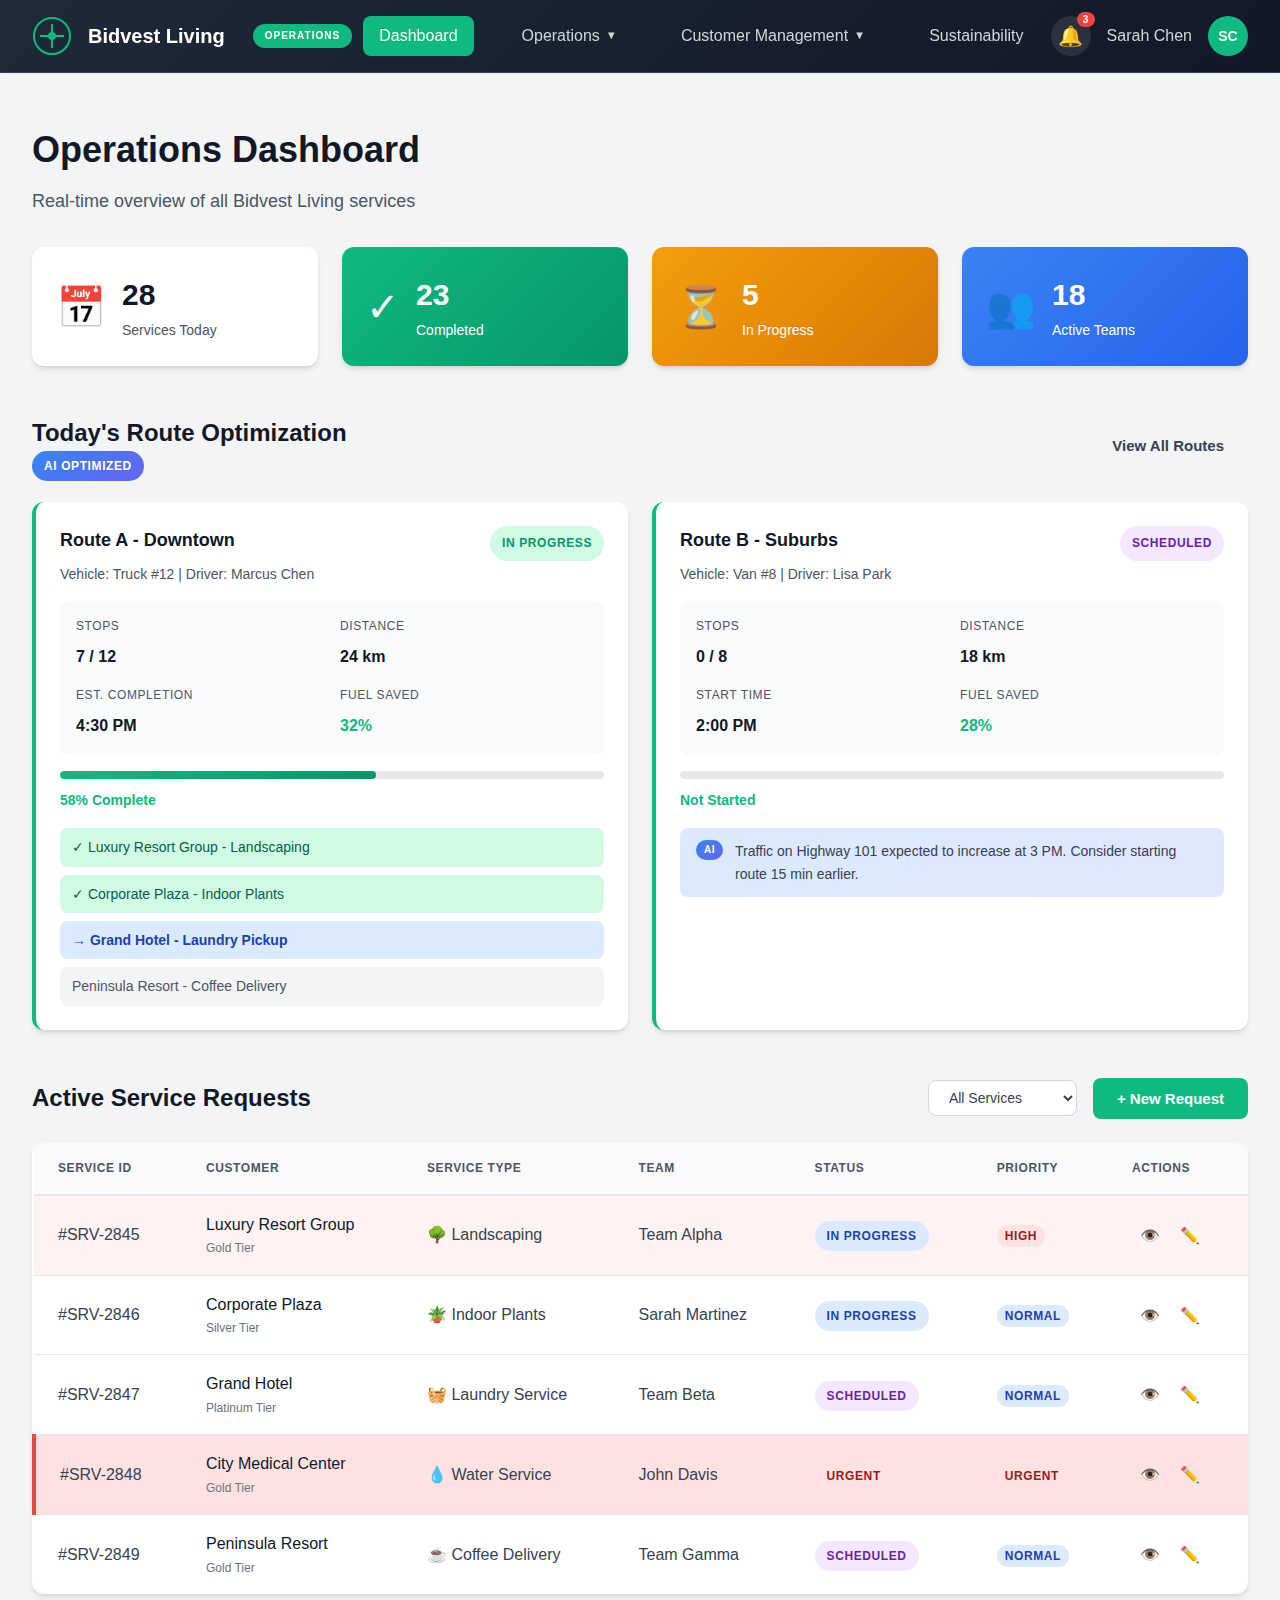
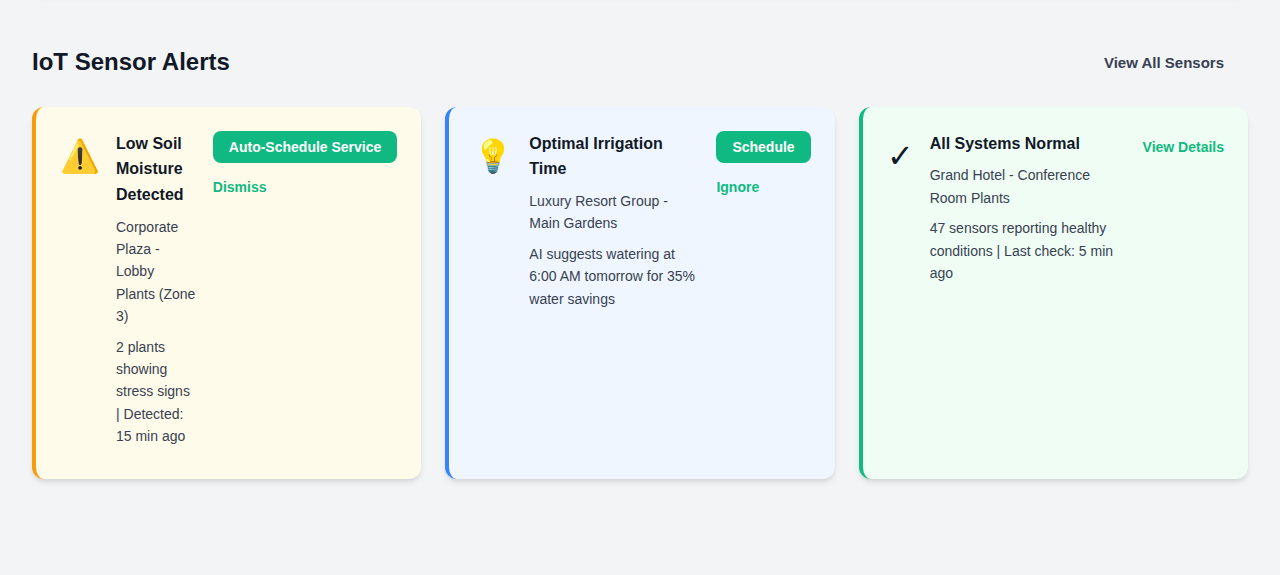
<file: admin.html>
<!DOCTYPE html>
<html lang="en">
<head>
    <meta charset="UTF-8">
    <meta name="viewport" content="width=device-width, initial-scale=1.0">
    <title>Bidvest Living - Operations Dashboard</title>
    <link rel="stylesheet" href="styles.css">
    <link rel="stylesheet" href="admin-styles.css">
    <link rel="stylesheet" href="logistics-styles.css">
</head>
<body>
    <!-- Navigation -->
    <nav class="navbar admin-nav">
        <div class="nav-container">
            <div class="nav-brand">
                <button class="mobile-menu-toggle" aria-label="Toggle menu">☰</button>
                <svg class="logo-icon" viewBox="0 0 40 40" fill="none">
                    <circle cx="20" cy="20" r="18" stroke="currentColor" stroke-width="2"/>
                    <path d="M20 8 L20 32 M8 20 L32 20" stroke="currentColor" stroke-width="2"/>
                    <circle cx="20" cy="20" r="4" fill="currentColor"/>
                </svg>
                <span class="logo-text">Bidvest Living</span>
                <span class="admin-badge">OPERATIONS</span>
            </div>
            <ul class="nav-menu">
                <li class="nav-item">
                    <a href="#" class="nav-link active" data-page="operations">Dashboard</a>
                </li>
                <li class="nav-item nav-dropdown">
                    <a href="#" class="nav-link dropdown-toggle">
                        Operations
                        <span class="dropdown-arrow">▼</span>
                    </a>
                    <ul class="dropdown-menu">
                        <li><a href="#" class="dropdown-link" data-page="logistics">Logistics</a></li>
                        <li><a href="#" class="dropdown-link" data-page="scheduling">Scheduling</a></li>
                        <li><a href="#" class="dropdown-link" data-page="analytics">Analytics</a></li>
                    </ul>
                </li>
                <li class="nav-item nav-dropdown">
                    <a href="#" class="nav-link dropdown-toggle">
                        Customer Management
                        <span class="dropdown-arrow">▼</span>
                    </a>
                    <ul class="dropdown-menu">
                        <li><a href="#" class="dropdown-link" data-page="customers">Customers</a></li>
                        <li><a href="#" class="dropdown-link" data-page="loyalty-mgmt">Loyalty Program</a></li>
                        <li><a href="#" class="dropdown-link" data-page="marketing">Marketing</a></li>
                    </ul>
                </li>
                <li class="nav-item">
                    <a href="#" class="nav-link" data-page="sustainability-mgmt">Sustainability</a>
                </li>
            </ul>
            <div class="nav-user">
                <button class="notification-btn">
                    🔔
                    <span class="notification-badge">3</span>
                </button>
                <span class="user-name">Sarah Chen</span>
                <div class="user-avatar admin-avatar">SC</div>
            </div>
        </div>
    </nav>

    <!-- Mobile Menu Overlay -->
    <div class="mobile-overlay"></div>

    <!-- Main Content -->
    <main class="main-content admin-content">
        <!-- Operations Dashboard Page -->
        <div id="operations" class="page active">
            <!-- Quick Stats -->
            <section class="hero">
                <div class="hero-content">
                    <h1>Operations Dashboard</h1>
                    <p class="hero-subtitle">Real-time overview of all Bidvest Living services</p>
                </div>
                <div class="hero-stats">
                    <div class="stat-card">
                        <div class="stat-icon">📅</div>
                        <div class="stat-info">
                            <div class="stat-value">28</div>
                            <div class="stat-label">Services Today</div>
                        </div>
                    </div>
                    <div class="stat-card success">
                        <div class="stat-icon">✓</div>
                        <div class="stat-info">
                            <div class="stat-value">23</div>
                            <div class="stat-label">Completed</div>
                        </div>
                    </div>
                    <div class="stat-card warning">
                        <div class="stat-icon">⏳</div>
                        <div class="stat-info">
                            <div class="stat-value">5</div>
                            <div class="stat-label">In Progress</div>
                        </div>
                    </div>
                    <div class="stat-card info">
                        <div class="stat-icon">👥</div>
                        <div class="stat-info">
                            <div class="stat-value">18</div>
                            <div class="stat-label">Active Teams</div>
                        </div>
                    </div>
                </div>
            </section>

            <!-- AI Route Optimization -->
            <section class="section">
                <div class="section-header">
                    <div>
                        <h2>Today's Route Optimization</h2>
                        <span class="ai-badge">AI Optimized</span>
                    </div>
                    <button class="btn-secondary">View All Routes</button>
                </div>
                <div class="route-grid">
                    <div class="route-card">
                        <div class="route-header">
                            <div>
                                <h3>Route A - Downtown</h3>
                                <p class="route-meta">Vehicle: Truck #12 | Driver: Marcus Chen</p>
                            </div>
                            <span class="status-badge status-active">In Progress</span>
                        </div>
                        <div class="route-stats">
                            <div class="route-stat">
                                <span class="stat-label">Stops</span>
                                <span class="stat-value">7 / 12</span>
                            </div>
                            <div class="route-stat">
                                <span class="stat-label">Distance</span>
                                <span class="stat-value">24 km</span>
                            </div>
                            <div class="route-stat">
                                <span class="stat-label">Est. Completion</span>
                                <span class="stat-value">4:30 PM</span>
                            </div>
                            <div class="route-stat">
                                <span class="stat-label">Fuel Saved</span>
                                <span class="stat-value success-text">32%</span>
                            </div>
                        </div>
                        <div class="route-progress">
                            <div class="progress-bar">
                                <div class="progress-fill" style="width: 58%"></div>
                            </div>
                            <span class="progress-label">58% Complete</span>
                        </div>
                        <div class="route-stops">
                            <div class="stop completed">✓ Luxury Resort Group - Landscaping</div>
                            <div class="stop completed">✓ Corporate Plaza - Indoor Plants</div>
                            <div class="stop current">→ Grand Hotel - Laundry Pickup</div>
                            <div class="stop pending">Peninsula Resort - Coffee Delivery</div>
                        </div>
                    </div>

                    <div class="route-card">
                        <div class="route-header">
                            <div>
                                <h3>Route B - Suburbs</h3>
                                <p class="route-meta">Vehicle: Van #8 | Driver: Lisa Park</p>
                            </div>
                            <span class="status-badge status-scheduled">Scheduled</span>
                        </div>
                        <div class="route-stats">
                            <div class="route-stat">
                                <span class="stat-label">Stops</span>
                                <span class="stat-value">0 / 8</span>
                            </div>
                            <div class="route-stat">
                                <span class="stat-label">Distance</span>
                                <span class="stat-value">18 km</span>
                            </div>
                            <div class="route-stat">
                                <span class="stat-label">Start Time</span>
                                <span class="stat-value">2:00 PM</span>
                            </div>
                            <div class="route-stat">
                                <span class="stat-label">Fuel Saved</span>
                                <span class="stat-value success-text">28%</span>
                            </div>
                        </div>
                        <div class="route-progress">
                            <div class="progress-bar">
                                <div class="progress-fill" style="width: 0%"></div>
                            </div>
                            <span class="progress-label">Not Started</span>
                        </div>
                        <div class="ai-insight">
                            <span class="ai-badge-sm">AI</span>
                            <p>Traffic on Highway 101 expected to increase at 3 PM. Consider starting route 15 min earlier.</p>
                        </div>
                    </div>
                </div>
            </section>

            <!-- Active Services -->
            <section class="section">
                <div class="section-header">
                    <h2>Active Service Requests</h2>
                    <div class="filter-group">
                        <select class="filter-select">
                            <option>All Services</option>
                            <option>Landscaping</option>
                            <option>Indoor Plants</option>
                            <option>Coffee & Water</option>
                            <option>Laundry</option>
                        </select>
                        <button class="btn-primary">+ New Request</button>
                    </div>
                </div>
                <div class="service-table">
                    <table>
                        <thead>
                            <tr>
                                <th>Service ID</th>
                                <th>Customer</th>
                                <th>Service Type</th>
                                <th>Team</th>
                                <th>Status</th>
                                <th>Priority</th>
                                <th>Actions</th>
                            </tr>
                        </thead>
                        <tbody>
                            <tr class="priority-high">
                                <td>#SRV-2845</td>
                                <td>
                                    <div class="customer-cell">
                                        <span class="customer-name">Luxury Resort Group</span>
                                        <span class="customer-type">Gold Tier</span>
                                    </div>
                                </td>
                                <td>🌳 Landscaping</td>
                                <td>Team Alpha</td>
                                <td><span class="status-badge status-progress">In Progress</span></td>
                                <td><span class="priority-badge priority-high">High</span></td>
                                <td>
                                    <button class="btn-icon" title="View Details">👁️</button>
                                    <button class="btn-icon" title="Edit">✏️</button>
                                </td>
                            </tr>
                            <tr>
                                <td>#SRV-2846</td>
                                <td>
                                    <div class="customer-cell">
                                        <span class="customer-name">Corporate Plaza</span>
                                        <span class="customer-type">Silver Tier</span>
                                    </div>
                                </td>
                                <td>🪴 Indoor Plants</td>
                                <td>Sarah Martinez</td>
                                <td><span class="status-badge status-progress">In Progress</span></td>
                                <td><span class="priority-badge priority-normal">Normal</span></td>
                                <td>
                                    <button class="btn-icon" title="View Details">👁️</button>
                                    <button class="btn-icon" title="Edit">✏️</button>
                                </td>
                            </tr>
                            <tr>
                                <td>#SRV-2847</td>
                                <td>
                                    <div class="customer-cell">
                                        <span class="customer-name">Grand Hotel</span>
                                        <span class="customer-type">Platinum Tier</span>
                                    </div>
                                </td>
                                <td>🧺 Laundry Service</td>
                                <td>Team Beta</td>
                                <td><span class="status-badge status-scheduled">Scheduled</span></td>
                                <td><span class="priority-badge priority-normal">Normal</span></td>
                                <td>
                                    <button class="btn-icon" title="View Details">👁️</button>
                                    <button class="btn-icon" title="Edit">✏️</button>
                                </td>
                            </tr>
                            <tr class="priority-urgent">
                                <td>#SRV-2848</td>
                                <td>
                                    <div class="customer-cell">
                                        <span class="customer-name">City Medical Center</span>
                                        <span class="customer-type">Gold Tier</span>
                                    </div>
                                </td>
                                <td>💧 Water Service</td>
                                <td>John Davis</td>
                                <td><span class="status-badge status-urgent">Urgent</span></td>
                                <td><span class="priority-badge priority-urgent">Urgent</span></td>
                                <td>
                                    <button class="btn-icon" title="View Details">👁️</button>
                                    <button class="btn-icon" title="Edit">✏️</button>
                                </td>
                            </tr>
                            <tr>
                                <td>#SRV-2849</td>
                                <td>
                                    <div class="customer-cell">
                                        <span class="customer-name">Peninsula Resort</span>
                                        <span class="customer-type">Gold Tier</span>
                                    </div>
                                </td>
                                <td>☕ Coffee Delivery</td>
                                <td>Team Gamma</td>
                                <td><span class="status-badge status-scheduled">Scheduled</span></td>
                                <td><span class="priority-badge priority-normal">Normal</span></td>
                                <td>
                                    <button class="btn-icon" title="View Details">👁️</button>
                                    <button class="btn-icon" title="Edit">✏️</button>
                                </td>
                            </tr>
                        </tbody>
                    </table>
                </div>
            </section>

            <!-- IoT Sensors -->
            <section class="section">
                <div class="section-header">
                    <h2>IoT Sensor Alerts</h2>
                    <button class="btn-secondary">View All Sensors</button>
                </div>
                <div class="alert-grid">
                    <div class="alert-card warning">
                        <div class="alert-icon">⚠️</div>
                        <div class="alert-content">
                            <h3>Low Soil Moisture Detected</h3>
                            <p>Corporate Plaza - Lobby Plants (Zone 3)</p>
                            <p class="alert-meta">2 plants showing stress signs | Detected: 15 min ago</p>
                        </div>
                        <div class="alert-actions">
                            <button class="btn-primary-sm">Auto-Schedule Service</button>
                            <button class="btn-link">Dismiss</button>
                        </div>
                    </div>

                    <div class="alert-card info">
                        <div class="alert-icon">💡</div>
                        <div class="alert-content">
                            <h3>Optimal Irrigation Time</h3>
                            <p>Luxury Resort Group - Main Gardens</p>
                            <p class="alert-meta">AI suggests watering at 6:00 AM tomorrow for 35% water savings</p>
                        </div>
                        <div class="alert-actions">
                            <button class="btn-primary-sm">Schedule</button>
                            <button class="btn-link">Ignore</button>
                        </div>
                    </div>

                    <div class="alert-card success">
                        <div class="alert-icon">✓</div>
                        <div class="alert-content">
                            <h3>All Systems Normal</h3>
                            <p>Grand Hotel - Conference Room Plants</p>
                            <p class="alert-meta">47 sensors reporting healthy conditions | Last check: 5 min ago</p>
                        </div>
                        <div class="alert-actions">
                            <button class="btn-link">View Details</button>
                        </div>
                    </div>
                </div>
            </section>
        </div>

        <!-- Logistics Management Page -->
        <div id="logistics" class="page">
            <section class="page-header">
                <h1>Logistics & Fleet Management</h1>
                <p>Data-driven decision-making for operational excellence</p>
            </section>

            <!-- Core Operations KPIs -->
            <section class="section">
                <div class="section-header">
                    <h2>Core Operations KPIs</h2>
                    <select class="filter-select">
                        <option>Today</option>
                        <option>This Week</option>
                        <option>This Month</option>
                        <option>This Quarter</option>
                    </select>
                </div>
                <div class="logistics-kpi-grid">
                    <div class="logistics-kpi-card">
                        <div class="kpi-icon">⏰</div>
                        <div class="kpi-content">
                            <div class="kpi-label">On-Time Delivery Rate</div>
                            <div class="kpi-main-value">96.5%</div>
                            <div class="kpi-trend positive">↑ 2.3% vs last month</div>
                            <div class="kpi-target">Target: 95% | Status: Exceeding</div>
                        </div>
                    </div>

                    <div class="logistics-kpi-card">
                        <div class="kpi-icon">📦</div>
                        <div class="kpi-content">
                            <div class="kpi-label">Avg Delivery Lead Time</div>
                            <div class="kpi-main-value">2.4 hours</div>
                            <div class="kpi-trend positive">↓ 0.3 hrs vs last month</div>
                            <div class="kpi-target">Target: <3 hrs | Status: On Track</div>
                        </div>
                    </div>

                    <div class="logistics-kpi-card">
                        <div class="kpi-icon">🚛</div>
                        <div class="kpi-content">
                            <div class="kpi-label">Vehicle Utilization</div>
                            <div class="kpi-main-value">87%</div>
                            <div class="kpi-trend positive">↑ 5% vs last month</div>
                            <div class="kpi-target">Target: 80% | Status: Exceeding</div>
                        </div>
                    </div>

                    <div class="logistics-kpi-card">
                        <div class="kpi-icon">⭐</div>
                        <div class="kpi-content">
                            <div class="kpi-label">Customer Satisfaction</div>
                            <div class="kpi-main-value">9.2/10</div>
                            <div class="kpi-trend positive">↑ 0.4 pts vs last month</div>
                            <div class="kpi-target">Target: 8.5 | Status: Excellent</div>
                        </div>
                    </div>

                    <div class="logistics-kpi-card">
                        <div class="kpi-icon">♻️</div>
                        <div class="kpi-content">
                            <div class="kpi-label">Carbon Emissions Saved</div>
                            <div class="kpi-main-value">340 kg</div>
                            <div class="kpi-trend positive">↑ 18% via route optimization</div>
                            <div class="kpi-target">Monthly Target: 400kg | 85% Complete</div>
                        </div>
                    </div>

                    <div class="logistics-kpi-card">
                        <div class="kpi-icon">💰</div>
                        <div class="kpi-content">
                            <div class="kpi-label">Cost per Delivery</div>
                            <div class="kpi-main-value">R18.50</div>
                            <div class="kpi-trend positive">↓ R2.30 vs last month</div>
                            <div class="kpi-target">Target: <R20 | Status: Excellent</div>
                        </div>
                    </div>
                </div>
            </section>

            <!-- Fleet Tracking -->
            <section class="section">
                <div class="section-header">
                    <h2>Real-Time Fleet Tracking</h2>
                    <div class="fleet-summary">
                        <span class="fleet-stat">🚗 12 Active | ⏸️ 3 Idle | 🔧 2 Maintenance</span>
                    </div>
                </div>
                <div class="fleet-grid">
                    <div class="fleet-card active">
                        <div class="fleet-header">
                            <div class="fleet-info">
                                <h3>🚛 Truck #12</h3>
                                <span class="fleet-type">3-Ton Truck</span>
                            </div>
                            <span class="status-badge status-active">Active</span>
                        </div>
                        <div class="fleet-details">
                            <div class="fleet-row">
                                <span class="detail-label">Driver:</span>
                                <span class="detail-value">Marcus Chen</span>
                            </div>
                            <div class="fleet-row">
                                <span class="detail-label">Current Route:</span>
                                <span class="detail-value">Route A - Downtown</span>
                            </div>
                            <div class="fleet-row">
                                <span class="detail-label">Progress:</span>
                                <span class="detail-value">7/12 stops completed</span>
                            </div>
                            <div class="fleet-row">
                                <span class="detail-label">ETA:</span>
                                <span class="detail-value">4:30 PM</span>
                            </div>
                            <div class="fleet-row">
                                <span class="detail-label">Fuel Level:</span>
                                <span class="detail-value">
                                    <div class="fuel-gauge">
                                        <div class="fuel-fill" style="width: 68%"></div>
                                    </div>
                                    68%
                                </span>
                            </div>
                            <div class="fleet-row">
                                <span class="detail-label">Today's Distance:</span>
                                <span class="detail-value">42 km</span>
                            </div>
                        </div>
                        <button class="btn-secondary-sm">Track Live</button>
                    </div>

                    <div class="fleet-card active">
                        <div class="fleet-header">
                            <div class="fleet-info">
                                <h3>🚐 Van #8</h3>
                                <span class="fleet-type">Cargo Van</span>
                            </div>
                            <span class="status-badge status-scheduled">Scheduled</span>
                        </div>
                        <div class="fleet-details">
                            <div class="fleet-row">
                                <span class="detail-label">Driver:</span>
                                <span class="detail-value">Lisa Park</span>
                            </div>
                            <div class="fleet-row">
                                <span class="detail-label">Next Route:</span>
                                <span class="detail-value">Route B - Suburbs</span>
                            </div>
                            <div class="fleet-row">
                                <span class="detail-label">Departure:</span>
                                <span class="detail-value">2:00 PM</span>
                            </div>
                            <div class="fleet-row">
                                <span class="detail-label">Planned Stops:</span>
                                <span class="detail-value">8 locations</span>
                            </div>
                            <div class="fleet-row">
                                <span class="detail-label">Fuel Level:</span>
                                <span class="detail-value">
                                    <div class="fuel-gauge">
                                        <div class="fuel-fill" style="width: 92%"></div>
                                    </div>
                                    92%
                                </span>
                            </div>
                            <div class="fleet-row">
                                <span class="detail-label">Est. Distance:</span>
                                <span class="detail-value">18 km</span>
                            </div>
                        </div>
                        <button class="btn-secondary-sm">View Route</button>
                    </div>

                    <div class="fleet-card eco">
                        <div class="fleet-header">
                            <div class="fleet-info">
                                <h3>🔋 EV Van #3</h3>
                                <span class="fleet-type">Electric Van</span>
                            </div>
                            <span class="status-badge status-active">Active</span>
                            <span class="eco-badge">ECO</span>
                        </div>
                        <div class="fleet-details">
                            <div class="fleet-row">
                                <span class="detail-label">Driver:</span>
                                <span class="detail-value">John Davis</span>
                            </div>
                            <div class="fleet-row">
                                <span class="detail-label">Current Route:</span>
                                <span class="detail-value">Plant Care - City Center</span>
                            </div>
                            <div class="fleet-row">
                                <span class="detail-label">Progress:</span>
                                <span class="detail-value">3/5 stops completed</span>
                            </div>
                            <div class="fleet-row">
                                <span class="detail-label">Battery Level:</span>
                                <span class="detail-value">
                                    <div class="fuel-gauge battery">
                                        <div class="fuel-fill" style="width: 54%"></div>
                                    </div>
                                    54%
                                </span>
                            </div>
                            <div class="fleet-row">
                                <span class="detail-label">Range Remaining:</span>
                                <span class="detail-value">87 km</span>
                            </div>
                            <div class="fleet-row">
                                <span class="detail-label">CO₂ Saved Today:</span>
                                <span class="detail-value success-text">12 kg</span>
                            </div>
                        </div>
                        <button class="btn-secondary-sm">Track Live</button>
                    </div>

                    <div class="fleet-card maintenance">
                        <div class="fleet-header">
                            <div class="fleet-info">
                                <h3>🚛 Truck #5</h3>
                                <span class="fleet-type">3-Ton Truck</span>
                            </div>
                            <span class="status-badge status-maintenance">Maintenance</span>
                        </div>
                        <div class="fleet-details">
                            <div class="fleet-row">
                                <span class="detail-label">Status:</span>
                                <span class="detail-value">Scheduled Service</span>
                            </div>
                            <div class="fleet-row">
                                <span class="detail-label">Service Type:</span>
                                <span class="detail-value">Oil Change + Inspection</span>
                            </div>
                            <div class="fleet-row">
                                <span class="detail-label">Expected Return:</span>
                                <span class="detail-value">Tomorrow 8:00 AM</span>
                            </div>
                            <div class="fleet-row">
                                <span class="detail-label">Last Service:</span>
                                <span class="detail-value">45 days ago</span>
                            </div>
                            <div class="fleet-row">
                                <span class="detail-label">Total Mileage:</span>
                                <span class="detail-value">45,230 km</span>
                            </div>
                        </div>
                        <button class="btn-secondary-sm">View History</button>
                    </div>
                </div>
            </section>

            <!-- Resource Management -->
            <section class="section">
                <div class="section-header">
                    <h2>Resource Allocation & Planning</h2>
                    <button class="btn-primary">Optimize Resources</button>
                </div>
                <div class="resource-dashboard">
                    <div class="resource-card">
                        <h3>Team Allocation</h3>
                        <div class="resource-breakdown">
                            <div class="resource-item">
                                <span class="resource-label">Landscaping Teams</span>
                                <div class="resource-bar">
                                    <div class="resource-fill" style="width: 85%"></div>
                                    <span class="resource-value">85% Utilized</span>
                                </div>
                            </div>
                            <div class="resource-item">
                                <span class="resource-label">Plant Care Specialists</span>
                                <div class="resource-bar">
                                    <div class="resource-fill" style="width: 72%"></div>
                                    <span class="resource-value">72% Utilized</span>
                                </div>
                            </div>
                            <div class="resource-item">
                                <span class="resource-label">Delivery Drivers</span>
                                <div class="resource-bar">
                                    <div class="resource-fill" style="width: 91%"></div>
                                    <span class="resource-value">91% Utilized</span>
                                </div>
                            </div>
                            <div class="resource-item">
                                <span class="resource-label">Laundry Staff</span>
                                <div class="resource-bar">
                                    <div class="resource-fill" style="width: 68%"></div>
                                    <span class="resource-value">68% Utilized</span>
                                </div>
                            </div>
                        </div>
                    </div>

                    <div class="resource-card">
                        <h3>Equipment Availability</h3>
                        <div class="equipment-grid">
                            <div class="equipment-stat">
                                <div class="equipment-icon">🚛</div>
                                <div class="equipment-count">12/15</div>
                                <div class="equipment-label">Trucks Available</div>
                            </div>
                            <div class="equipment-stat">
                                <div class="equipment-icon">🚐</div>
                                <div class="equipment-count">8/10</div>
                                <div class="equipment-label">Vans Available</div>
                            </div>
                            <div class="equipment-stat">
                                <div class="equipment-icon">🔋</div>
                                <div class="equipment-count">3/4</div>
                                <div class="equipment-label">EVs Available</div>
                            </div>
                            <div class="equipment-stat">
                                <div class="equipment-icon">🌱</div>
                                <div class="equipment-count">24/28</div>
                                <div class="equipment-label">Equipment Sets</div>
                            </div>
                        </div>
                    </div>

                    <div class="resource-card">
                        <h3>Capacity Forecast (Next 7 Days)</h3>
                        <div class="capacity-chart">
                            <div class="capacity-bar">
                                <span class="day-label">Mon</span>
                                <div class="capacity-visual">
                                    <div class="capacity-used" style="width: 92%"></div>
                                </div>
                                <span class="capacity-percent">92%</span>
                            </div>
                            <div class="capacity-bar">
                                <span class="day-label">Tue</span>
                                <div class="capacity-visual">
                                    <div class="capacity-used" style="width: 78%"></div>
                                </div>
                                <span class="capacity-percent">78%</span>
                            </div>
                            <div class="capacity-bar">
                                <span class="day-label">Wed</span>
                                <div class="capacity-visual">
                                    <div class="capacity-used" style="width: 85%"></div>
                                </div>
                                <span class="capacity-percent">85%</span>
                            </div>
                            <div class="capacity-bar">
                                <span class="day-label">Thu</span>
                                <div class="capacity-visual">
                                    <div class="capacity-used" style="width: 67%"></div>
                                </div>
                                <span class="capacity-percent">67%</span>
                            </div>
                            <div class="capacity-bar">
                                <span class="day-label">Fri</span>
                                <div class="capacity-visual">
                                    <div class="capacity-used" style="width: 88%"></div>
                                </div>
                                <span class="capacity-percent">88%</span>
                            </div>
                            <div class="capacity-bar">
                                <span class="day-label">Sat</span>
                                <div class="capacity-visual">
                                    <div class="capacity-used warning" style="width: 45%"></div>
                                </div>
                                <span class="capacity-percent">45%</span>
                            </div>
                            <div class="capacity-bar">
                                <span class="day-label">Sun</span>
                                <div class="capacity-visual">
                                    <div class="capacity-used warning" style="width: 28%"></div>
                                </div>
                                <span class="capacity-percent">28%</span>
                            </div>
                        </div>
                    </div>
                </div>
            </section>

            <!-- Strategic Insights -->
            <section class="section">
                <div class="section-header">
                    <h2>Strategic Operational Insights</h2>
                    <span class="ai-badge">AI-Powered</span>
                </div>
                <div class="insights-grid">
                    <div class="insight-card excellence">
                        <div class="insight-icon">🎯</div>
                        <div class="insight-content">
                            <h3>Operational Excellence</h3>
                            <p class="insight-quote">"Our logistics operations form the backbone of customer experience, ensuring right-time and right-quality delivery."</p>
                            <div class="insight-metrics">
                                <span class="metric-badge">96.5% On-Time Rate</span>
                                <span class="metric-badge">9.2/10 Satisfaction</span>
                            </div>
                        </div>
                    </div>

                    <div class="insight-card sustainability">
                        <div class="insight-icon">♻️</div>
                        <div class="insight-content">
                            <h3>Sustainability Balance</h3>
                            <p class="insight-quote">"We are prioritising a balance between operational efficiency, sustainability, and service innovation."</p>
                            <div class="insight-metrics">
                                <span class="metric-badge">340kg CO₂ Saved/Week</span>
                                <span class="metric-badge">3 EV Vehicles Active</span>
                            </div>
                        </div>
                    </div>

                    <div class="insight-card integration">
                        <div class="insight-icon">🔗</div>
                        <div class="insight-content">
                            <h3>Integrated Ecosystem</h3>
                            <p class="insight-quote">"Our integrated logistics ecosystem aligns performance with customer expectations and environmental goals."</p>
                            <div class="insight-metrics">
                                <span class="metric-badge">6 Services Unified</span>
                                <span class="metric-badge">87% Fleet Utilization</span>
                            </div>
                        </div>
                    </div>
                </div>
            </section>

            <!-- Latest Trends Implementation -->
            <section class="section">
                <div class="section-header">
                    <h2>Technology & Innovation Deployment</h2>
                </div>
                <div class="trends-grid">
                    <div class="trend-card active">
                        <div class="trend-header">
                            <span class="trend-icon">🤖</span>
                            <span class="status-badge status-active">Active</span>
                        </div>
                        <h3>AI-Powered Predictive Scheduling</h3>
                        <p>Accurate service planning with machine learning demand forecasting</p>
                        <div class="trend-impact">
                            <span class="impact-stat">↑ 22% Accuracy</span>
                            <span class="impact-stat">-18% Empty Miles</span>
                        </div>
                    </div>

                    <div class="trend-card active">
                        <div class="trend-header">
                            <span class="trend-icon">🌿</span>
                            <span class="status-badge status-active">Active</span>
                        </div>
                        <h3>Green Logistics</h3>
                        <p>Eco-friendly vehicles and reusable packaging across all service lines</p>
                        <div class="trend-impact">
                            <span class="impact-stat">3 EV Vehicles</span>
                            <span class="impact-stat">-24% Emissions</span>
                        </div>
                    </div>

                    <div class="trend-card active">
                        <div class="trend-header">
                            <span class="trend-icon">📡</span>
                            <span class="status-badge status-active">Active</span>
                        </div>
                        <h3>IoT Monitoring</h3>
                        <p>Real-time stock, equipment, and environmental monitoring with sensors</p>
                        <div class="trend-impact">
                            <span class="impact-stat">350+ Sensors</span>
                            <span class="impact-stat">Real-Time Data</span>
                        </div>
                    </div>

                    <div class="trend-card active">
                        <div class="trend-header">
                            <span class="trend-icon">📊</span>
                            <span class="status-badge status-active">Active</span>
                        </div>
                        <h3>Digital Logistics Dashboard</h3>
                        <p>Live tracking and analytics providing complete visibility to operations and customers</p>
                        <div class="trend-impact">
                            <span class="impact-stat">100% Visibility</span>
                            <span class="impact-stat">Real-Time Updates</span>
                        </div>
                    </div>
                </div>
            </section>
        </div>

        <!-- Scheduling Page -->
        <div id="scheduling" class="page">
            <section class="page-header">
                <h1>Service Scheduling</h1>
                <p>Manage and optimize service appointments</p>
            </section>

            <!-- Calendar View -->
            <section class="section">
                <div class="section-header">
                    <h2>Weekly Schedule</h2>
                    <div class="calendar-controls">
                        <button class="btn-icon">◀</button>
                        <span class="current-week">Oct 14 - Oct 20, 2025</span>
                        <button class="btn-icon">▶</button>
                        <button class="btn-secondary">Today</button>
                    </div>
                </div>
                <div class="calendar-grid">
                    <div class="calendar-day">
                        <div class="day-header">
                            <div class="day-name">MON</div>
                            <div class="day-date">14</div>
                        </div>
                        <div class="day-events">
                            <div class="event landscaping">
                                <div class="event-time">8:00 AM</div>
                                <div class="event-title">Luxury Resort - Landscaping</div>
                                <div class="event-team">Team Alpha</div>
                            </div>
                            <div class="event plants">
                                <div class="event-time">10:30 AM</div>
                                <div class="event-title">Corporate Plaza - Plants</div>
                                <div class="event-team">Sarah M.</div>
                            </div>
                            <div class="event coffee">
                                <div class="event-time">2:00 PM</div>
                                <div class="event-title">Grand Hotel - Coffee</div>
                                <div class="event-team">Team Gamma</div>
                            </div>
                        </div>
                    </div>

                    <div class="calendar-day">
                        <div class="day-header">
                            <div class="day-name">TUE</div>
                            <div class="day-date">15</div>
                        </div>
                        <div class="day-events">
                            <div class="event plants">
                                <div class="event-time">9:00 AM</div>
                                <div class="event-title">Medical Center - Plants</div>
                                <div class="event-team">John D.</div>
                            </div>
                            <div class="event laundry">
                                <div class="event-time">1:00 PM</div>
                                <div class="event-title">Peninsula Resort - Laundry</div>
                                <div class="event-team">Team Beta</div>
                            </div>
                        </div>
                    </div>

                    <div class="calendar-day">
                        <div class="day-header">
                            <div class="day-name">WED</div>
                            <div class="day-date">16</div>
                        </div>
                        <div class="day-events">
                            <div class="event landscaping">
                                <div class="event-time">7:30 AM</div>
                                <div class="event-title">Business Park - Landscaping</div>
                                <div class="event-team">Team Alpha</div>
                            </div>
                            <div class="event amenities">
                                <div class="event-time">11:00 AM</div>
                                <div class="event-title">Boutique Hotel - Amenities</div>
                                <div class="event-team">Lisa P.</div>
                            </div>
                        </div>
                    </div>

                    <div class="calendar-day">
                        <div class="day-header">
                            <div class="day-name">THU</div>
                            <div class="day-date">17</div>
                        </div>
                        <div class="day-events">
                            <div class="event plants">
                                <div class="event-time">10:00 AM</div>
                                <div class="event-title">Tech Campus - Plants</div>
                                <div class="event-team">Sarah M.</div>
                            </div>
                        </div>
                    </div>

                    <div class="calendar-day">
                        <div class="day-header">
                            <div class="day-name">FRI</div>
                            <div class="day-date">18</div>
                        </div>
                        <div class="day-events">
                            <div class="event laundry">
                                <div class="event-time">9:00 AM</div>
                                <div class="event-title">Luxury Resort - Laundry</div>
                                <div class="event-team">Team Beta</div>
                            </div>
                            <div class="event garment">
                                <div class="event-time">2:30 PM</div>
                                <div class="event-title">Corporate HQ - Garment</div>
                                <div class="event-team">Mike R.</div>
                            </div>
                        </div>
                    </div>
                </div>
            </section>

            <!-- AI Scheduling Suggestions -->
            <section class="section">
                <div class="section-header">
                    <h2>AI Scheduling Suggestions</h2>
                    <span class="ai-badge">Powered by AI</span>
                </div>
                <div class="suggestions-list">
                    <div class="suggestion-card">
                        <div class="suggestion-icon">🎯</div>
                        <div class="suggestion-content">
                            <h3>Consolidate Downtown Routes</h3>
                            <p>Combine 3 separate visits to downtown area on Tuesday. Save 45 min travel time and reduce fuel consumption by 22%.</p>
                            <div class="suggestion-impact">
                                <span class="impact-item">⏱️ 45 min saved</span>
                                <span class="impact-item">⛽ 22% fuel reduction</span>
                                <span class="impact-item">♻️ 12 kg CO₂ avoided</span>
                            </div>
                        </div>
                        <button class="btn-primary-sm">Apply</button>
                    </div>

                    <div class="suggestion-card">
                        <div class="suggestion-icon">📊</div>
                        <div class="suggestion-content">
                            <h3>Shift Plant Care to Morning</h3>
                            <p>Historical data shows morning plant services have 15% higher satisfaction scores. Suggest rescheduling 4 afternoon appointments.</p>
                            <div class="suggestion-impact">
                                <span class="impact-item">⭐ +15% satisfaction</span>
                                <span class="impact-item">👥 4 customers affected</span>
                            </div>
                        </div>
                        <button class="btn-primary-sm">Review</button>
                    </div>
                </div>
            </section>
        </div>

        <!-- Customers Page -->
        <div id="customers" class="page">
            <section class="page-header">
                <h1>Customer Management</h1>
                <p>View and manage customer accounts and service subscriptions</p>
            </section>

            <!-- Customer Filters -->
            <section class="section">
                <div class="filter-bar">
                    <input type="search" class="search-input" placeholder="Search customers...">
                    <select class="filter-select">
                        <option>All Tiers</option>
                        <option>Platinum</option>
                        <option>Gold</option>
                        <option>Silver</option>
                        <option>Bronze</option>
                    </select>
                    <select class="filter-select">
                        <option>All Segments</option>
                        <option>Luxury Hotels</option>
                        <option>Corporate</option>
                        <option>Healthcare</option>
                        <option>Residential</option>
                    </select>
                    <button class="btn-primary">+ Add Customer</button>
                </div>
            </section>

            <!-- Customer List -->
            <section class="section">
                <div class="customer-grid">
                    <div class="customer-card platinum">
                        <div class="customer-header">
                            <div class="customer-avatar">LR</div>
                            <div class="customer-info">
                                <h3>Luxury Resort Group</h3>
                                <p class="customer-segment">Luxury Hotels</p>
                            </div>
                            <span class="tier-badge platinum">Platinum</span>
                        </div>
                        <div class="customer-services">
                            <span class="service-tag">🌳 Landscaping</span>
                            <span class="service-tag">🪴 Indoor Plants</span>
                            <span class="service-tag">☕ Coffee/Water</span>
                            <span class="service-tag">🧴 Amenities</span>
                            <span class="service-tag">🧺 Laundry</span>
                            <span class="service-tag">👔 Garment</span>
                        </div>
                        <div class="customer-stats">
                            <div class="stat">
                                <span class="stat-label">Monthly Revenue</span>
                                <span class="stat-value">R12,450</span>
                            </div>
                            <div class="stat">
                                <span class="stat-label">Member Since</span>
                                <span class="stat-value">Jan 2023</span>
                            </div>
                            <div class="stat">
                                <span class="stat-label">Satisfaction</span>
                                <span class="stat-value">9.8/10</span>
                            </div>
                        </div>
                        <div class="customer-actions">
                            <button class="btn-secondary-sm">View Details</button>
                            <button class="btn-link">Contact</button>
                        </div>
                    </div>

                    <div class="customer-card gold">
                        <div class="customer-header">
                            <div class="customer-avatar">CP</div>
                            <div class="customer-info">
                                <h3>Corporate Plaza</h3>
                                <p class="customer-segment">Corporate Office</p>
                            </div>
                            <span class="tier-badge gold">Gold</span>
                        </div>
                        <div class="customer-services">
                            <span class="service-tag">🌳 Landscaping</span>
                            <span class="service-tag">🪴 Indoor Plants</span>
                            <span class="service-tag">☕ Coffee/Water</span>
                            <span class="service-tag">👔 Garment</span>
                        </div>
                        <div class="customer-stats">
                            <div class="stat">
                                <span class="stat-label">Monthly Revenue</span>
                                <span class="stat-value">R8,250</span>
                            </div>
                            <div class="stat">
                                <span class="stat-label">Member Since</span>
                                <span class="stat-value">Mar 2024</span>
                            </div>
                            <div class="stat">
                                <span class="stat-label">Satisfaction</span>
                                <span class="stat-value">9.2/10</span>
                            </div>
                        </div>
                        <div class="customer-actions">
                            <button class="btn-secondary-sm">View Details</button>
                            <button class="btn-link">Contact</button>
                        </div>
                    </div>

                    <div class="customer-card gold">
                        <div class="customer-header">
                            <div class="customer-avatar">MC</div>
                            <div class="customer-info">
                                <h3>City Medical Center</h3>
                                <p class="customer-segment">Healthcare</p>
                            </div>
                            <span class="tier-badge gold">Gold</span>
                        </div>
                        <div class="customer-services">
                            <span class="service-tag">🌳 Landscaping</span>
                            <span class="service-tag">🪴 Indoor Plants</span>
                            <span class="service-tag">💧 Water</span>
                            <span class="service-tag">🧺 Laundry</span>
                        </div>
                        <div class="customer-stats">
                            <div class="stat">
                                <span class="stat-label">Monthly Revenue</span>
                                <span class="stat-value">R9,800</span>
                            </div>
                            <div class="stat">
                                <span class="stat-label">Member Since</span>
                                <span class="stat-value">Jun 2023</span>
                            </div>
                            <div class="stat">
                                <span class="stat-label">Satisfaction</span>
                                <span class="stat-value">9.5/10</span>
                            </div>
                        </div>
                        <div class="customer-actions">
                            <button class="btn-secondary-sm">View Details</button>
                            <button class="btn-link">Contact</button>
                        </div>
                    </div>

                    <div class="customer-card silver">
                        <div class="customer-header">
                            <div class="customer-avatar">PR</div>
                            <div class="customer-info">
                                <h3>Peninsula Resort</h3>
                                <p class="customer-segment">Luxury Hotels</p>
                            </div>
                            <span class="tier-badge silver">Silver</span>
                        </div>
                        <div class="customer-services">
                            <span class="service-tag">🌳 Landscaping</span>
                            <span class="service-tag">☕ Coffee/Water</span>
                            <span class="service-tag">🧺 Laundry</span>
                        </div>
                        <div class="customer-stats">
                            <div class="stat">
                                <span class="stat-label">Monthly Revenue</span>
                                <span class="stat-value">R5,400</span>
                            </div>
                            <div class="stat">
                                <span class="stat-label">Member Since</span>
                                <span class="stat-value">Sep 2024</span>
                            </div>
                            <div class="stat">
                                <span class="stat-label">Satisfaction</span>
                                <span class="stat-value">8.9/10</span>
                            </div>
                        </div>
                        <div class="customer-actions">
                            <button class="btn-secondary-sm">View Details</button>
                            <button class="btn-link">Contact</button>
                        </div>
                    </div>
                </div>
            </section>
        </div>

        <!-- Loyalty Program Management Page -->
        <div id="loyalty-mgmt" class="page">
            <section class="page-header">
                <h1>Loyalty Program Management</h1>
                <p>Monitor and manage customer loyalty tiers, rewards, and engagement</p>
            </section>

            <!-- Program Overview KPIs -->
            <section class="section">
                <h2>Loyalty Program Performance</h2>
                <div class="loyalty-kpi-grid">
                    <div class="loyalty-kpi-card">
                        <div class="kpi-icon">👥</div>
                        <div class="kpi-content">
                            <div class="kpi-label">Active Members</div>
                            <div class="kpi-main-value">142</div>
                            <div class="kpi-trend positive">↑ 23 new this quarter</div>
                            <div class="kpi-target">Target: 150 | 95% Complete</div>
                        </div>
                    </div>

                    <div class="loyalty-kpi-card">
                        <div class="kpi-icon">💎</div>
                        <div class="kpi-content">
                            <div class="kpi-label">Platinum Tier Members</div>
                            <div class="kpi-main-value">18</div>
                            <div class="kpi-trend positive">↑ 3 upgrades this month</div>
                            <div class="kpi-target">12.7% of total members</div>
                        </div>
                    </div>

                    <div class="loyalty-kpi-card">
                        <div class="kpi-icon">📈</div>
                        <div class="kpi-content">
                            <div class="kpi-label">Avg Services per Customer</div>
                            <div class="kpi-main-value">3.8</div>
                            <div class="kpi-trend positive">↑ 0.4 vs last quarter</div>
                            <div class="kpi-target">Target: 4.0 | Nearly There!</div>
                        </div>
                    </div>

                    <div class="loyalty-kpi-card">
                        <div class="kpi-icon">💰</div>
                        <div class="kpi-content">
                            <div class="kpi-label">Rewards Redeemed (MTD)</div>
                            <div class="kpi-main-value">R12,450</div>
                            <div class="kpi-trend neutral">Within budget</div>
                            <div class="kpi-target">Budget: R15,000 | 83% utilized</div>
                        </div>
                    </div>

                    <div class="loyalty-kpi-card">
                        <div class="kpi-icon">🔄</div>
                        <div class="kpi-content">
                            <div class="kpi-label">Customer Retention Rate</div>
                            <div class="kpi-main-value">94%</div>
                            <div class="kpi-trend positive">↑ 3% vs industry avg</div>
                            <div class="kpi-target">Industry Avg: 85% | Excellent!</div>
                        </div>
                    </div>

                    <div class="loyalty-kpi-card">
                        <div class="kpi-icon">🎁</div>
                        <div class="kpi-content">
                            <div class="kpi-label">Referral Conversions</div>
                            <div class="kpi-main-value">28</div>
                            <div class="kpi-trend positive">↑ 12 this quarter</div>
                            <div class="kpi-target">19.7% of new business</div>
                        </div>
                    </div>
                </div>
            </section>

            <!-- Tier Distribution -->
            <section class="section">
                <div class="section-header">
                    <h2>Customer Tier Distribution</h2>
                    <select class="filter-select">
                        <option>All Time</option>
                        <option>This Year</option>
                        <option>This Quarter</option>
                    </select>
                </div>
                <div class="tier-distribution-grid">
                    <div class="tier-card bronze-card">
                        <div class="tier-card-header">
                            <h3>Bronze Tier</h3>
                            <span class="tier-badge bronze">2 Services</span>
                        </div>
                        <div class="tier-stats">
                            <div class="tier-count">45 Customers</div>
                            <div class="tier-percentage">31.7%</div>
                        </div>
                        <div class="tier-benefits-list">
                            <p>Benefits: 5% discount</p>
                        </div>
                        <div class="tier-revenue">
                            <span class="revenue-label">Monthly Revenue:</span>
                            <span class="revenue-value">R45,800</span>
                        </div>
                        <button class="btn-secondary-sm">View Customers</button>
                    </div>

                    <div class="tier-card silver-card">
                        <div class="tier-card-header">
                            <h3>Silver Tier</h3>
                            <span class="tier-badge silver">3 Services</span>
                        </div>
                        <div class="tier-stats">
                            <div class="tier-count">52 Customers</div>
                            <div class="tier-percentage">36.6%</div>
                        </div>
                        <div class="tier-benefits-list">
                            <p>Benefits: 10% discount, Single invoice</p>
                        </div>
                        <div class="tier-revenue">
                            <span class="revenue-label">Monthly Revenue:</span>
                            <span class="revenue-value">R89,200</span>
                        </div>
                        <button class="btn-secondary-sm">View Customers</button>
                    </div>

                    <div class="tier-card gold-card">
                        <div class="tier-card-header">
                            <h3>Gold Tier</h3>
                            <span class="tier-badge gold">4-5 Services</span>
                        </div>
                        <div class="tier-stats">
                            <div class="tier-count">27 Customers</div>
                            <div class="tier-percentage">19.0%</div>
                        </div>
                        <div class="tier-benefits-list">
                            <p>Benefits: 15% discount, Priority scheduling, QBRs</p>
                        </div>
                        <div class="tier-revenue">
                            <span class="revenue-label">Monthly Revenue:</span>
                            <span class="revenue-value">R112,500</span>
                        </div>
                        <button class="btn-secondary-sm">View Customers</button>
                    </div>

                    <div class="tier-card platinum-card">
                        <div class="tier-card-header">
                            <h3>Platinum Tier</h3>
                            <span class="tier-badge platinum">All 6 Services</span>
                        </div>
                        <div class="tier-stats">
                            <div class="tier-count">18 Customers</div>
                            <div class="tier-percentage">12.7%</div>
                        </div>
                        <div class="tier-benefits-list">
                            <p>Benefits: 20% discount, VIP events, Strategic Partner</p>
                        </div>
                        <div class="tier-revenue">
                            <span class="revenue-label">Monthly Revenue:</span>
                            <span class="revenue-value">R152,850</span>
                        </div>
                        <button class="btn-secondary-sm">View Customers</button>
                    </div>
                </div>
            </section>

            <!-- Upgrade Opportunities -->
            <section class="section">
                <div class="section-header">
                    <h2>Tier Upgrade Opportunities</h2>
                    <p class="section-subtitle">Customers close to next tier - prioritize for upsell</p>
                </div>
                <div class="service-table">
                    <table>
                        <thead>
                            <tr>
                                <th>Customer</th>
                                <th>Current Tier</th>
                                <th>Services Contracted</th>
                                <th>Next Tier</th>
                                <th>Potential Add-On</th>
                                <th>Potential Revenue</th>
                                <th>Action</th>
                            </tr>
                        </thead>
                        <tbody>
                            <tr>
                                <td>
                                    <div class="customer-cell">
                                        <span class="customer-name">Corporate Plaza</span>
                                        <span class="customer-type">Gold (4 services)</span>
                                    </div>
                                </td>
                                <td><span class="tier-badge gold">Gold</span></td>
                                <td>4/6</td>
                                <td><span class="tier-badge platinum">Platinum</span></td>
                                <td>Laundry + Amenities</td>
                                <td>+R2,400/month</td>
                                <td>
                                    <button class="btn-primary-sm">Contact</button>
                                    <button class="btn-link">View History</button>
                                </td>
                            </tr>
                            <tr>
                                <td>
                                    <div class="customer-cell">
                                        <span class="customer-name">Peninsula Resort</span>
                                        <span class="customer-type">Silver (3 services)</span>
                                    </div>
                                </td>
                                <td><span class="tier-badge silver">Silver</span></td>
                                <td>3/6</td>
                                <td><span class="tier-badge gold">Gold</span></td>
                                <td>Indoor Plants</td>
                                <td>+R850/month</td>
                                <td>
                                    <button class="btn-primary-sm">Contact</button>
                                    <button class="btn-link">View History</button>
                                </td>
                            </tr>
                            <tr>
                                <td>
                                    <div class="customer-cell">
                                        <span class="customer-name">Tech Campus</span>
                                        <span class="customer-type">Bronze (2 services)</span>
                                    </div>
                                </td>
                                <td><span class="tier-badge bronze">Bronze</span></td>
                                <td>2/6</td>
                                <td><span class="tier-badge silver">Silver</span></td>
                                <td>Coffee & Water</td>
                                <td>+R650/month</td>
                                <td>
                                    <button class="btn-primary-sm">Contact</button>
                                    <button class="btn-link">View History</button>
                                </td>
                            </tr>
                        </tbody>
                    </table>
                </div>
            </section>

            <!-- Rewards Redemption Tracking -->
            <section class="section">
                <div class="section-header">
                    <h2>Recent Rewards Redemptions</h2>
                    <button class="btn-secondary">View All</button>
                </div>
                <div class="service-table">
                    <table>
                        <thead>
                            <tr>
                                <th>Date</th>
                                <th>Customer</th>
                                <th>Reward Type</th>
                                <th>Points Used</th>
                                <th>Value</th>
                                <th>Status</th>
                            </tr>
                        </thead>
                        <tbody>
                            <tr>
                                <td>Oct 12, 2025</td>
                                <td>Luxury Resort Group</td>
                                <td>Free Coffee Supply</td>
                                <td>500</td>
                                <td>R150</td>
                                <td><span class="status-badge status-completed">Fulfilled</span></td>
                            </tr>
                            <tr>
                                <td>Oct 10, 2025</td>
                                <td>Corporate Plaza</td>
                                <td>Service Credit</td>
                                <td>1,000</td>
                                <td>R100</td>
                                <td><span class="status-badge status-progress">Processing</span></td>
                            </tr>
                            <tr>
                                <td>Oct 8, 2025</td>
                                <td>Peninsula Resort</td>
                                <td>Plant Refresh Package</td>
                                <td>600</td>
                                <td>R180</td>
                                <td><span class="status-badge status-completed">Fulfilled</span></td>
                            </tr>
                        </tbody>
                    </table>
                </div>
            </section>
        </div>

        <!-- Marketing & Business Development Page -->
        <div id="marketing" class="page">
            <section class="page-header">
                <h1>Marketing & Business Development</h1>
                <p>Track marketing performance, sales pipeline, and growth initiatives</p>
            </section>

            <!-- Marketing KPIs -->
            <section class="section">
                <h2>Marketing Performance Metrics</h2>
                <div class="logistics-kpi-grid">
                    <div class="logistics-kpi-card">
                        <div class="kpi-icon">📊</div>
                        <div class="kpi-content">
                            <div class="kpi-label">Tender Win Rate</div>
                            <div class="kpi-main-value">68%</div>
                            <div class="kpi-trend positive">↑ 5% vs last quarter</div>
                            <div class="kpi-target">Target: 65% | Exceeding</div>
                        </div>
                    </div>

                    <div class="logistics-kpi-card">
                        <div class="kpi-icon">📈</div>
                        <div class="kpi-content">
                            <div class="kpi-label">Proposal Conversion Rate</div>
                            <div class="kpi-main-value">42%</div>
                            <div class="kpi-trend positive">↑ 8% growth</div>
                            <div class="kpi-target">Target: 40% | On Track</div>
                        </div>
                    </div>

                    <div class="logistics-kpi-card">
                        <div class="kpi-icon">💼</div>
                        <div class="kpi-content">
                            <div class="kpi-label">Pipeline Value</div>
                            <div class="kpi-main-value">R2.8M</div>
                            <div class="kpi-trend positive">↑ R450K vs last month</div>
                            <div class="kpi-target">Weighted: R1.2M expected close</div>
                        </div>
                    </div>

                    <div class="logistics-kpi-card">
                        <div class="kpi-icon">🎯</div>
                        <div class="kpi-content">
                            <div class="kpi-label">Bundle Adoption Rate</div>
                            <div class="kpi-main-value">68%</div>
                            <div class="kpi-trend positive">↑ 15% QoQ</div>
                            <div class="kpi-target">Customers using 3+ services</div>
                        </div>
                    </div>

                    <div class="logistics-kpi-card">
                        <div class="kpi-icon">🌐</div>
                        <div class="kpi-content">
                            <div class="kpi-label">Social Media Engagement</div>
                            <div class="kpi-main-value">12.4K</div>
                            <div class="kpi-trend positive">↑ 22% this month</div>
                            <div class="kpi-target">Reach: 85K impressions</div>
                        </div>
                    </div>

                    <div class="logistics-kpi-card">
                        <div class="kpi-icon">📞</div>
                        <div class="kpi-content">
                            <div class="kpi-label">Cold Outreach Response</div>
                            <div class="kpi-main-value">18%</div>
                            <div class="kpi-trend positive">↑ 3% improvement</div>
                            <div class="kpi-target">Above industry avg of 12%</div>
                        </div>
                    </div>
                </div>
            </section>

            <!-- Business Mix: Tender vs Proposal -->
            <section class="section">
                <div class="section-header">
                    <h2>Business Acquisition Channels</h2>
                    <p class="section-subtitle">70% Tender | 30% Direct Proposal - Strategic goal: Increase proposals to 40%</p>
                </div>
                <div class="business-mix-visualization">
                    <div class="mix-chart-container">
                        <div class="mix-bar">
                            <div class="mix-segment tender" style="width: 70%;">
                                <span class="mix-label">Tender: 70% (R3.2M)</span>
                            </div>
                            <div class="mix-segment proposal" style="width: 30%;">
                                <span class="mix-label">Proposal: 30% (R1.4M)</span>
                            </div>
                        </div>
                    </div>
                    <div class="mix-cards">
                        <div class="mix-card tender-card">
                            <h3>Tender-Based Business</h3>
                            <div class="mix-stat">
                                <span class="mix-stat-label">Active Tenders:</span>
                                <span class="mix-stat-value">18</span>
                            </div>
                            <div class="mix-stat">
                                <span class="mix-stat-label">Win Rate:</span>
                                <span class="mix-stat-value">68%</span>
                            </div>
                            <div class="mix-stat">
                                <span class="mix-stat-label">Avg Contract Value:</span>
                                <span class="mix-stat-value">R42,000</span>
                            </div>
                            <button class="btn-secondary-sm">View Pipeline</button>
                        </div>

                        <div class="mix-card proposal-card">
                            <h3>Proposal-Based Business</h3>
                            <div class="mix-stat">
                                <span class="mix-stat-label">Active Proposals:</span>
                                <span class="mix-stat-value">24</span>
                            </div>
                            <div class="mix-stat">
                                <span class="mix-stat-label">Conversion Rate:</span>
                                <span class="mix-stat-value">42%</span>
                            </div>
                            <div class="mix-stat">
                                <span class="mix-stat-label">Avg Contract Value:</span>
                                <span class="mix-stat-value">R28,500</span>
                            </div>
                            <button class="btn-secondary-sm">View Pipeline</button>
                        </div>
                    </div>
                </div>
            </section>

            <!-- Content Marketing Strategy -->
            <section class="section">
                <div class="section-header">
                    <h2>Content Marketing & Brand Visibility</h2>
                    <span class="ai-badge">Video Content Strategy</span>
                </div>
                <div class="content-marketing-grid">
                    <div class="content-card">
                        <div class="content-icon">🎥</div>
                        <h3>Video Content Production</h3>
                        <p>Showcase each business unit from inception to delivery</p>
                        <div class="content-stats">
                            <div class="content-stat">
                                <span class="stat-label">Videos Published:</span>
                                <span class="stat-value">12</span>
                            </div>
                            <div class="content-stat">
                                <span class="stat-label">Total Views:</span>
                                <span class="stat-value">45.2K</span>
                            </div>
                            <div class="content-stat">
                                <span class="stat-label">Avg Engagement:</span>
                                <span class="stat-value">8.4%</span>
                            </div>
                        </div>
                        <button class="btn-primary-sm">Upload New Video</button>
                    </div>

                    <div class="content-card">
                        <div class="content-icon">📱</div>
                        <h3>Social Media Presence</h3>
                        <p>LinkedIn, Instagram, Facebook brand visibility</p>
                        <div class="content-stats">
                            <div class="content-stat">
                                <span class="stat-label">Followers:</span>
                                <span class="stat-value">8,240</span>
                            </div>
                            <div class="content-stat">
                                <span class="stat-label">Monthly Reach:</span>
                                <span class="stat-value">85K</span>
                            </div>
                            <div class="content-stat">
                                <span class="stat-label">Engagement Rate:</span>
                                <span class="stat-value">6.2%</span>
                            </div>
                        </div>
                        <button class="btn-primary-sm">Schedule Posts</button>
                    </div>

                    <div class="content-card">
                        <div class="content-icon">📧</div>
                        <h3>Email Campaigns</h3>
                        <p>Targeted outreach to facilities managers & procurement</p>
                        <div class="content-stats">
                            <div class="content-stat">
                                <span class="stat-label">Campaigns Sent:</span>
                                <span class="stat-value">8</span>
                            </div>
                            <div class="content-stat">
                                <span class="stat-label">Open Rate:</span>
                                <span class="stat-value">34%</span>
                            </div>
                            <div class="content-stat">
                                <span class="stat-label">Click-Through:</span>
                                <span class="stat-value">12%</span>
                            </div>
                        </div>
                        <button class="btn-primary-sm">Create Campaign</button>
                    </div>

                    <div class="content-card">
                        <div class="content-icon">🌐</div>
                        <h3>Webinars & Events</h3>
                        <p>Industry-specific educational content & networking</p>
                        <div class="content-stats">
                            <div class="content-stat">
                                <span class="stat-label">Events Hosted:</span>
                                <span class="stat-value">5</span>
                            </div>
                            <div class="content-stat">
                                <span class="stat-label">Total Attendees:</span>
                                <span class="stat-value">320</span>
                            </div>
                            <div class="content-stat">
                                <span class="stat-label">Lead Conversion:</span>
                                <span class="stat-value">28%</span>
                            </div>
                        </div>
                        <button class="btn-primary-sm">Schedule Webinar</button>
                    </div>
                </div>
            </section>

            <!-- Value Proposition Messaging -->
            <section class="section">
                <div class="section-header">
                    <h2>Core Value Propositions</h2>
                    <p class="section-subtitle">Strategic messaging across all marketing channels</p>
                </div>
                <div class="value-prop-cards">
                    <div class="value-prop-card specialist">
                        <div class="prop-header">
                            <h3>Specialist Expertise</h3>
                            <span class="prop-tag">Primary Message</span>
                        </div>
                        <blockquote class="prop-quote">
                            "When your business demands precision, trust the specialists. Bidvest's niche brands deliver tailored excellence—because generic solutions don't cut it."
                        </blockquote>
                        <div class="prop-applications">
                            <h4>Used In:</h4>
                            <ul>
                                <li>LinkedIn campaigns</li>
                                <li>Tender submissions</li>
                                <li>Sales presentations</li>
                            </ul>
                        </div>
                    </div>

                    <div class="value-prop-card compliance">
                        <div class="prop-header">
                            <h3>Compliance Simplified</h3>
                            <span class="prop-tag">Laundry Focus</span>
                        </div>
                        <p class="prop-description">
                            Positioning laundry services as compliance experts across multiple sectors (healthcare, hospitality, food service). Emphasize simplified regulatory adherence.
                        </p>
                        <div class="prop-applications">
                            <h4>Target Sectors:</h4>
                            <ul>
                                <li>Healthcare facilities</li>
                                <li>Food service operations</li>
                                <li>High-compliance industries</li>
                            </ul>
                        </div>
                    </div>

                    <div class="value-prop-card integration">
                        <div class="prop-header">
                            <h3>Integrated Solutions</h3>
                            <span class="prop-tag">Bundle Advantage</span>
                        </div>
                        <p class="prop-description">
                            Single point of contact, unified reporting, consolidated billing. Highlight operational efficiency gains and cost savings through integration.
                        </p>
                        <div class="prop-applications">
                            <h4>Key Benefits:</h4>
                            <ul>
                                <li>Reduced vendor management overhead</li>
                                <li>Consistent quality standards</li>
                                <li>Streamlined communication</li>
                            </ul>
                        </div>
                    </div>
                </div>
            </section>

            <!-- Quarterly Business Review (QBR) Schedule -->
            <section class="section">
                <div class="section-header">
                    <h2>Quarterly Business Reviews (QBRs)</h2>
                    <button class="btn-primary">Schedule New QBR</button>
                </div>
                <div class="qbr-calendar">
                    <div class="qbr-card upcoming">
                        <div class="qbr-header">
                            <h3>Luxury Resort Group - Q4 2025 Review</h3>
                            <span class="status-badge status-scheduled">Scheduled</span>
                        </div>
                        <div class="qbr-details">
                            <div class="qbr-info">
                                <span class="qbr-label">Date:</span>
                                <span class="qbr-value">October 25, 2025 at 2:00 PM</span>
                            </div>
                            <div class="qbr-info">
                                <span class="qbr-label">Tier:</span>
                                <span class="tier-badge platinum">Platinum</span>
                            </div>
                            <div class="qbr-info">
                                <span class="qbr-label">Services:</span>
                                <span class="qbr-value">All 6 (Full Bundle)</span>
                            </div>
                        </div>
                        <div class="qbr-agenda">
                            <h4>Agenda Items:</h4>
                            <ul>
                                <li>✓ Review service performance metrics</li>
                                <li>✓ Discuss loyalty rewards & savings achieved</li>
                                <li>✓ Present ESG impact report</li>
                                <li>✓ Explore expansion opportunities</li>
                            </ul>
                        </div>
                        <div class="qbr-actions">
                            <button class="btn-secondary-sm">View Materials</button>
                            <button class="btn-primary-sm">Join Meeting</button>
                        </div>
                    </div>

                    <div class="qbr-card completed">
                        <div class="qbr-header">
                            <h3>Corporate Plaza - Q3 2025 Review</h3>
                            <span class="status-badge status-completed">Completed</span>
                        </div>
                        <div class="qbr-details">
                            <div class="qbr-info">
                                <span class="qbr-label">Date:</span>
                                <span class="qbr-value">September 15, 2025</span>
                            </div>
                            <div class="qbr-info">
                                <span class="qbr-label">Tier:</span>
                                <span class="tier-badge gold">Gold</span>
                            </div>
                            <div class="qbr-info">
                                <span class="qbr-label">Outcome:</span>
                                <span class="qbr-value success-text">Upsell: Added Laundry Service</span>
                            </div>
                        </div>
                        <div class="qbr-summary">
                            <p><strong>Key Achievements:</strong> 98% on-time delivery, R12,450 cost savings, positive ESG impact. Customer agreed to pilot laundry service (estimated +R2,400/month revenue).</p>
                        </div>
                        <div class="qbr-actions">
                            <button class="btn-secondary-sm">View Report</button>
                            <button class="btn-link">Download PDF</button>
                        </div>
                    </div>
                </div>
            </section>

            <!-- Referral Program Performance -->
            <section class="section">
                <div class="section-header">
                    <h2>Referral Program Performance</h2>
                </div>
                <div class="referral-performance-grid">
                    <div class="referral-metric-card">
                        <h3>Total Referrals</h3>
                        <div class="referral-metric-value">28</div>
                        <div class="referral-metric-detail">This quarter</div>
                    </div>
                    <div class="referral-metric-card">
                        <h3>Conversion Rate</h3>
                        <div class="referral-metric-value">64%</div>
                        <div class="referral-metric-detail">18 closed deals</div>
                    </div>
                    <div class="referral-metric-card">
                        <h3>Revenue Generated</h3>
                        <div class="referral-metric-value">R185K</div>
                        <div class="referral-metric-detail">From referrals</div>
                    </div>
                    <div class="referral-metric-card">
                        <h3>Top Referrer</h3>
                        <div class="referral-metric-value">LRG</div>
                        <div class="referral-metric-detail">5 successful referrals</div>
                    </div>
                </div>
            </section>
        </div>

        <!-- Sustainability Opportunities Management Page -->
        <div id="sustainability-mgmt" class="page">
            <section class="page-header">
                <h1>Sustainability Improvement Opportunities</h1>
                <p>Manage and track environmental, social, operational, and governance initiatives</p>
            </section>

            <!-- Sustainability KPI Dashboard -->
            <section class="section">
                <h2>Sustainability Performance Overview</h2>
                <div class="logistics-kpi-grid">
                    <div class="logistics-kpi-card">
                        <div class="kpi-icon">💧</div>
                        <div class="kpi-content">
                            <div class="kpi-label">Water Saved (Monthly)</div>
                            <div class="kpi-main-value">45,200 L</div>
                            <div class="kpi-trend positive">↑ 18% vs last month</div>
                            <div class="kpi-target">Target: 50,000L | 90% Complete</div>
                        </div>
                    </div>

                    <div class="logistics-kpi-card">
                        <div class="kpi-icon">♻️</div>
                        <div class="kpi-content">
                            <div class="kpi-label">Waste Diverted from Landfill</div>
                            <div class="kpi-main-value">78%</div>
                            <div class="kpi-trend positive">↑ 12% improvement</div>
                            <div class="kpi-target">Target: 85% | On Track</div>
                        </div>
                    </div>

                    <div class="logistics-kpi-card">
                        <div class="kpi-icon">⚡</div>
                        <div class="kpi-content">
                            <div class="kpi-label">Energy Efficiency Gain</div>
                            <div class="kpi-main-value">22%</div>
                            <div class="kpi-trend positive">↑ 6% this quarter</div>
                            <div class="kpi-target">Annual Target: 25% | 88% Complete</div>
                        </div>
                    </div>

                    <div class="logistics-kpi-card">
                        <div class="kpi-icon">🌱</div>
                        <div class="kpi-content">
                            <div class="kpi-label">Active Initiatives</div>
                            <div class="kpi-main-value">18</div>
                            <div class="kpi-trend positive">↑ 5 new this month</div>
                            <div class="kpi-target">12 completed, 6 in progress</div>
                        </div>
                    </div>

                    <div class="logistics-kpi-card">
                        <div class="kpi-icon">👥</div>
                        <div class="kpi-content">
                            <div class="kpi-label">Employee Engagement</div>
                            <div class="kpi-main-value">145</div>
                            <div class="kpi-trend positive">Participants in programs</div>
                            <div class="kpi-target">3 Green Teams active</div>
                        </div>
                    </div>

                    <div class="logistics-kpi-card">
                        <div class="kpi-icon">💰</div>
                        <div class="kpi-content">
                            <div class="kpi-label">Cost Savings (Annual)</div>
                            <div class="kpi-main-value">R124K</div>
                            <div class="kpi-trend positive">From sustainability initiatives</div>
                            <div class="kpi-target">Projected: R180K by year end</div>
                        </div>
                    </div>
                </div>
            </section>

            <!-- Opportunity Categories -->
            <section class="section">
                <div class="section-header">
                    <h2>Improvement Opportunities by Category</h2>
                    <div class="filter-group">
                        <select class="filter-select">
                            <option>All Categories</option>
                            <option>Environmental</option>
                            <option>Social & Community</option>
                            <option>Operational & Digital</option>
                            <option>Governance</option>
                            <option>Technology & Innovation</option>
                        </select>
                        <button class="btn-primary">+ Add New Initiative</button>
                    </div>
                </div>

                <!-- Environmental Opportunities -->
                <div class="sustainability-category">
                    <div class="category-header environmental">
                        <div class="category-icon">🌍</div>
                        <h3>Environmental Opportunities</h3>
                        <span class="category-count">6 Active Initiatives</span>
                    </div>

                    <div class="initiatives-list">
                        <!-- Water Management Initiative -->
                        <div class="initiative-item">
                            <div class="initiative-header-row">
                                <div class="initiative-title-section">
                                    <h4>Non-Potable Water Reuse Program</h4>
                                    <span class="initiative-category">Water Management</span>
                                </div>
                                <div class="initiative-meta">
                                    <span class="status-badge status-progress">In Progress</span>
                                    <span class="priority-badge priority-high">High Priority</span>
                                </div>
                            </div>
                            <p class="initiative-description">Implement Aquazania non-potable water (pH 6-7) for cleaning, irrigation, vehicle washing, and construction projects to reduce potable water consumption.</p>
                            <div class="initiative-metrics">
                                <div class="metric-item">
                                    <span class="metric-label">Projected Water Savings:</span>
                                    <span class="metric-value">60,000 L/month</span>
                                </div>
                                <div class="metric-item">
                                    <span class="metric-label">Cost Savings:</span>
                                    <span class="metric-value">R2,400/month</span>
                                </div>
                                <div class="metric-item">
                                    <span class="metric-label">Implementation:</span>
                                    <span class="metric-value">65% Complete</span>
                                </div>
                            </div>
                            <div class="initiative-progress-bar">
                                <div class="progress-bar">
                                    <div class="progress-fill" style="width: 65%;"></div>
                                </div>
                            </div>
                            <div class="initiative-actions">
                                <button class="btn-secondary-sm">View Details</button>
                                <button class="btn-primary-sm">Update Progress</button>
                                <button class="btn-link">Assign Team</button>
                            </div>
                        </div>

                        <!-- Waste Management Initiative -->
                        <div class="initiative-item">
                            <div class="initiative-header-row">
                                <div class="initiative-title-section">
                                    <h4>Comprehensive Recycling Program</h4>
                                    <span class="initiative-category">Waste Management</span>
                                </div>
                                <div class="initiative-meta">
                                    <span class="status-badge status-active">Active</span>
                                    <span class="priority-badge priority-normal">Medium Priority</span>
                                </div>
                            </div>
                            <p class="initiative-description">Organize recycling of bottles, hangers, garments with school partnerships for collection, upcycling, and educational projects. Include quarterly waste audits.</p>
                            <div class="initiative-metrics">
                                <div class="metric-item">
                                    <span class="metric-label">Waste Diverted:</span>
                                    <span class="metric-value">850 kg/month</span>
                                </div>
                                <div class="metric-item">
                                    <span class="metric-label">Partner Schools:</span>
                                    <span class="metric-value">4 Active</span>
                                </div>
                                <div class="metric-item">
                                    <span class="metric-label">Funds Raised:</span>
                                    <span class="metric-value">R3,200</span>
                                </div>
                            </div>
                            <div class="initiative-progress-bar">
                                <div class="progress-bar">
                                    <div class="progress-fill" style="width: 85%;"></div>
                                </div>
                            </div>
                            <div class="initiative-actions">
                                <button class="btn-secondary-sm">View Details</button>
                                <button class="btn-primary-sm">Schedule Audit</button>
                                <button class="btn-link">View Partners</button>
                            </div>
                        </div>
                    </div>
                </div>

                <!-- Social & Community Opportunities -->
                <div class="sustainability-category">
                    <div class="category-header social">
                        <div class="category-icon">👥</div>
                        <h3>Social & Community Opportunities</h3>
                        <span class="category-count">5 Active Initiatives</span>
                    </div>

                    <div class="initiatives-list">
                        <!-- Employee Engagement -->
                        <div class="initiative-item">
                            <div class="initiative-header-row">
                                <div class="initiative-title-section">
                                    <h4>Employee Sustainability Workshops</h4>
                                    <span class="initiative-category">Employee Engagement</span>
                                </div>
                                <div class="initiative-meta">
                                    <span class="status-badge status-active">Active</span>
                                    <span class="priority-badge priority-normal">Medium Priority</span>
                                </div>
                            </div>
                            <p class="initiative-description">Monthly workshops on water conservation, recycling, energy efficiency. Green Team formation and awareness campaigns.</p>
                            <div class="initiative-metrics">
                                <div class="metric-item">
                                    <span class="metric-label">Participants:</span>
                                    <span class="metric-value">145 employees</span>
                                </div>
                                <div class="metric-item">
                                    <span class="metric-label">Workshops Held:</span>
                                    <span class="metric-value">8 this year</span>
                                </div>
                                <div class="metric-item">
                                    <span class="metric-label">Satisfaction:</span>
                                    <span class="metric-value">4.7/5.0</span>
                                </div>
                            </div>
                            <div class="initiative-progress-bar">
                                <div class="progress-bar">
                                    <div class="progress-fill" style="width: 90%;"></div>
                                </div>
                            </div>
                            <div class="initiative-actions">
                                <button class="btn-secondary-sm">View Schedule</button>
                                <button class="btn-primary-sm">Register Staff</button>
                                <button class="btn-link">View Materials</button>
                            </div>
                        </div>

                        <!-- Community Collaboration -->
                        <div class="initiative-item">
                            <div class="initiative-header-row">
                                <div class="initiative-title-section">
                                    <h4>Agricultural School Greenhouse Project</h4>
                                    <span class="initiative-category">Community Collaboration</span>
                                </div>
                                <div class="initiative-meta">
                                    <span class="status-badge status-scheduled">Planned</span>
                                    <span class="priority-badge priority-normal">Medium Priority</span>
                                </div>
                            </div>
                            <p class="initiative-description">Partner with agricultural schools to build greenhouse for practical training in sustainable horticulture and skills development.</p>
                            <div class="initiative-metrics">
                                <div class="metric-item">
                                    <span class="metric-label">Partner Schools:</span>
                                    <span class="metric-value">2 Identified</span>
                                </div>
                                <div class="metric-item">
                                    <span class="metric-label">Budget Allocated:</span>
                                    <span class="metric-value">R15,000</span>
                                </div>
                                <div class="metric-item">
                                    <span class="metric-label">Start Date:</span>
                                    <span class="metric-value">Q1 2026</span>
                                </div>
                            </div>
                            <div class="initiative-progress-bar">
                                <div class="progress-bar">
                                    <div class="progress-fill" style="width: 35%;"></div>
                                </div>
                            </div>
                            <div class="initiative-actions">
                                <button class="btn-secondary-sm">View Proposal</button>
                                <button class="btn-primary-sm">Review Partners</button>
                                <button class="btn-link">Budget Details</button>
                            </div>
                        </div>
                    </div>
                </div>

                <!-- Operational & Digital Opportunities -->
                <div class="sustainability-category">
                    <div class="category-header operational">
                        <div class="category-icon">⚙️</div>
                        <h3>Operational & Digital Opportunities</h3>
                        <span class="category-count">4 Active Initiatives</span>
                    </div>

                    <div class="initiatives-list">
                        <!-- Supplier Collaboration -->
                        <div class="initiative-item">
                            <div class="initiative-header-row">
                                <div class="initiative-title-section">
                                    <h4>Eco-Friendly Supplier Program</h4>
                                    <span class="initiative-category">Supplier Collaboration</span>
                                </div>
                                <div class="initiative-meta">
                                    <span class="status-badge status-progress">In Progress</span>
                                    <span class="priority-badge priority-high">High Priority</span>
                                </div>
                            </div>
                            <p class="initiative-description">Encourage suppliers to adopt eco-friendly practices: reduced packaging, recycling support, sustainable sourcing.</p>
                            <div class="initiative-metrics">
                                <div class="metric-item">
                                    <span class="metric-label">Suppliers Enrolled:</span>
                                    <span class="metric-value">18 of 35</span>
                                </div>
                                <div class="metric-item">
                                    <span class="metric-label">Packaging Reduction:</span>
                                    <span class="metric-value">32%</span>
                                </div>
                                <div class="metric-item">
                                    <span class="metric-label">Compliance Rate:</span>
                                    <span class="metric-value">89%</span>
                                </div>
                            </div>
                            <div class="initiative-progress-bar">
                                <div class="progress-bar">
                                    <div class="progress-fill" style="width: 51%;"></div>
                                </div>
                            </div>
                            <div class="initiative-actions">
                                <button class="btn-secondary-sm">View Suppliers</button>
                                <button class="btn-primary-sm">Send Guidelines</button>
                                <button class="btn-link">Track Compliance</button>
                            </div>
                        </div>

                        <!-- Digitalization -->
                        <div class="initiative-item">
                            <div class="initiative-header-row">
                                <div class="initiative-title-section">
                                    <h4>Digital Sustainability Platform</h4>
                                    <span class="initiative-category">Digitalization</span>
                                </div>
                                <div class="initiative-meta">
                                    <span class="status-badge status-active">Active</span>
                                    <span class="priority-badge priority-high">High Priority</span>
                                </div>
                            </div>
                            <p class="initiative-description">Cluster app integration for digitized reporting, data collection, sustainability metrics tracking. Reduces paper usage by 95%.</p>
                            <div class="initiative-metrics">
                                <div class="metric-item">
                                    <span class="metric-label">Paper Reduction:</span>
                                    <span class="metric-value">95%</span>
                                </div>
                                <div class="metric-item">
                                    <span class="metric-label">Active Users:</span>
                                    <span class="metric-value">342</span>
                                </div>
                                <div class="metric-item">
                                    <span class="metric-label">Reports Digitized:</span>
                                    <span class="metric-value">1,240</span>
                                </div>
                            </div>
                            <div class="initiative-progress-bar">
                                <div class="progress-bar">
                                    <div class="progress-fill" style="width: 78%;"></div>
                                </div>
                            </div>
                            <div class="initiative-actions">
                                <button class="btn-secondary-sm">Platform Stats</button>
                                <button class="btn-primary-sm">User Training</button>
                                <button class="btn-link">View Dashboard</button>
                            </div>
                        </div>
                    </div>
                </div>

                <!-- Governance & Reporting -->
                <div class="sustainability-category">
                    <div class="category-header governance">
                        <div class="category-icon">📋</div>
                        <h3>Governance & Reporting</h3>
                        <span class="category-count">3 Active Initiatives</span>
                    </div>

                    <div class="initiatives-list">
                        <!-- KPI Development -->
                        <div class="initiative-item">
                            <div class="initiative-header-row">
                                <div class="initiative-title-section">
                                    <h4>Sustainability KPI Framework</h4>
                                    <span class="initiative-category">Governance</span>
                                </div>
                                <div class="initiative-meta">
                                    <span class="status-badge status-completed">Completed</span>
                                    <span class="priority-badge priority-high">High Priority</span>
                                </div>
                            </div>
                            <p class="initiative-description">Comprehensive KPIs for energy, water, waste, emissions with quarterly tracking and reporting.</p>
                            <div class="initiative-metrics">
                                <div class="metric-item">
                                    <span class="metric-label">KPIs Defined:</span>
                                    <span class="metric-value">24 Metrics</span>
                                </div>
                                <div class="metric-item">
                                    <span class="metric-label">Tracking Started:</span>
                                    <span class="metric-value">Oct 2025</span>
                                </div>
                                <div class="metric-item">
                                    <span class="metric-label">Reporting Cycle:</span>
                                    <span class="metric-value">Quarterly</span>
                                </div>
                            </div>
                            <div class="initiative-progress-bar">
                                <div class="progress-bar">
                                    <div class="progress-fill" style="width: 100%;"></div>
                                </div>
                            </div>
                            <div class="initiative-actions">
                                <button class="btn-secondary-sm">View KPIs</button>
                                <button class="btn-primary-sm">Generate Report</button>
                                <button class="btn-link">Export Data</button>
                            </div>
                        </div>

                        <!-- Certification -->
                        <div class="initiative-item">
                            <div class="initiative-header-row">
                                <div class="initiative-title-section">
                                    <h4>Sustainability Certification Program</h4>
                                    <span class="initiative-category">Certification</span>
                                </div>
                                <div class="initiative-meta">
                                    <span class="status-badge status-progress">In Progress</span>
                                    <span class="priority-badge priority-normal">Medium Priority</span>
                                </div>
                            </div>
                            <p class="initiative-description">Pursue recognized sustainability certifications (ISO 14001, B Corp, etc.) to validate performance and credibility.</p>
                            <div class="initiative-metrics">
                                <div class="metric-item">
                                    <span class="metric-label">Target Certification:</span>
                                    <span class="metric-value">ISO 14001</span>
                                </div>
                                <div class="metric-item">
                                    <span class="metric-label">Audit Date:</span>
                                    <span class="metric-value">Mar 2026</span>
                                </div>
                                <div class="metric-item">
                                    <span class="metric-label">Readiness:</span>
                                    <span class="metric-value">72%</span>
                                </div>
                            </div>
                            <div class="initiative-progress-bar">
                                <div class="progress-bar">
                                    <div class="progress-fill" style="width: 72%;"></div>
                                </div>
                            </div>
                            <div class="initiative-actions">
                                <button class="btn-secondary-sm">Audit Checklist</button>
                                <button class="btn-primary-sm">Upload Docs</button>
                                <button class="btn-link">Contact Auditor</button>
                            </div>
                        </div>
                    </div>
                </div>

                <!-- Technology & Innovation -->
                <div class="sustainability-category">
                    <div class="category-header innovation">
                        <div class="category-icon">💡</div>
                        <h3>Technology & Innovation</h3>
                        <span class="category-count">3 Active Initiatives</span>
                    </div>

                    <div class="initiatives-list">
                        <!-- University Collaboration -->
                        <div class="initiative-item">
                            <div class="initiative-header-row">
                                <div class="initiative-title-section">
                                    <h4>University Research Partnerships</h4>
                                    <span class="initiative-category">Innovation</span>
                                </div>
                                <div class="initiative-meta">
                                    <span class="status-badge status-active">Active</span>
                                    <span class="priority-badge priority-normal">Medium Priority</span>
                                </div>
                            </div>
                            <p class="initiative-description">Collaborate with universities on sustainable technology research, student-led pilot projects, IoT monitoring, and process automation.</p>
                            <div class="initiative-metrics">
                                <div class="metric-item">
                                    <span class="metric-label">Partner Universities:</span>
                                    <span class="metric-value">3 Active</span>
                                </div>
                                <div class="metric-item">
                                    <span class="metric-label">Student Projects:</span>
                                    <span class="metric-value">7 Ongoing</span>
                                </div>
                                <div class="metric-item">
                                    <span class="metric-label">Innovations Tested:</span>
                                    <span class="metric-value">12</span>
                                </div>
                            </div>
                            <div class="initiative-progress-bar">
                                <div class="progress-bar">
                                    <div class="progress-fill" style="width: 60%;"></div>
                                </div>
                            </div>
                            <div class="initiative-actions">
                                <button class="btn-secondary-sm">View Projects</button>
                                <button class="btn-primary-sm">Review Proposals</button>
                                <button class="btn-link">Contact Partners</button>
                            </div>
                        </div>
                    </div>
                </div>
            </section>

            <!-- Strategic Benefits Summary -->
            <section class="section">
                <div class="section-header">
                    <h2>Strategic Benefits Achieved</h2>
                </div>
                <div class="benefits-grid">
                    <div class="benefit-card reputation">
                        <div class="benefit-icon">⭐</div>
                        <h3>Enhanced Reputation</h3>
                        <p>Strengthened brand reputation and ESG alignment with stakeholder expectations</p>
                        <div class="benefit-metrics">
                            <span class="benefit-stat">+28% Brand Perception</span>
                            <span class="benefit-stat">92% ESG Score</span>
                        </div>
                    </div>

                    <div class="benefit-card savings">
                        <div class="benefit-icon">💰</div>
                        <h3>Cost Savings</h3>
                        <p>Measurable savings across energy, water, and waste management operations</p>
                        <div class="benefit-metrics">
                            <span class="benefit-stat">R124K Annual Savings</span>
                            <span class="benefit-stat">22% Cost Reduction</span>
                        </div>
                    </div>

                    <div class="benefit-card engagement">
                        <div class="benefit-icon">👥</div>
                        <h3>Employee Engagement</h3>
                        <p>Increased employee and community participation in sustainability programs</p>
                        <div class="benefit-metrics">
                            <span class="benefit-stat">145 Participants</span>
                            <span class="benefit-stat">4.7/5 Satisfaction</span>
                        </div>
                    </div>

                    <div class="benefit-card efficiency">
                        <div class="benefit-icon">⚡</div>
                        <h3>Operational Efficiency</h3>
                        <p>Improved efficiency through innovation and technology adoption</p>
                        <div class="benefit-metrics">
                            <span class="benefit-stat">22% Energy Efficiency</span>
                            <span class="benefit-stat">95% Digital Adoption</span>
                        </div>
                    </div>
                </div>
            </section>
        </div>

        <!-- Analytics Page -->
        <div id="analytics" class="page">
            <section class="page-header">
                <h1>Business Analytics</h1>
                <p>Performance metrics and insights</p>
            </section>

            <!-- KPI Dashboard -->
            <section class="section">
                <h2>Key Performance Indicators</h2>
                <div class="kpi-grid">
                    <div class="kpi-card">
                        <div class="kpi-header">
                            <span class="kpi-label">Total Revenue (MTD)</span>
                            <span class="kpi-trend positive">↑ 12%</span>
                        </div>
                        <div class="kpi-value">R284,500</div>
                        <div class="kpi-chart">
                            <div class="mini-bar" style="height: 40%"></div>
                            <div class="mini-bar" style="height: 55%"></div>
                            <div class="mini-bar" style="height: 65%"></div>
                            <div class="mini-bar" style="height: 80%"></div>
                            <div class="mini-bar" style="height: 100%"></div>
                        </div>
                    </div>

                    <div class="kpi-card">
                        <div class="kpi-header">
                            <span class="kpi-label">Average NPS Score</span>
                            <span class="kpi-trend positive">↑ 5pts</span>
                        </div>
                        <div class="kpi-value">72</div>
                        <div class="kpi-subtitle">Excellent</div>
                    </div>

                    <div class="kpi-card">
                        <div class="kpi-header">
                            <span class="kpi-label">Service Efficiency</span>
                            <span class="kpi-trend positive">↑ 8%</span>
                        </div>
                        <div class="kpi-value">94%</div>
                        <div class="kpi-subtitle">On-time completion</div>
                    </div>

                    <div class="kpi-card">
                        <div class="kpi-header">
                            <span class="kpi-label">Carbon Reduction</span>
                            <span class="kpi-trend positive">↑ 18%</span>
                        </div>
                        <div class="kpi-value">-24%</div>
                        <div class="kpi-subtitle">vs. last year</div>
                    </div>

                    <div class="kpi-card">
                        <div class="kpi-header">
                            <span class="kpi-label">Bundle Adoption</span>
                            <span class="kpi-trend positive">↑ 15%</span>
                        </div>
                        <div class="kpi-value">68%</div>
                        <div class="kpi-subtitle">Using 3+ services</div>
                    </div>

                    <div class="kpi-card">
                        <div class="kpi-header">
                            <span class="kpi-label">Active Customers</span>
                            <span class="kpi-trend positive">↑ 23</span>
                        </div>
                        <div class="kpi-value">142</div>
                        <div class="kpi-subtitle">+19% YoY growth</div>
                    </div>
                </div>
            </section>

            <!-- Service Breakdown -->
            <section class="section">
                <h2>Revenue by Service Line</h2>
                <div class="service-breakdown">
                    <div class="breakdown-item">
                        <div class="breakdown-header">
                            <span class="service-name">🌳 Landscaping</span>
                            <span class="service-revenue">R98,400</span>
                        </div>
                        <div class="progress-bar">
                            <div class="progress-fill landscaping" style="width: 35%"></div>
                        </div>
                        <span class="breakdown-percent">35% of total</span>
                    </div>

                    <div class="breakdown-item">
                        <div class="breakdown-header">
                            <span class="service-name">🧺 Laundry Service</span>
                            <span class="service-revenue">R71,125</span>
                        </div>
                        <div class="progress-bar">
                            <div class="progress-fill laundry" style="width: 25%"></div>
                        </div>
                        <span class="breakdown-percent">25% of total</span>
                    </div>

                    <div class="breakdown-item">
                        <div class="breakdown-header">
                            <span class="service-name">🪴 Indoor Plants</span>
                            <span class="service-revenue">R56,900</span>
                        </div>
                        <div class="progress-bar">
                            <div class="progress-fill plants" style="width: 20%"></div>
                        </div>
                        <span class="breakdown-percent">20% of total</span>
                    </div>

                    <div class="breakdown-item">
                        <div class="breakdown-header">
                            <span class="service-name">☕ Coffee & Water</span>
                            <span class="service-revenue">R28,450</span>
                        </div>
                        <div class="progress-bar">
                            <div class="progress-fill coffee" style="width: 10%"></div>
                        </div>
                        <span class="breakdown-percent">10% of total</span>
                    </div>

                    <div class="breakdown-item">
                        <div class="breakdown-header">
                            <span class="service-name">🧴 Hotel Amenities</span>
                            <span class="service-revenue">R17,070</span>
                        </div>
                        <div class="progress-bar">
                            <div class="progress-fill amenities" style="width: 6%"></div>
                        </div>
                        <span class="breakdown-percent">6% of total</span>
                    </div>

                    <div class="breakdown-item">
                        <div class="breakdown-header">
                            <span class="service-name">👔 Garment Rental</span>
                            <span class="service-revenue">R11,380</span>
                        </div>
                        <div class="progress-bar">
                            <div class="progress-fill garment" style="width: 4%"></div>
                        </div>
                        <span class="breakdown-percent">4% of total</span>
                    </div>
                </div>
            </section>
        </div>
    </main>

    <script src="script.js"></script>
    <script src="admin-script.js"></script>
</body>
</html>
</file>
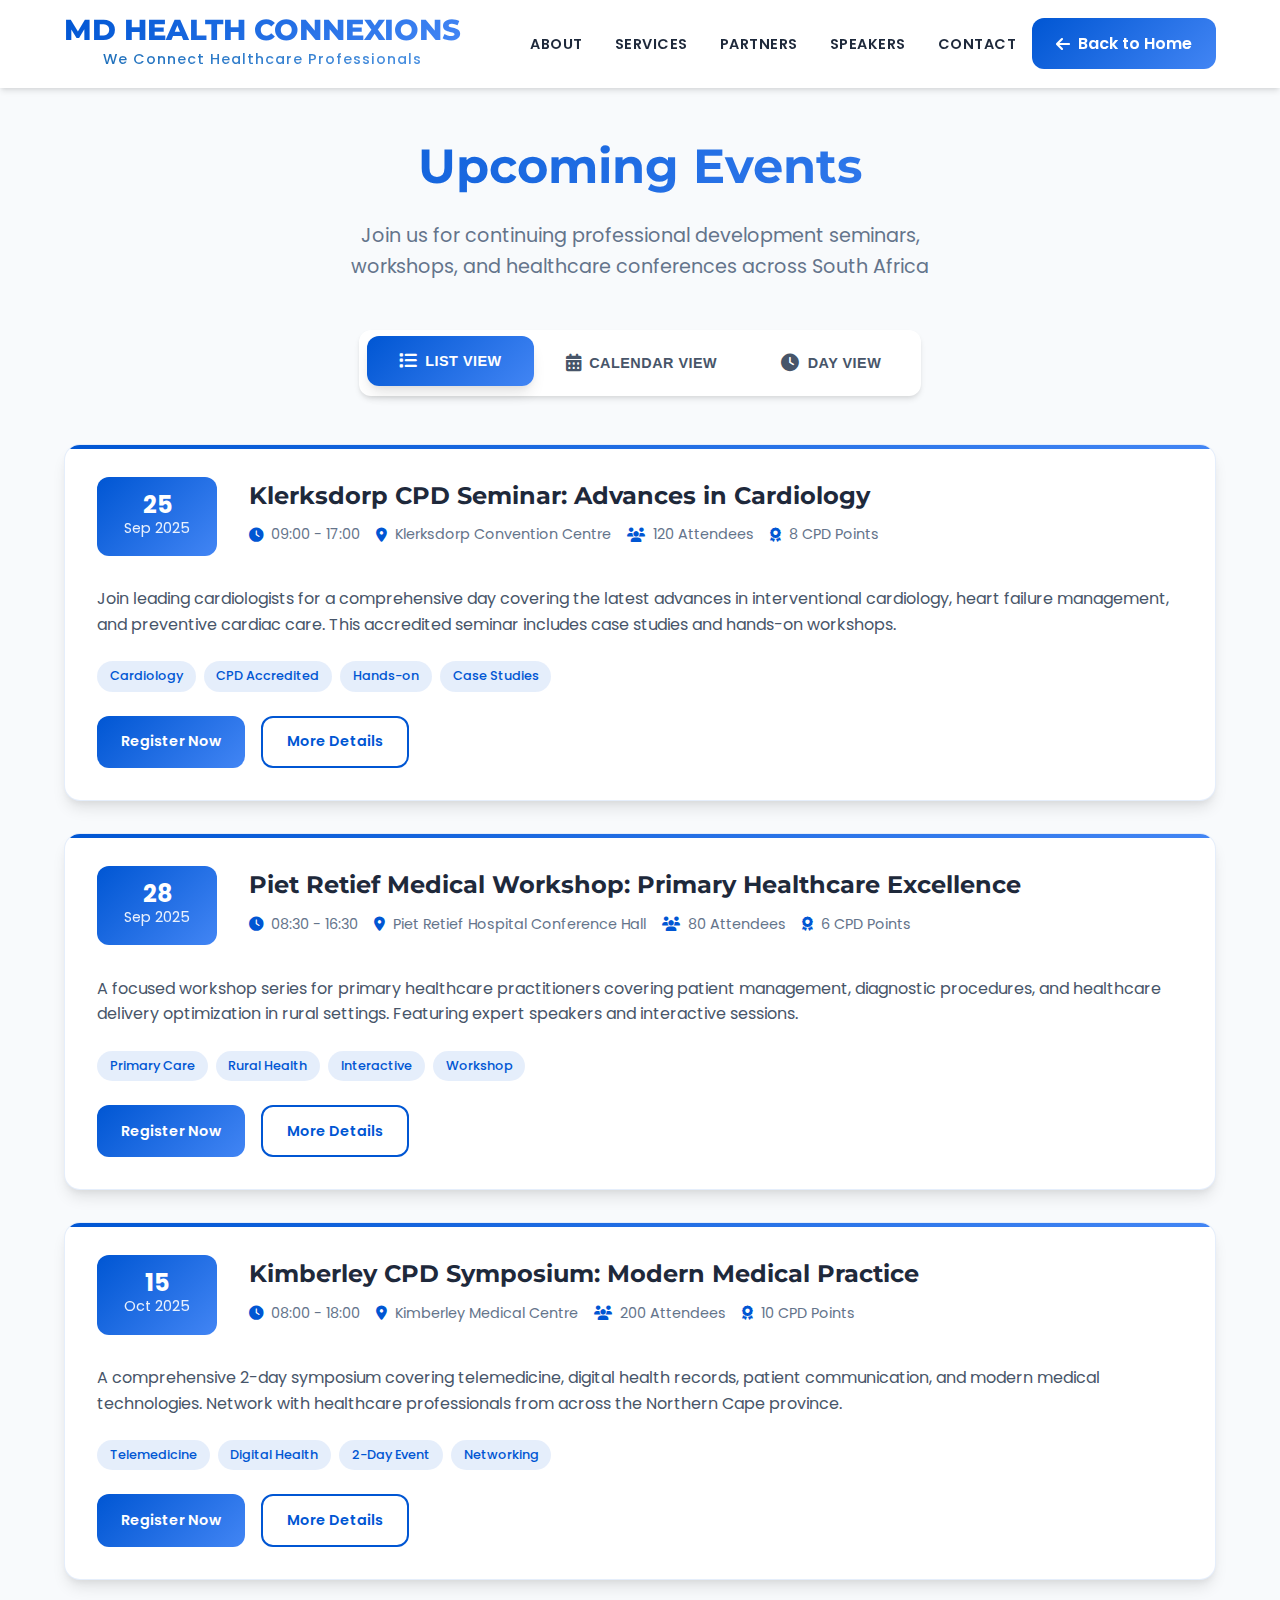
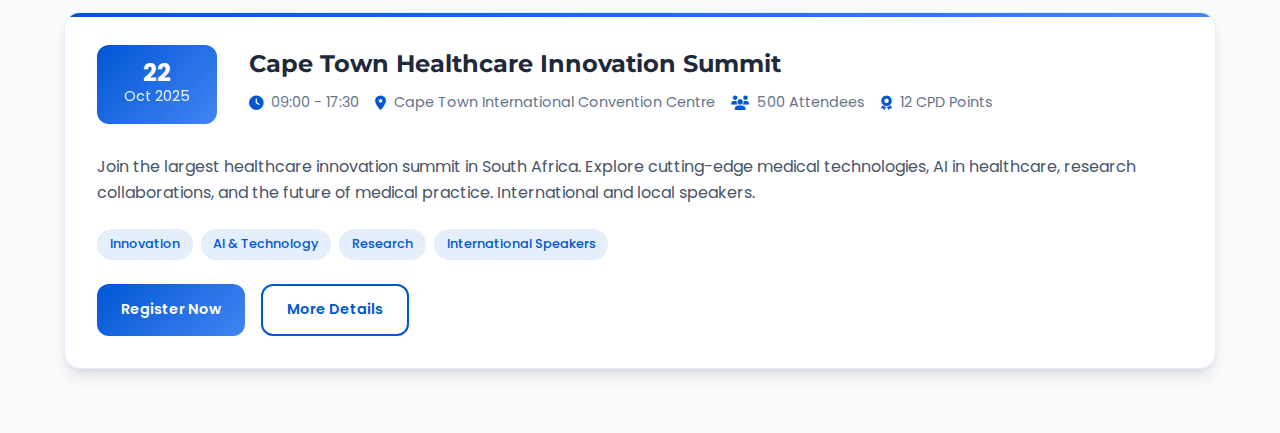
<file: upcoming-events.html>
<!DOCTYPE html>
<html lang="en">
<head>
    <meta charset="UTF-8">
    <meta name="viewport" content="width=device-width, initial-scale=1.0">
    <title>Upcoming Events | MD Health Connexions</title>
    <link rel="stylesheet" href="https://cdnjs.cloudflare.com/ajax/libs/font-awesome/6.4.0/css/all.min.css">
    <link href="https://fonts.googleapis.com/css2?family=Montserrat:wght@400;500;600;700;800&family=Poppins:wght@300;400;500;600;700&display=swap" rel="stylesheet">
    <style>
        :root {
            --primary: #0056d3;
            --primary-light: #4285f4;
            --primary-dark: #0038a5;
            --secondary: #1e6fba;
            --secondary-light: #4a90e2;
            --accent: #0077cc;
            --accent-light: #0095ff;
            --light: #f8fafc;
            --light-blue: #f0f9ff;
            --dark: #1e293b;
            --dark-light: #334155;
            --text: #475569;
            --text-light: #64748b;
            --white: #ffffff;
            --gradient-primary: linear-gradient(135deg, #0056d3, #4285f4);
            --gradient-secondary: linear-gradient(135deg, #1e6fba, #4a90e2);
            --gradient-accent: linear-gradient(135deg, #0077cc, #0095ff);
            --shadow-sm: 0 4px 6px -1px rgba(0, 0, 0, 0.1), 0 2px 4px -1px rgba(0, 0, 0, 0.06);
            --shadow-md: 0 10px 15px -3px rgba(0, 0, 0, 0.1), 0 4px 6px -2px rgba(0, 0, 0, 0.05);
            --shadow-lg: 0 20px 25px -5px rgba(0, 0, 0, 0.1), 0 10px 10px -5px rgba(0, 0, 0, 0.04);
            --shadow-xl: 0 25px 50px -12px rgba(0, 0, 0, 0.25);
            --transition: all 0.3s cubic-bezier(0.4, 0, 0.2, 1);
            --transition-bounce: all 0.4s cubic-bezier(0.68, -0.55, 0.265, 1.55);
            --border-radius: 12px;
            --border-radius-lg: 16px;
        }

        * {
            margin: 0;
            padding: 0;
            box-sizing: border-box;
        }

        body {
            font-family: 'Poppins', sans-serif;
            color: var(--text);
            line-height: 1.6;
            overflow-x: hidden;
            background-color: var(--light);
        }

        h1, h2, h3, h4, h5 {
            font-family: 'Montserrat', sans-serif;
            color: var(--dark);
            margin-bottom: 1rem;
            font-weight: 700;
        }

        .container {
            width: 90%;
            max-width: 1200px;
            margin: 0 auto;
        }

        /* Header & Navigation */
        header {
            background: rgba(255, 255, 255, 0.95);
            backdrop-filter: blur(20px);
            -webkit-backdrop-filter: blur(20px);
            box-shadow: var(--shadow-sm);
            position: fixed;
            width: 100%;
            z-index: 1000;
            padding: 1rem 0;
            border-bottom: 1px solid rgba(255, 255, 255, 0.2);
            transition: var(--transition);
        }

        .header-container {
            display: flex;
            justify-content: space-between;
            align-items: center;
        }

        .logo {
            display: flex;
            align-items: center;
            flex-direction: column;
            text-decoration: none;
        }

        .logo-text {
            font-family: 'Montserrat', sans-serif;
            font-size: 1.8rem;
            font-weight: 800;
            background: var(--gradient-primary);
            -webkit-background-clip: text;
            -webkit-text-fill-color: transparent;
            background-clip: text;
            line-height: 1;
            transition: var(--transition);
        }

        .logo-subtext {
            font-family: 'Poppins', sans-serif;
            font-size: 0.9rem;
            background: var(--gradient-secondary);
            -webkit-background-clip: text;
            -webkit-text-fill-color: transparent;
            background-clip: text;
            font-weight: 500;
            letter-spacing: 1px;
            margin-top: 0.2rem;
        }

        nav ul {
            display: flex;
            list-style: none;
        }

        nav ul li {
            margin-left: 2rem;
        }

        nav ul li a {
            text-decoration: none;
            color: var(--dark);
            font-weight: 600;
            transition: var(--transition);
            position: relative;
            font-size: 0.9rem;
            text-transform: uppercase;
            letter-spacing: 0.5px;
        }

        nav ul li a:after {
            content: '';
            position: absolute;
            bottom: -5px;
            left: 0;
            width: 0;
            height: 2px;
            background: var(--gradient-primary);
            border-radius: 2px;
            transition: var(--transition-bounce);
        }

        nav ul li a:hover:after {
            width: 100%;
        }

        .back-btn {
            display: inline-flex;
            align-items: center;
            background: var(--gradient-primary);
            color: white;
            text-decoration: none;
            padding: 0.8rem 1.5rem;
            border-radius: var(--border-radius);
            font-weight: 600;
            transition: var(--transition-bounce);
            margin-left: 1rem;
        }

        .back-btn:hover {
            transform: translateY(-3px);
            box-shadow: var(--shadow-lg);
        }

        /* Main Content */
        .events-page {
            padding: 8rem 0 4rem;
            min-height: 100vh;
        }

        .page-header {
            text-align: center;
            margin-bottom: 3rem;
        }

        .page-header h1 {
            font-size: 3rem;
            margin-bottom: 1rem;
            background: var(--gradient-primary);
            -webkit-background-clip: text;
            -webkit-text-fill-color: transparent;
            background-clip: text;
        }

        .page-header p {
            font-size: 1.2rem;
            color: var(--text-light);
            max-width: 600px;
            margin: 0 auto;
        }

        /* View Toggle */
        .view-toggle {
            display: flex;
            justify-content: center;
            margin-bottom: 3rem;
            background: var(--white);
            border-radius: var(--border-radius);
            padding: 0.5rem;
            box-shadow: var(--shadow-sm);
            width: fit-content;
            margin-left: auto;
            margin-right: auto;
        }

        .view-btn {
            display: flex;
            align-items: center;
            padding: 1rem 2rem;
            background: transparent;
            border: none;
            border-radius: var(--border-radius);
            cursor: pointer;
            font-weight: 600;
            transition: var(--transition);
            color: var(--text);
            font-size: 0.9rem;
            text-transform: uppercase;
            letter-spacing: 0.5px;
        }

        .view-btn i {
            margin-right: 0.5rem;
            font-size: 1.1rem;
        }

        .view-btn.active {
            background: var(--gradient-primary);
            color: white;
            transform: translateY(-2px);
            box-shadow: var(--shadow-md);
        }

        .view-btn:hover:not(.active) {
            background: rgba(0, 86, 211, 0.1);
            color: var(--primary);
        }

        /* Views Container */
        .views-container {
            position: relative;
        }

        .view {
            display: none;
            animation: fadeIn 0.5s ease;
        }

        .view.active {
            display: block;
        }

        @keyframes fadeIn {
            from { opacity: 0; transform: translateY(20px); }
            to { opacity: 1; transform: translateY(0); }
        }

        /* List View */
        .events-list {
            display: grid;
            gap: 2rem;
        }

        .event-card {
            background: var(--white);
            border-radius: var(--border-radius-lg);
            padding: 2rem;
            box-shadow: var(--shadow-md);
            transition: var(--transition-bounce);
            border: 1px solid rgba(0, 86, 211, 0.1);
            position: relative;
            overflow: hidden;
        }

        .event-card:before {
            content: '';
            position: absolute;
            top: 0;
            left: 0;
            right: 0;
            height: 4px;
            background: var(--gradient-primary);
        }

        .event-card:hover {
            transform: translateY(-5px);
            box-shadow: var(--shadow-xl);
        }

        .event-header {
            display: flex;
            justify-content: space-between;
            align-items: flex-start;
            margin-bottom: 1.5rem;
        }

        .event-date {
            background: var(--gradient-primary);
            color: white;
            padding: 1rem;
            border-radius: var(--border-radius);
            text-align: center;
            min-width: 120px;
        }

        .event-date .day {
            font-size: 1.5rem;
            font-weight: 700;
            line-height: 1;
        }

        .event-date .month {
            font-size: 0.9rem;
            opacity: 0.9;
        }

        .event-info {
            flex: 1;
            padding-left: 2rem;
        }

        .event-info h3 {
            font-size: 1.5rem;
            margin-bottom: 0.5rem;
            color: var(--dark);
        }

        .event-meta {
            display: flex;
            flex-wrap: wrap;
            gap: 1rem;
            margin-bottom: 1rem;
        }

        .meta-item {
            display: flex;
            align-items: center;
            color: var(--text-light);
            font-size: 0.9rem;
        }

        .meta-item i {
            margin-right: 0.5rem;
            color: var(--primary);
        }

        .event-description {
            color: var(--text);
            line-height: 1.6;
            margin-bottom: 1.5rem;
        }

        .event-tags {
            display: flex;
            flex-wrap: wrap;
            gap: 0.5rem;
            margin-bottom: 1.5rem;
        }

        .tag {
            background: rgba(0, 86, 211, 0.1);
            color: var(--primary);
            padding: 0.3rem 0.8rem;
            border-radius: 20px;
            font-size: 0.8rem;
            font-weight: 500;
        }

        .event-actions {
            display: flex;
            gap: 1rem;
        }

        .btn {
            display: inline-flex;
            align-items: center;
            justify-content: center;
            padding: 0.8rem 1.5rem;
            background: var(--gradient-primary);
            color: white;
            border-radius: var(--border-radius);
            text-decoration: none;
            font-weight: 600;
            transition: var(--transition-bounce);
            border: none;
            cursor: pointer;
            font-size: 0.9rem;
        }

        .btn:hover {
            transform: translateY(-2px);
            box-shadow: var(--shadow-lg);
        }

        .btn-outline {
            background: transparent;
            color: var(--primary);
            border: 2px solid var(--primary);
        }

        .btn-outline:hover {
            background: var(--primary);
            color: white;
        }

        /* Calendar View */
        .calendar-container {
            background: var(--white);
            border-radius: var(--border-radius-lg);
            padding: 2rem;
            box-shadow: var(--shadow-md);
        }

        .calendar-header {
            display: flex;
            justify-content: space-between;
            align-items: center;
            margin-bottom: 2rem;
        }

        .calendar-nav {
            display: flex;
            align-items: center;
            gap: 1rem;
        }

        .nav-btn {
            background: var(--gradient-primary);
            color: white;
            border: none;
            padding: 0.8rem;
            border-radius: 50%;
            cursor: pointer;
            transition: var(--transition);
            width: 40px;
            height: 40px;
            display: flex;
            align-items: center;
            justify-content: center;
        }

        .nav-btn:hover {
            transform: scale(1.1);
            box-shadow: var(--shadow-md);
        }

        .calendar-title {
            font-size: 1.8rem;
            font-weight: 700;
            color: var(--dark);
        }

        .calendar-grid {
            display: grid;
            grid-template-columns: repeat(7, 1fr);
            gap: 1px;
            background: rgba(0, 86, 211, 0.1);
            border-radius: var(--border-radius);
            overflow: hidden;
        }

        .calendar-day-header {
            background: var(--gradient-primary);
            color: white;
            padding: 1rem;
            text-align: center;
            font-weight: 600;
            font-size: 0.9rem;
        }

        .calendar-day {
            background: var(--white);
            min-height: 120px;
            padding: 0.5rem;
            position: relative;
            cursor: pointer;
            transition: var(--transition);
        }

        .calendar-day:hover {
            background: rgba(0, 86, 211, 0.05);
        }

        .calendar-day.other-month {
            background: var(--light);
            color: var(--text-light);
        }

        .calendar-day.today {
            background: rgba(0, 86, 211, 0.1);
            font-weight: 700;
        }

        .day-number {
            font-weight: 600;
            margin-bottom: 0.5rem;
        }

        .day-events {
            display: flex;
            flex-direction: column;
            gap: 0.2rem;
        }

        .day-event {
            background: var(--gradient-primary);
            color: white;
            padding: 0.2rem 0.4rem;
            border-radius: 4px;
            font-size: 0.7rem;
            font-weight: 500;
            cursor: pointer;
            transition: var(--transition);
        }

        .day-event:hover {
            transform: scale(1.05);
        }

        /* Day View */
        .day-view-container {
            background: var(--white);
            border-radius: var(--border-radius-lg);
            padding: 2rem;
            box-shadow: var(--shadow-md);
        }

        .day-header {
            display: flex;
            justify-content: space-between;
            align-items: center;
            margin-bottom: 2rem;
            padding-bottom: 1rem;
            border-bottom: 2px solid rgba(0, 86, 211, 0.1);
        }

        .day-title {
            font-size: 2rem;
            font-weight: 700;
            color: var(--dark);
        }

        .day-subtitle {
            color: var(--text-light);
            font-size: 1rem;
        }

        .day-events-list {
            display: grid;
            gap: 1.5rem;
        }

        .day-event-card {
            display: flex;
            background: var(--light);
            border-radius: var(--border-radius);
            padding: 1.5rem;
            border-left: 4px solid var(--primary);
            transition: var(--transition-bounce);
        }

        .day-event-card:hover {
            transform: translateX(5px);
            box-shadow: var(--shadow-md);
        }

        .event-time {
            background: var(--gradient-primary);
            color: white;
            padding: 1rem;
            border-radius: var(--border-radius);
            text-align: center;
            min-width: 100px;
            margin-right: 1.5rem;
        }

        .event-time .time {
            font-size: 1.2rem;
            font-weight: 700;
            line-height: 1;
        }

        .event-time .duration {
            font-size: 0.8rem;
            opacity: 0.9;
        }

        .event-details {
            flex: 1;
        }

        .event-details h4 {
            font-size: 1.3rem;
            margin-bottom: 0.5rem;
            color: var(--dark);
        }

        .event-details p {
            color: var(--text);
            margin-bottom: 1rem;
        }

        /* Registration Modal */
        .modal-overlay {
            position: fixed;
            top: 0;
            left: 0;
            width: 100%;
            height: 100%;
            background: rgba(0, 0, 0, 0.7);
            backdrop-filter: blur(5px);
            z-index: 2000;
            display: flex;
            align-items: center;
            justify-content: center;
            opacity: 0;
            visibility: hidden;
            transition: var(--transition);
        }

        .modal-overlay.active {
            opacity: 1;
            visibility: visible;
        }

        .modal {
            background: var(--white);
            border-radius: var(--border-radius-lg);
            box-shadow: var(--shadow-xl);
            max-width: 600px;
            width: 90%;
            max-height: 90vh;
            overflow-y: auto;
            transform: scale(0.8) translateY(50px);
            transition: var(--transition-bounce);
            position: relative;
        }

        .modal-overlay.active .modal {
            transform: scale(1) translateY(0);
        }

        .modal-header {
            background: var(--gradient-primary);
            color: white;
            padding: 2rem;
            border-radius: var(--border-radius-lg) var(--border-radius-lg) 0 0;
            position: relative;
        }

        .modal-close {
            position: absolute;
            top: 1rem;
            right: 1rem;
            background: rgba(255, 255, 255, 0.2);
            border: none;
            color: white;
            width: 40px;
            height: 40px;
            border-radius: 50%;
            cursor: pointer;
            transition: var(--transition);
            display: flex;
            align-items: center;
            justify-content: center;
        }

        .modal-close:hover {
            background: rgba(255, 255, 255, 0.3);
            transform: scale(1.1);
        }

        .modal-header h2 {
            color: white;
            margin-bottom: 0.5rem;
            font-size: 1.8rem;
        }

        .modal-header p {
            color: rgba(255, 255, 255, 0.9);
            margin-bottom: 0;
        }

        .modal-body {
            padding: 2rem;
        }

        .event-summary {
            background: var(--light);
            padding: 1.5rem;
            border-radius: var(--border-radius);
            margin-bottom: 2rem;
            border-left: 4px solid var(--primary);
        }

        .event-summary h3 {
            color: var(--dark);
            margin-bottom: 1rem;
            font-size: 1.3rem;
        }

        .summary-details {
            display: grid;
            grid-template-columns: repeat(auto-fit, minmax(200px, 1fr));
            gap: 1rem;
        }

        .summary-item {
            display: flex;
            align-items: center;
            color: var(--text);
        }

        .summary-item i {
            color: var(--primary);
            margin-right: 0.5rem;
            width: 20px;
        }

        .registration-form {
            display: grid;
            gap: 1.5rem;
        }

        .form-row {
            display: grid;
            grid-template-columns: 1fr 1fr;
            gap: 1rem;
        }

        .form-group {
            display: flex;
            flex-direction: column;
        }

        .form-group label {
            margin-bottom: 0.5rem;
            font-weight: 600;
            color: var(--dark);
        }

        .form-group input,
        .form-group select,
        .form-group textarea {
            padding: 1rem;
            border: 2px solid rgba(0, 86, 211, 0.1);
            border-radius: var(--border-radius);
            font-family: inherit;
            transition: var(--transition);
            background: var(--light);
        }

        .form-group input:focus,
        .form-group select:focus,
        .form-group textarea:focus {
            outline: none;
            border-color: var(--primary);
            box-shadow: 0 0 0 3px rgba(0, 86, 211, 0.1);
            background: var(--white);
            transform: translateY(-2px);
        }

        .form-group textarea {
            resize: vertical;
            min-height: 100px;
        }

        .checkbox-group {
            display: flex;
            align-items: flex-start;
            gap: 0.5rem;
            margin: 1rem 0;
        }

        .checkbox-group input[type="checkbox"] {
            margin-top: 0.2rem;
        }

        .checkbox-group label {
            margin-bottom: 0;
            font-weight: 400;
            line-height: 1.4;
        }

        .modal-footer {
            padding: 2rem;
            border-top: 1px solid rgba(0, 86, 211, 0.1);
            display: flex;
            gap: 1rem;
            justify-content: flex-end;
        }

        .btn-cancel {
            background: var(--light);
            color: var(--text);
            border: 2px solid rgba(0, 86, 211, 0.2);
        }

        .btn-cancel:hover {
            background: var(--text-light);
            color: white;
        }

        .success-state {
            text-align: center;
            padding: 3rem 2rem;
        }

        .success-icon {
            width: 80px;
            height: 80px;
            background: var(--gradient-primary);
            border-radius: 50%;
            display: flex;
            align-items: center;
            justify-content: center;
            margin: 0 auto 2rem;
            animation: successPulse 0.6s ease;
        }

        .success-icon i {
            font-size: 2rem;
            color: white;
        }

        @keyframes successPulse {
            0% { transform: scale(0); }
            50% { transform: scale(1.1); }
            100% { transform: scale(1); }
        }

        .success-state h3 {
            color: var(--primary);
            margin-bottom: 1rem;
            font-size: 1.5rem;
        }

        .success-state p {
            color: var(--text);
            margin-bottom: 2rem;
            line-height: 1.6;
        }

        .registration-details {
            background: var(--light);
            padding: 1.5rem;
            border-radius: var(--border-radius);
            margin-bottom: 2rem;
            text-align: left;
        }

        .registration-details h4 {
            color: var(--dark);
            margin-bottom: 1rem;
        }

        .registration-details p {
            margin-bottom: 0.5rem;
            color: var(--text);
        }

        /* Responsive Design */
        @media (max-width: 768px) {
            .page-header h1 {
                font-size: 2rem;
            }

            .view-toggle {
                flex-direction: column;
                width: 100%;
            }

            .view-btn {
                justify-content: center;
            }

            .event-header {
                flex-direction: column;
                align-items: flex-start;
                gap: 1rem;
            }

            .event-info {
                padding-left: 0;
            }

            .event-meta {
                flex-direction: column;
                gap: 0.5rem;
            }

            .calendar-grid {
                font-size: 0.8rem;
            }

            .calendar-day {
                min-height: 80px;
            }

            .day-event-card {
                flex-direction: column;
                gap: 1rem;
            }

            .event-time {
                margin-right: 0;
                align-self: flex-start;
            }

            .logo-text {
                font-size: 1.5rem;
            }

            .logo-subtext {
                font-size: 0.7rem;
            }

            .form-row {
                grid-template-columns: 1fr;
            }

            .modal {
                width: 95%;
                margin: 1rem;
            }

            .modal-header {
                padding: 1.5rem;
            }

            .modal-body {
                padding: 1.5rem;
            }

            .modal-footer {
                padding: 1.5rem;
                flex-direction: column;
            }

            .summary-details {
                grid-template-columns: 1fr;
            }
        }
    </style>
</head>
<body>
    <!-- Header & Navigation -->
    <header>
        <div class="container header-container">
            <a href="index.html" class="logo">
                <div class="logo-text">MD HEALTH CONNEXIONS</div>
                <div class="logo-subtext">We Connect Healthcare Professionals</div>
            </a>
            <div style="display: flex; align-items: center;">
                <nav>
                    <ul>
                        <li><a href="index.html#about">About</a></li>
                        <li><a href="index.html#services">Services</a></li>
                        <li><a href="index.html#partners">Partners</a></li>
                        <li><a href="index.html#speakers">Speakers</a></li>
                        <li><a href="index.html#contact">Contact</a></li>
                    </ul>
                </nav>
                <a href="index.html" class="back-btn">
                    <i class="fas fa-arrow-left" style="margin-right: 0.5rem;"></i>
                    Back to Home
                </a>
            </div>
        </div>
    </header>

    <!-- Main Content -->
    <section class="events-page">
        <div class="container">
            <div class="page-header">
                <h1>Upcoming Events</h1>
                <p>Join us for continuing professional development seminars, workshops, and healthcare conferences across South Africa</p>
            </div>

            <!-- View Toggle -->
            <div class="view-toggle">
                <button class="view-btn active" data-view="list">
                    <i class="fas fa-list"></i>
                    List View
                </button>
                <button class="view-btn" data-view="calendar">
                    <i class="fas fa-calendar-alt"></i>
                    Calendar View
                </button>
                <button class="view-btn" data-view="day">
                    <i class="fas fa-clock"></i>
                    Day View
                </button>
            </div>

            <!-- Views Container -->
            <div class="views-container">
                <!-- List View -->
                <div class="view active" id="list-view">
                    <div class="events-list" id="eventsListContainer">
                        <!-- Events will be dynamically loaded here -->
                    </div>
                </div>

                <!-- Calendar View -->
                <div class="view" id="calendar-view">
                    <div class="calendar-container">
                        <div class="calendar-header">
                            <div class="calendar-nav">
                                <button class="nav-btn" id="prev-month">
                                    <i class="fas fa-chevron-left"></i>
                                </button>
                                <h2 class="calendar-title" id="calendar-title">September 2025</h2>
                                <button class="nav-btn" id="next-month">
                                    <i class="fas fa-chevron-right"></i>
                                </button>
                            </div>
                            <div class="calendar-legend">
                                <span style="color: var(--primary); font-weight: 600;">
                                    <i class="fas fa-circle" style="font-size: 0.6rem; margin-right: 0.5rem;"></i>
                                    Events
                                </span>
                            </div>
                        </div>
                        <div class="calendar-grid" id="calendar-grid">
                            <!-- Calendar will be generated by JavaScript -->
                        </div>
                    </div>
                </div>

                <!-- Day View -->
                <div class="view" id="day-view">
                    <div class="day-view-container">
                        <div class="day-header">
                            <div>
                                <h2 class="day-title" id="day-title">Today's Events</h2>
                                <p class="day-subtitle" id="day-subtitle">September 25, 2025</p>
                            </div>
                            <div class="calendar-nav">
                                <button class="nav-btn" id="prev-day">
                                    <i class="fas fa-chevron-left"></i>
                                </button>
                                <button class="nav-btn" id="next-day">
                                    <i class="fas fa-chevron-right"></i>
                                </button>
                            </div>
                        </div>
                        <div class="day-events-list" id="day-events">
                            <div class="day-event-card">
                                <div class="event-time">
                                    <div class="time">09:00</div>
                                    <div class="duration">8 hours</div>
                                </div>
                                <div class="event-details">
                                    <h4>Klerksdorp CPD Seminar: Advances in Cardiology</h4>
                                    <p>Comprehensive day covering the latest advances in interventional cardiology, heart failure management, and preventive cardiac care.</p>
                                    <div class="event-actions">
                                        <a href="#" class="btn">View Details</a>
                                        <a href="#" class="btn btn-outline">Register</a>
                                    </div>
                                </div>
                            </div>
                        </div>
                    </div>
                </div>
            </div>
        </div>
    </section>

    <!-- Registration Modal -->
    <div class="modal-overlay" id="registrationModal">
        <div class="modal">
            <div class="modal-header">
                <button class="modal-close" id="closeModal">
                    <i class="fas fa-times"></i>
                </button>
                <h2>Event Registration</h2>
                <p>Complete your registration for this healthcare event</p>
            </div>
            <div class="modal-body" id="modalBody">
                <!-- Registration Form -->
                <div id="registrationForm">
                    <div class="event-summary">
                        <h3 id="modalEventTitle">Event Title</h3>
                        <div class="summary-details">
                            <div class="summary-item">
                                <i class="fas fa-calendar"></i>
                                <span id="modalEventDate">Date</span>
                            </div>
                            <div class="summary-item">
                                <i class="fas fa-clock"></i>
                                <span id="modalEventTime">Time</span>
                            </div>
                            <div class="summary-item">
                                <i class="fas fa-map-marker-alt"></i>
                                <span id="modalEventLocation">Location</span>
                            </div>
                            <div class="summary-item">
                                <i class="fas fa-award"></i>
                                <span id="modalEventCPD">CPD Points</span>
                            </div>
                        </div>
                    </div>

                    <form class="registration-form" id="eventRegistrationForm">
                        <div class="form-row">
                            <div class="form-group">
                                <label for="firstName">First Name *</label>
                                <input type="text" id="firstName" name="firstName" required>
                            </div>
                            <div class="form-group">
                                <label for="lastName">Last Name *</label>
                                <input type="text" id="lastName" name="lastName" required>
                            </div>
                        </div>

                        <div class="form-row">
                            <div class="form-group">
                                <label for="email">Email Address *</label>
                                <input type="email" id="email" name="email" required>
                            </div>
                            <div class="form-group">
                                <label for="phone">Phone Number *</label>
                                <input type="tel" id="phone" name="phone" required>
                            </div>
                        </div>

                        <div class="form-row">
                            <div class="form-group">
                                <label for="profession">Medical Profession *</label>
                                <select id="profession" name="profession" required>
                                    <option value="">Select your profession</option>
                                    <option value="doctor">Doctor/Physician</option>
                                    <option value="nurse">Nurse</option>
                                    <option value="specialist">Medical Specialist</option>
                                    <option value="pharmacist">Pharmacist</option>
                                    <option value="physiotherapist">Physiotherapist</option>
                                    <option value="dentist">Dentist</option>
                                    <option value="veterinarian">Veterinarian</option>
                                    <option value="other">Other Healthcare Professional</option>
                                </select>
                            </div>
                            <div class="form-group">
                                <label for="experience">Years of Experience</label>
                                <select id="experience" name="experience">
                                    <option value="">Select experience</option>
                                    <option value="0-2">0-2 years</option>
                                    <option value="3-5">3-5 years</option>
                                    <option value="6-10">6-10 years</option>
                                    <option value="11-15">11-15 years</option>
                                    <option value="16-20">16-20 years</option>
                                    <option value="20+">20+ years</option>
                                </select>
                            </div>
                        </div>

                        <div class="form-row">
                            <div class="form-group">
                                <label for="institution">Institution/Practice</label>
                                <input type="text" id="institution" name="institution" placeholder="Hospital, clinic, or practice name">
                            </div>
                            <div class="form-group">
                                <label for="hpcsaNumber">HPCSA Registration Number</label>
                                <input type="text" id="hpcsaNumber" name="hpcsaNumber" placeholder="Your HPCSA number (if applicable)">
                            </div>
                        </div>

                        <div class="form-group">
                            <label for="dietaryRequirements">Dietary Requirements/Special Needs</label>
                            <textarea id="dietaryRequirements" name="dietaryRequirements" placeholder="Please specify any dietary requirements, accessibility needs, or other special requests"></textarea>
                        </div>

                        <div class="checkbox-group">
                            <input type="checkbox" id="marketingConsent" name="marketingConsent">
                            <label for="marketingConsent">I would like to receive updates about future events and healthcare news from MD Health Connexions</label>
                        </div>

                        <div class="checkbox-group">
                            <input type="checkbox" id="termsConsent" name="termsConsent" required>
                            <label for="termsConsent">I agree to the terms and conditions and understand that this registration is binding *</label>
                        </div>
                    </form>
                </div>

                <!-- Success State -->
                <div id="successState" class="success-state" style="display: none;">
                    <div class="success-icon">
                        <i class="fas fa-check"></i>
                    </div>
                    <h3>Registration Successful!</h3>
                    <p>Thank you for registering. We've sent a confirmation email with event details and next steps.</p>

                    <div class="registration-details">
                        <h4>Registration Details</h4>
                        <p><strong>Reference Number:</strong> <span id="refNumber"></span></p>
                        <p><strong>Event:</strong> <span id="confirmEventTitle"></span></p>
                        <p><strong>Date:</strong> <span id="confirmEventDate"></span></p>
                        <p><strong>Registered Name:</strong> <span id="confirmName"></span></p>
                    </div>

                    <p style="font-size: 0.9rem; color: var(--text-light);">
                        <i class="fas fa-info-circle"></i>
                        A confirmation email has been sent to your registered email address with payment instructions and event details.
                    </p>

                    <button type="button" class="btn" onclick="closeRegistrationModal()" style="margin-top: 1rem;">
                        <i class="fas fa-check" style="margin-right: 0.5rem;"></i>
                        Close
                    </button>
                </div>
            </div>
            <div class="modal-footer" id="modalFooter">
                <button type="button" class="btn btn-cancel" id="cancelRegistration">Cancel</button>
                <button type="submit" class="btn" id="submitRegistration" form="eventRegistrationForm">
                    <i class="fas fa-user-plus" style="margin-right: 0.5rem;"></i>
                    Register Now
                </button>
            </div>
        </div>
    </div>

    <script src="api.js"></script>
    <script>
        // Initialize API
        const api = new EventsAPI();

        // Load events from API (only published events)
        let eventsData = [];

        // Function to reload events from API
        function loadEventsFromAPI() {
            eventsData = api.getAllEvents({ status: 'published' });
            renderListView();
            generateCalendar();
            updateDayView();
        }

        // Function to render list view
        function renderListView() {
            const container = document.getElementById('eventsListContainer');

            if (eventsData.length === 0) {
                container.innerHTML = '<div style="text-align: center; padding: 4rem; color: var(--text-light);"><i class="fas fa-calendar-times" style="font-size: 3rem; margin-bottom: 1rem; display: block;"></i><h3>No Events Available</h3><p>Check back soon for upcoming events.</p></div>';
                return;
            }

            container.innerHTML = eventsData.map(event => {
                const eventDate = new Date(event.date);
                const day = eventDate.getDate();
                const month = eventDate.toLocaleDateString('en-US', { month: 'short', year: 'numeric' });

                return `
                    <div class="event-card">
                        <div class="event-header">
                            <div class="event-date">
                                <div class="day">${day}</div>
                                <div class="month">${month}</div>
                            </div>
                            <div class="event-info">
                                <h3>${event.title}</h3>
                                <div class="event-meta">
                                    <div class="meta-item">
                                        <i class="fas fa-clock"></i>
                                        <span>${event.time} ${event.endTime ? '- ' + event.endTime : ''}</span>
                                    </div>
                                    <div class="meta-item">
                                        <i class="fas fa-map-marker-alt"></i>
                                        <span>${event.location}</span>
                                    </div>
                                    <div class="meta-item">
                                        <i class="fas fa-users"></i>
                                        <span>${event.attendees || 0} Attendees</span>
                                    </div>
                                    <div class="meta-item">
                                        <i class="fas fa-award"></i>
                                        <span>${event.cpdPoints || 0} CPD Points</span>
                                    </div>
                                </div>
                            </div>
                        </div>
                        <div class="event-description">
                            ${event.description}
                        </div>
                        <div class="event-tags">
                            ${(event.tags || []).map(tag => `<span class="tag">${tag}</span>`).join('')}
                        </div>
                        <div class="event-actions">
                            <a href="#" class="btn" onclick="openRegistrationModal(${event.id}); return false;">Register Now</a>
                            <a href="#" class="btn btn-outline">More Details</a>
                        </div>
                    </div>
                `;
            }).join('');
        }

        // View switching functionality
        const viewBtns = document.querySelectorAll('.view-btn');
        const views = document.querySelectorAll('.view');

        viewBtns.forEach(btn => {
            btn.addEventListener('click', () => {
                const targetView = btn.getAttribute('data-view');

                // Update active button
                viewBtns.forEach(b => b.classList.remove('active'));
                btn.classList.add('active');

                // Show target view
                views.forEach(view => {
                    view.classList.remove('active');
                    if (view.id === `${targetView}-view`) {
                        view.classList.add('active');
                    }
                });

                // Initialize view-specific functionality
                if (targetView === 'calendar') {
                    generateCalendar();
                } else if (targetView === 'day') {
                    updateDayView();
                }
            });
        });

        // Calendar functionality
        let currentDate = new Date(2025, 8, 1); // September 2025

        function generateCalendar() {
            const calendarGrid = document.getElementById('calendar-grid');
            const calendarTitle = document.getElementById('calendar-title');

            // Clear existing calendar
            calendarGrid.innerHTML = '';

            // Update title
            const monthNames = ["January", "February", "March", "April", "May", "June",
                "July", "August", "September", "October", "November", "December"];
            calendarTitle.textContent = `${monthNames[currentDate.getMonth()]} ${currentDate.getFullYear()}`;

            // Add day headers
            const dayHeaders = ['Sun', 'Mon', 'Tue', 'Wed', 'Thu', 'Fri', 'Sat'];
            dayHeaders.forEach(day => {
                const dayHeader = document.createElement('div');
                dayHeader.className = 'calendar-day-header';
                dayHeader.textContent = day;
                calendarGrid.appendChild(dayHeader);
            });

            // Get first day of month and number of days
            const firstDay = new Date(currentDate.getFullYear(), currentDate.getMonth(), 1);
            const lastDay = new Date(currentDate.getFullYear(), currentDate.getMonth() + 1, 0);
            const daysInMonth = lastDay.getDate();
            const startDate = firstDay.getDay();

            // Add empty cells for days before the first day of month
            for (let i = 0; i < startDate; i++) {
                const emptyDay = document.createElement('div');
                emptyDay.className = 'calendar-day other-month';
                calendarGrid.appendChild(emptyDay);
            }

            // Add days of the month
            for (let day = 1; day <= daysInMonth; day++) {
                const dayElement = document.createElement('div');
                dayElement.className = 'calendar-day';

                const dayNumber = document.createElement('div');
                dayNumber.className = 'day-number';
                dayNumber.textContent = day;
                dayElement.appendChild(dayNumber);

                // Check for events on this day
                const dayEvents = document.createElement('div');
                dayEvents.className = 'day-events';

                const dateStr = `${currentDate.getFullYear()}-${String(currentDate.getMonth() + 1).padStart(2, '0')}-${String(day).padStart(2, '0')}`;
                const eventsOnDay = eventsData.filter(event => event.date === dateStr);

                eventsOnDay.forEach(event => {
                    const eventElement = document.createElement('div');
                    eventElement.className = 'day-event';
                    eventElement.textContent = event.title.length > 20 ? event.title.substring(0, 20) + '...' : event.title;
                    eventElement.setAttribute('title', event.title);
                    dayEvents.appendChild(eventElement);
                });

                dayElement.appendChild(dayEvents);

                // Mark today
                const today = new Date();
                if (day === today.getDate() &&
                    currentDate.getMonth() === today.getMonth() &&
                    currentDate.getFullYear() === today.getFullYear()) {
                    dayElement.classList.add('today');
                }

                calendarGrid.appendChild(dayElement);
            }
        }

        // Calendar navigation
        document.getElementById('prev-month').addEventListener('click', () => {
            currentDate.setMonth(currentDate.getMonth() - 1);
            generateCalendar();
        });

        document.getElementById('next-month').addEventListener('click', () => {
            currentDate.setMonth(currentDate.getMonth() + 1);
            generateCalendar();
        });

        // Day view functionality
        let currentDayDate = new Date(2025, 8, 25); // September 25, 2025

        function updateDayView() {
            const dayTitle = document.getElementById('day-title');
            const daySubtitle = document.getElementById('day-subtitle');
            const dayEvents = document.getElementById('day-events');

            // Format date
            const options = {
                weekday: 'long',
                year: 'numeric',
                month: 'long',
                day: 'numeric'
            };
            const formattedDate = currentDayDate.toLocaleDateString('en-US', options);

            dayTitle.textContent = `Events for ${currentDayDate.toLocaleDateString('en-US', { weekday: 'long' })}`;
            daySubtitle.textContent = formattedDate;

            // Clear existing events
            dayEvents.innerHTML = '';

            // Find events for this day
            const dateStr = `${currentDayDate.getFullYear()}-${String(currentDayDate.getMonth() + 1).padStart(2, '0')}-${String(currentDayDate.getDate()).padStart(2, '0')}`;
            const dayEventsData = eventsData.filter(event => event.date === dateStr);

            if (dayEventsData.length === 0) {
                dayEvents.innerHTML = '<div style="text-align: center; padding: 3rem; color: var(--text-light);"><i class="fas fa-calendar-times" style="font-size: 3rem; margin-bottom: 1rem; display: block;"></i><h3>No events scheduled</h3><p>No events are scheduled for this day.</p></div>';
                return;
            }

            dayEventsData.forEach(event => {
                const eventCard = document.createElement('div');
                eventCard.className = 'day-event-card';
                eventCard.innerHTML = `
                    <div class="event-time">
                        <div class="time">${event.time}</div>
                        <div class="duration">${event.duration || 'TBA'}</div>
                    </div>
                    <div class="event-details">
                        <h4>${event.title}</h4>
                        <p>${event.description}</p>
                        <div class="event-actions">
                            <a href="#" class="btn" onclick="openRegistrationModal(${event.id}); return false;">Register</a>
                            <a href="#" class="btn btn-outline">View Details</a>
                        </div>
                    </div>
                `;
                dayEvents.appendChild(eventCard);
            });
        }

        // Day navigation
        document.getElementById('prev-day').addEventListener('click', () => {
            currentDayDate.setDate(currentDayDate.getDate() - 1);
            updateDayView();
        });

        document.getElementById('next-day').addEventListener('click', () => {
            currentDayDate.setDate(currentDayDate.getDate() + 1);
            updateDayView();
        });

        // Initialize all views
        loadEventsFromAPI();

        // Auto-refresh events every 5 seconds to sync with admin changes
        setInterval(() => {
            loadEventsFromAPI();
        }, 5000);

        // Registration Modal Functionality
        const registrationModal = document.getElementById('registrationModal');
        const closeModal = document.getElementById('closeModal');
        const cancelRegistration = document.getElementById('cancelRegistration');
        const registrationForm = document.getElementById('eventRegistrationForm');
        const submitBtn = document.getElementById('submitRegistration');
        const registrationFormDiv = document.getElementById('registrationForm');
        const successState = document.getElementById('successState');
        const modalFooter = document.getElementById('modalFooter');

        let currentEvent = null;

        // Open registration modal
        function openRegistrationModal(eventId) {
            currentEvent = eventsData.find(event => event.id === eventId);
            if (!currentEvent) return;

            // Populate event details in modal
            document.getElementById('modalEventTitle').textContent = currentEvent.title;
            document.getElementById('modalEventDate').textContent = formatDate(currentEvent.date);
            document.getElementById('modalEventTime').textContent = currentEvent.time + ' (' + currentEvent.duration + ')';
            document.getElementById('modalEventLocation').textContent = currentEvent.location;
            document.getElementById('modalEventCPD').textContent = currentEvent.cpdPoints + ' CPD Points';

            // Reset modal state
            registrationFormDiv.style.display = 'block';
            successState.style.display = 'none';
            modalFooter.style.display = 'flex';
            registrationForm.reset();

            // Show modal
            registrationModal.classList.add('active');
            document.body.style.overflow = 'hidden';
        }

        // Close registration modal
        function closeRegistrationModal() {
            registrationModal.classList.remove('active');
            document.body.style.overflow = 'auto';
            currentEvent = null;
        }

        // Format date for display
        function formatDate(dateStr) {
            const date = new Date(dateStr);
            const options = {
                weekday: 'long',
                year: 'numeric',
                month: 'long',
                day: 'numeric'
            };
            return date.toLocaleDateString('en-US', options);
        }

        // Generate reference number
        function generateRefNumber() {
            const prefix = 'MDHC';
            const timestamp = Date.now().toString().slice(-6);
            const random = Math.floor(Math.random() * 100).toString().padStart(2, '0');
            return `${prefix}${timestamp}${random}`;
        }

        // Form validation
        function validateForm() {
            const requiredFields = registrationForm.querySelectorAll('[required]');
            let isValid = true;

            requiredFields.forEach(field => {
                if (!field.value.trim()) {
                    field.style.borderColor = '#e74c3c';
                    isValid = false;
                } else {
                    field.style.borderColor = 'rgba(0, 86, 211, 0.1)';
                }
            });

            // Email validation
            const email = document.getElementById('email');
            const emailRegex = /^[^\s@]+@[^\s@]+\.[^\s@]+$/;
            if (email.value && !emailRegex.test(email.value)) {
                email.style.borderColor = '#e74c3c';
                isValid = false;
            }

            // Phone validation
            const phone = document.getElementById('phone');
            const phoneRegex = /^[\+]?[0-9\s\-\(\)]{10,}$/;
            if (phone.value && !phoneRegex.test(phone.value)) {
                phone.style.borderColor = '#e74c3c';
                isValid = false;
            }

            return isValid;
        }

        // Handle form submission
        registrationForm.addEventListener('submit', function(e) {
            e.preventDefault();

            if (!validateForm()) {
                alert('Please fill in all required fields correctly.');
                return;
            }

            // Show loading state
            submitBtn.disabled = true;
            submitBtn.innerHTML = '<i class="fas fa-spinner fa-spin" style="margin-right: 0.5rem;"></i>Processing...';

            // Process registration
            setTimeout(() => {
                try {
                    // Get form data
                    const formData = new FormData(registrationForm);
                    const firstName = formData.get('firstName');
                    const lastName = formData.get('lastName');
                    const email = formData.get('email');

                    // Generate reference number
                    const refNumber = generateRefNumber();

                    // Create registration object
                    const registrationData = {
                        eventId: currentEvent.id,
                        firstName: firstName,
                        lastName: lastName,
                        email: email,
                        phone: formData.get('phone'),
                        profession: formData.get('profession'),
                        practiceNumber: formData.get('practiceNumber'),
                        organization: formData.get('organization'),
                        dietaryRestrictions: formData.get('dietaryRestrictions'),
                        specialRequirements: formData.get('specialRequirements'),
                        refNumber: refNumber
                    };

                    // Save registration using API
                    api.createRegistration(registrationData);

                    // Show success state
                    registrationFormDiv.style.display = 'none';
                    modalFooter.style.display = 'none';
                    successState.style.display = 'block';

                    // Populate success details
                    document.getElementById('refNumber').textContent = refNumber;
                    document.getElementById('confirmEventTitle').textContent = currentEvent.title;
                    document.getElementById('confirmEventDate').textContent = formatDate(currentEvent.date);
                    document.getElementById('confirmName').textContent = `${firstName} ${lastName}`;

                    // Reset button state
                    submitBtn.disabled = false;
                    submitBtn.innerHTML = '<i class="fas fa-user-plus" style="margin-right: 0.5rem;"></i>Register Now';

                } catch (error) {
                    alert('Error processing registration: ' + error.message);
                    submitBtn.disabled = false;
                    submitBtn.innerHTML = '<i class="fas fa-user-plus" style="margin-right: 0.5rem;"></i>Register Now';
                }

            }, 1000); // Process after 1 second
        });

        // Event listeners for modal
        closeModal.addEventListener('click', closeRegistrationModal);
        cancelRegistration.addEventListener('click', closeRegistrationModal);

        // Close modal when clicking outside
        registrationModal.addEventListener('click', function(e) {
            if (e.target === registrationModal) {
                closeRegistrationModal();
            }
        });

        // Close modal with Escape key
        document.addEventListener('keydown', function(e) {
            if (e.key === 'Escape' && registrationModal.classList.contains('active')) {
                closeRegistrationModal();
            }
        });

        // Calendar day events click handler
        document.addEventListener('click', function(e) {
            if (e.target.classList.contains('day-event')) {
                const eventTitle = e.target.getAttribute('title') || e.target.textContent;
                const event = eventsData.find(ev => ev.title.includes(eventTitle.substring(0, 20)));
                if (event) {
                    openRegistrationModal(event.id);
                }
            }
        });

        // Real-time form validation
        document.addEventListener('DOMContentLoaded', function() {
            const formInputs = registrationForm.querySelectorAll('input, select, textarea');
            formInputs.forEach(input => {
                input.addEventListener('blur', function() {
                    if (this.hasAttribute('required') && !this.value.trim()) {
                        this.style.borderColor = '#e74c3c';
                    } else {
                        this.style.borderColor = 'rgba(0, 86, 211, 0.1)';
                    }
                });

                input.addEventListener('input', function() {
                    if (this.style.borderColor === 'rgb(231, 76, 60)') {
                        this.style.borderColor = 'rgba(0, 86, 211, 0.1)';
                    }
                });
            });
        });

        // Smooth scrolling for navigation links
        document.querySelectorAll('a[href^="#"]').forEach(anchor => {
            anchor.addEventListener('click', function(e) {
                e.preventDefault();
                const targetId = this.getAttribute('href');
                if (targetId === '#') return;

                const targetElement = document.querySelector(targetId);
                if (targetElement) {
                    window.scrollTo({
                        top: targetElement.offsetTop - 80,
                        behavior: 'smooth'
                    });
                }
            });
        });
    </script>
</body>
</html>
</file>
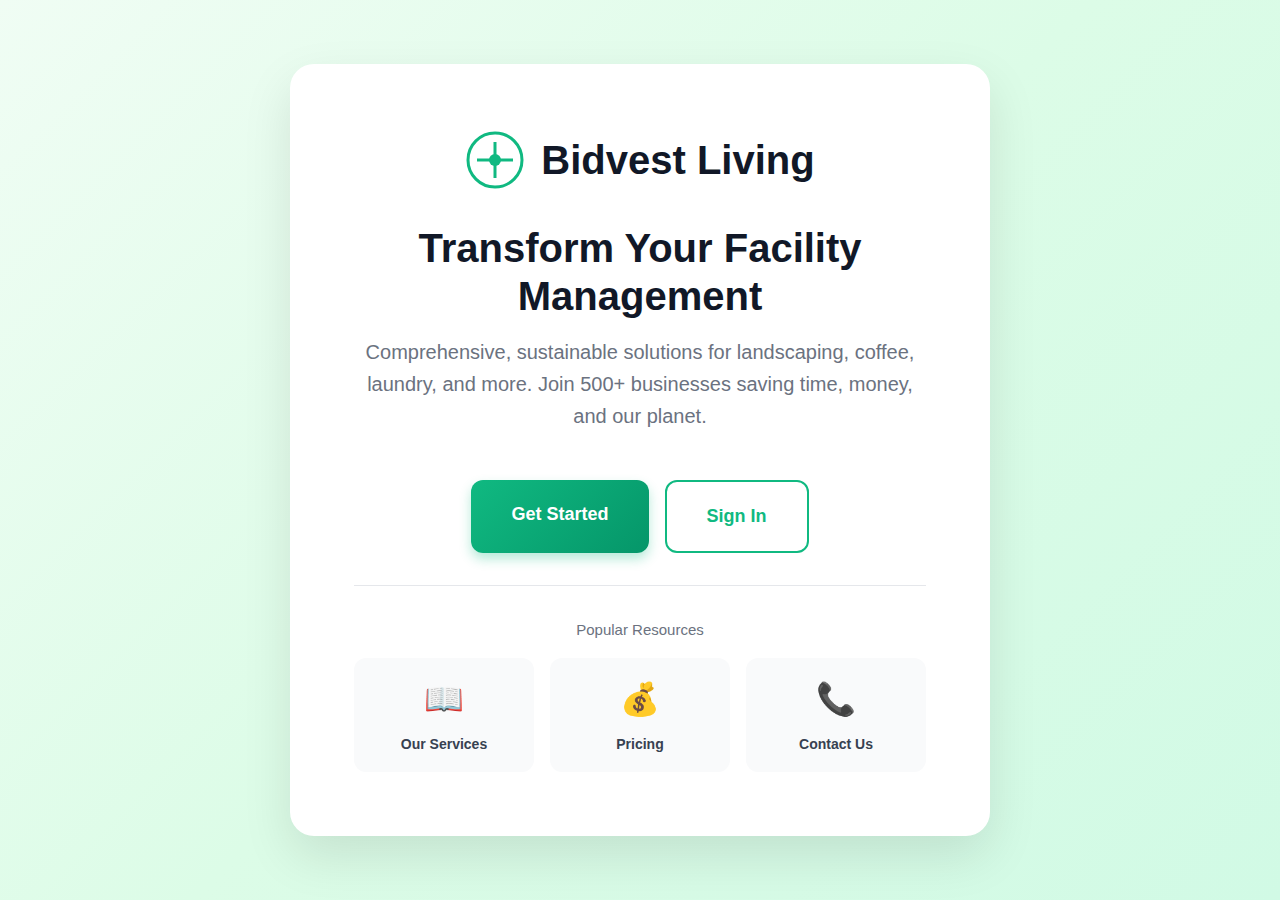
<file: welcome.html>
<!DOCTYPE html>
<html lang="en">
<head>
    <meta charset="UTF-8">
    <meta name="viewport" content="width=device-width, initial-scale=1.0">
    <title>Welcome to Bidvest Living</title>
    <link rel="stylesheet" href="onboarding-styles.css">
    <style>
        .welcome-page {
            min-height: 100vh;
            display: flex;
            align-items: center;
            justify-content: center;
            background: linear-gradient(135deg, #f0fdf4 0%, #dcfce7 50%, #d1fae5 100%);
            padding: 24px;
        }

        .welcome-card {
            background: white;
            border-radius: 24px;
            padding: 64px;
            max-width: 700px;
            text-align: center;
            box-shadow: 0 20px 50px rgba(0, 0, 0, 0.1);
            animation: fadeInScale 0.6s ease-out;
        }

        @keyframes fadeInScale {
            from {
                opacity: 0;
                transform: scale(0.95);
            }
            to {
                opacity: 1;
                transform: scale(1);
            }
        }

        .welcome-logo {
            display: flex;
            align-items: center;
            justify-content: center;
            gap: 16px;
            margin-bottom: 32px;
        }

        .welcome-logo svg {
            width: 60px;
            height: 60px;
            color: #10b981;
        }

        .welcome-logo-text {
            font-size: 2.5rem;
            font-weight: 800;
            color: #111827;
        }

        .welcome-title {
            font-size: 2.5rem;
            font-weight: 800;
            color: #111827;
            margin-bottom: 16px;
            line-height: 1.2;
        }

        .welcome-subtitle {
            font-size: 1.25rem;
            color: #6b7280;
            margin-bottom: 48px;
            line-height: 1.6;
        }

        .action-buttons {
            display: flex;
            gap: 16px;
            justify-content: center;
            margin-bottom: 32px;
        }

        .btn-primary-xl {
            background: linear-gradient(135deg, #10b981 0%, #059669 100%);
            color: white;
            border: none;
            padding: 20px 40px;
            font-size: 1.125rem;
            font-weight: 700;
            border-radius: 12px;
            cursor: pointer;
            transition: all 0.3s;
            box-shadow: 0 6px 12px rgba(16, 185, 129, 0.3);
            text-decoration: none;
            display: inline-block;
        }

        .btn-primary-xl:hover {
            transform: translateY(-2px);
            box-shadow: 0 10px 20px rgba(16, 185, 129, 0.4);
        }

        .btn-secondary-xl {
            background: white;
            color: #10b981;
            border: 2px solid #10b981;
            padding: 20px 40px;
            font-size: 1.125rem;
            font-weight: 700;
            border-radius: 12px;
            cursor: pointer;
            transition: all 0.3s;
            text-decoration: none;
            display: inline-block;
        }

        .btn-secondary-xl:hover {
            background: #f0fdf4;
            transform: translateY(-2px);
        }

        .quick-links {
            padding-top: 32px;
            border-top: 1px solid #e5e7eb;
        }

        .quick-links p {
            font-size: 0.9375rem;
            color: #6b7280;
            margin-bottom: 16px;
        }

        .links-grid {
            display: grid;
            grid-template-columns: repeat(3, 1fr);
            gap: 16px;
        }

        .quick-link {
            display: flex;
            flex-direction: column;
            align-items: center;
            gap: 8px;
            padding: 16px;
            background: #f9fafb;
            border-radius: 12px;
            transition: all 0.2s;
            text-decoration: none;
        }

        .quick-link:hover {
            background: #f0fdf4;
            transform: translateY(-2px);
        }

        .quick-link-icon {
            font-size: 2rem;
        }

        .quick-link-text {
            font-size: 0.875rem;
            font-weight: 600;
            color: #374151;
        }

        @media (max-width: 768px) {
            .welcome-card {
                padding: 40px 24px;
            }

            .welcome-title {
                font-size: 1.75rem;
            }

            .welcome-subtitle {
                font-size: 1rem;
            }

            .action-buttons {
                flex-direction: column;
            }

            .links-grid {
                grid-template-columns: 1fr;
            }
        }
    </style>
</head>
<body>
    <div class="welcome-page">
        <div class="welcome-card">
            <div class="welcome-logo">
                <svg class="logo-icon" viewBox="0 0 40 40" fill="none">
                    <circle cx="20" cy="20" r="18" stroke="currentColor" stroke-width="2"/>
                    <path d="M20 8 L20 32 M8 20 L32 20" stroke="currentColor" stroke-width="2"/>
                    <circle cx="20" cy="20" r="4" fill="currentColor"/>
                </svg>
                <span class="welcome-logo-text">Bidvest Living</span>
            </div>

            <h1 class="welcome-title">Transform Your Facility Management</h1>
            <p class="welcome-subtitle">
                Comprehensive, sustainable solutions for landscaping, coffee, laundry, and more.
                Join 500+ businesses saving time, money, and our planet.
            </p>

            <div class="action-buttons">
                <a href="onboarding.html" class="btn-primary-xl">Get Started</a>
                <a href="#" onclick="showLoginPage(); return false;" class="btn-secondary-xl">Sign In</a>
            </div>

            <div class="quick-links">
                <p>Popular Resources</p>
                <div class="links-grid">
                    <a href="onboarding.html#step-services" class="quick-link">
                        <span class="quick-link-icon">📖</span>
                        <span class="quick-link-text">Our Services</span>
                    </a>
                    <a href="#" class="quick-link">
                        <span class="quick-link-icon">💰</span>
                        <span class="quick-link-text">Pricing</span>
                    </a>
                    <a href="#" class="quick-link">
                        <span class="quick-link-icon">📞</span>
                        <span class="quick-link-text">Contact Us</span>
                    </a>
                </div>
            </div>
        </div>
    </div>

    <script>
        function showLoginPage() {
            window.location.href = 'onboarding.html';
            // Trigger login modal after page loads
            setTimeout(() => {
                if (typeof window.showLogin === 'function') {
                    window.showLogin();
                }
            }, 500);
        }
    </script>
</body>
</html>
</file>
<file: styles.css>
/* ===== CSS Variables ===== */
:root {
    /* Colors */
    --primary-green: #10b981;
    --primary-dark: #059669;
    --primary-light: #d1fae5;
    --secondary-blue: #3b82f6;
    --accent-gold: #f59e0b;

    --gray-50: #f9fafb;
    --gray-100: #f3f4f6;
    --gray-200: #e5e7eb;
    --gray-300: #d1d5db;
    --gray-400: #9ca3af;
    --gray-500: #6b7280;
    --gray-600: #4b5563;
    --gray-700: #374151;
    --gray-800: #1f2937;
    --gray-900: #111827;

    --white: #ffffff;
    --black: #000000;

    --success: #10b981;
    --warning: #f59e0b;
    --error: #ef4444;
    --info: #3b82f6;

    /* Spacing */
    --spacing-xs: 0.5rem;
    --spacing-sm: 0.75rem;
    --spacing-md: 1rem;
    --spacing-lg: 1.5rem;
    --spacing-xl: 2rem;
    --spacing-2xl: 3rem;

    /* Border Radius */
    --radius-sm: 0.375rem;
    --radius-md: 0.5rem;
    --radius-lg: 0.75rem;
    --radius-xl: 1rem;
    --radius-full: 9999px;

    /* Shadows */
    --shadow-sm: 0 1px 2px 0 rgba(0, 0, 0, 0.05);
    --shadow-md: 0 4px 6px -1px rgba(0, 0, 0, 0.1), 0 2px 4px -1px rgba(0, 0, 0, 0.06);
    --shadow-lg: 0 10px 15px -3px rgba(0, 0, 0, 0.1), 0 4px 6px -2px rgba(0, 0, 0, 0.05);
    --shadow-xl: 0 20px 25px -5px rgba(0, 0, 0, 0.1), 0 10px 10px -5px rgba(0, 0, 0, 0.04);

    /* Transitions */
    --transition-fast: 150ms cubic-bezier(0.4, 0, 0.2, 1);
    --transition-base: 200ms cubic-bezier(0.4, 0, 0.2, 1);
    --transition-slow: 300ms cubic-bezier(0.4, 0, 0.2, 1);
}

/* ===== Reset & Base Styles ===== */
* {
    margin: 0;
    padding: 0;
    box-sizing: border-box;
}

body {
    font-family: -apple-system, BlinkMacSystemFont, 'Segoe UI', 'Roboto', 'Oxygen', 'Ubuntu', 'Cantarell', sans-serif;
    background-color: var(--gray-50);
    color: var(--gray-900);
    line-height: 1.6;
    overflow-x: hidden;
}

button {
    font-family: inherit;
    cursor: pointer;
    border: none;
    outline: none;
    transition: all var(--transition-base);
}

a {
    text-decoration: none;
    color: inherit;
    transition: all var(--transition-base);
}

/* ===== Navigation Bar ===== */
.navbar {
    background: var(--white);
    border-bottom: 1px solid var(--gray-200);
    padding: var(--spacing-md) 0;
    position: sticky;
    top: 0;
    z-index: 1000;
    box-shadow: var(--shadow-sm);
}

.nav-container {
    max-width: 1400px;
    margin: 0 auto;
    padding: 0 var(--spacing-xl);
    display: flex;
    align-items: center;
    justify-content: space-between;
}

.nav-brand {
    display: flex;
    align-items: center;
    gap: var(--spacing-sm);
    font-weight: 700;
    font-size: 1.25rem;
    color: var(--primary-green);
}

.logo-icon {
    width: 40px;
    height: 40px;
    color: var(--primary-green);
}

.nav-menu {
    display: flex;
    list-style: none;
    gap: var(--spacing-xl);
}

.nav-link {
    padding: var(--spacing-sm) var(--spacing-md);
    border-radius: var(--radius-md);
    font-weight: 500;
    color: var(--gray-600);
}

.nav-link:hover {
    background: var(--gray-100);
    color: var(--gray-900);
}

.nav-link.active {
    background: var(--primary-light);
    color: var(--primary-dark);
}

.nav-user {
    display: flex;
    align-items: center;
    gap: var(--spacing-md);
}

.user-name {
    font-weight: 500;
    color: var(--gray-700);
}

.user-avatar {
    width: 40px;
    height: 40px;
    border-radius: var(--radius-full);
    background: var(--primary-green);
    color: var(--white);
    display: flex;
    align-items: center;
    justify-content: center;
    font-weight: 600;
    font-size: 0.875rem;
}

/* ===== Main Content ===== */
.main-content {
    max-width: 1400px;
    margin: 0 auto;
    padding: var(--spacing-2xl) var(--spacing-xl);
}

.page {
    display: none;
    animation: fadeIn var(--transition-slow);
}

.page.active {
    display: block;
}

@keyframes fadeIn {
    from {
        opacity: 0;
        transform: translateY(10px);
    }
    to {
        opacity: 1;
        transform: translateY(0);
    }
}

/* ===== Hero Section ===== */
.hero {
    margin-bottom: var(--spacing-2xl);
}

.hero-content h1 {
    font-size: 2.25rem;
    font-weight: 700;
    color: var(--gray-900);
    margin-bottom: var(--spacing-xs);
}

.hero-subtitle {
    font-size: 1.125rem;
    color: var(--gray-600);
    margin-bottom: var(--spacing-xl);
}

.hero-stats {
    display: grid;
    grid-template-columns: repeat(auto-fit, minmax(250px, 1fr));
    gap: var(--spacing-lg);
}

.stat-card {
    background: var(--white);
    padding: var(--spacing-lg);
    border-radius: var(--radius-lg);
    box-shadow: var(--shadow-md);
    display: flex;
    align-items: center;
    gap: var(--spacing-md);
    transition: all var(--transition-base);
}

.stat-card:hover {
    transform: translateY(-4px);
    box-shadow: var(--shadow-lg);
}

.stat-card.tier-badge {
    background: linear-gradient(135deg, var(--accent-gold) 0%, #f59e0b 100%);
    color: var(--white);
}

.stat-icon {
    font-size: 2.5rem;
}

.stat-value {
    font-size: 1.875rem;
    font-weight: 700;
    color: var(--gray-900);
}

.tier-badge .stat-value,
.tier-badge .stat-label {
    color: var(--white);
}

.stat-label {
    font-size: 0.875rem;
    color: var(--gray-600);
}

/* ===== Sections ===== */
.section {
    margin-bottom: var(--spacing-2xl);
}

.section-header {
    display: flex;
    justify-content: space-between;
    align-items: center;
    margin-bottom: var(--spacing-lg);
}

.section-header h2 {
    font-size: 1.5rem;
    font-weight: 700;
    color: var(--gray-900);
}

.page-header {
    margin-bottom: var(--spacing-2xl);
}

.page-header h1 {
    font-size: 2rem;
    font-weight: 700;
    color: var(--gray-900);
    margin-bottom: var(--spacing-xs);
}

.page-header p {
    font-size: 1.125rem;
    color: var(--gray-600);
}

/* ===== Buttons ===== */
.btn-primary {
    background: var(--primary-green);
    color: var(--white);
    padding: var(--spacing-sm) var(--spacing-lg);
    border-radius: var(--radius-md);
    font-weight: 600;
    font-size: 0.9375rem;
}

.btn-primary:hover {
    background: var(--primary-dark);
    transform: translateY(-2px);
    box-shadow: var(--shadow-md);
}

.btn-primary-sm {
    background: var(--primary-green);
    color: var(--white);
    padding: var(--spacing-xs) var(--spacing-md);
    border-radius: var(--radius-md);
    font-weight: 600;
    font-size: 0.875rem;
}

.btn-primary-sm:hover {
    background: var(--primary-dark);
}

.btn-secondary {
    background: var(--gray-100);
    color: var(--gray-700);
    padding: var(--spacing-sm) var(--spacing-lg);
    border-radius: var(--radius-md);
    font-weight: 600;
    font-size: 0.9375rem;
}

.btn-secondary:hover {
    background: var(--gray-200);
}

.btn-secondary-sm {
    background: var(--gray-100);
    color: var(--gray-700);
    padding: var(--spacing-xs) var(--spacing-md);
    border-radius: var(--radius-md);
    font-weight: 600;
    font-size: 0.875rem;
}

.btn-secondary-sm:hover {
    background: var(--gray-200);
}

.btn-link {
    background: transparent;
    color: var(--primary-green);
    padding: var(--spacing-xs) 0;
    font-weight: 600;
    font-size: 0.875rem;
}

.btn-link:hover {
    color: var(--primary-dark);
    text-decoration: underline;
}

/* ===== Service Timeline ===== */
.service-timeline {
    display: flex;
    flex-direction: column;
    gap: var(--spacing-lg);
}

.timeline-item {
    display: grid;
    grid-template-columns: 80px 1fr;
    gap: var(--spacing-lg);
}

.timeline-date {
    text-align: center;
    padding-top: var(--spacing-sm);
}

.date-day {
    font-size: 0.75rem;
    font-weight: 600;
    color: var(--gray-500);
    text-transform: uppercase;
    letter-spacing: 0.05em;
}

.date-num {
    font-size: 1.5rem;
    font-weight: 700;
    color: var(--gray-900);
}

.timeline-card {
    background: var(--white);
    padding: var(--spacing-lg);
    border-radius: var(--radius-lg);
    box-shadow: var(--shadow-md);
    border-left: 4px solid var(--primary-green);
    transition: all var(--transition-base);
}

.timeline-card:hover {
    box-shadow: var(--shadow-lg);
    transform: translateX(4px);
}

.service-header {
    display: flex;
    justify-content: space-between;
    align-items: center;
    margin-bottom: var(--spacing-md);
}

.service-title {
    display: flex;
    align-items: center;
    gap: var(--spacing-sm);
    font-weight: 600;
    font-size: 1.125rem;
    color: var(--gray-900);
}

.service-icon {
    font-size: 1.5rem;
}

.status-badge {
    padding: var(--spacing-xs) var(--spacing-sm);
    border-radius: var(--radius-full);
    font-size: 0.75rem;
    font-weight: 600;
    text-transform: uppercase;
    letter-spacing: 0.05em;
}

.status-scheduled {
    background: var(--primary-light);
    color: var(--primary-dark);
}

.status-active {
    background: var(--primary-light);
    color: var(--primary-dark);
}

.status-paid {
    background: #d1fae5;
    color: #065f46;
}

.service-details p {
    color: var(--gray-600);
    margin-bottom: var(--spacing-sm);
}

.service-meta {
    display: flex;
    gap: var(--spacing-lg);
    font-size: 0.875rem;
    color: var(--gray-500);
    margin-bottom: var(--spacing-md);
}

.ai-insight {
    background: linear-gradient(135deg, #dbeafe 0%, #e0e7ff 100%);
    padding: var(--spacing-sm) var(--spacing-md);
    border-radius: var(--radius-md);
    margin: var(--spacing-md) 0;
    display: flex;
    align-items: flex-start;
    gap: var(--spacing-sm);
}

.ai-badge {
    background: linear-gradient(135deg, var(--secondary-blue) 0%, #6366f1 100%);
    color: var(--white);
    padding: var(--spacing-xs) var(--spacing-sm);
    border-radius: var(--radius-full);
    font-size: 0.75rem;
    font-weight: 700;
    text-transform: uppercase;
    letter-spacing: 0.05em;
    flex-shrink: 0;
}

.ai-badge-sm {
    background: linear-gradient(135deg, var(--secondary-blue) 0%, #6366f1 100%);
    color: var(--white);
    padding: 2px 8px;
    border-radius: var(--radius-full);
    font-size: 0.625rem;
    font-weight: 700;
    text-transform: uppercase;
    letter-spacing: 0.05em;
}

.ai-insight p {
    font-size: 0.875rem;
    color: var(--gray-700);
    margin: 0;
}

/* ===== Quick Actions ===== */
.quick-actions {
    display: grid;
    grid-template-columns: repeat(auto-fit, minmax(200px, 1fr));
    gap: var(--spacing-lg);
}

.action-card {
    background: var(--white);
    padding: var(--spacing-lg);
    border-radius: var(--radius-lg);
    box-shadow: var(--shadow-md);
    display: flex;
    align-items: center;
    gap: var(--spacing-md);
    transition: all var(--transition-base);
    text-align: left;
}

.action-card:hover {
    transform: translateY(-4px);
    box-shadow: var(--shadow-xl);
    background: var(--primary-light);
}

.action-icon {
    font-size: 2rem;
}

.action-title {
    font-weight: 600;
    color: var(--gray-900);
    margin-bottom: 2px;
}

.action-subtitle {
    font-size: 0.875rem;
    color: var(--gray-600);
}

/* ===== Recommendations ===== */
.recommendations {
    display: grid;
    grid-template-columns: repeat(auto-fit, minmax(300px, 1fr));
    gap: var(--spacing-lg);
}

.recommendation-card {
    background: var(--white);
    padding: var(--spacing-lg);
    border-radius: var(--radius-lg);
    box-shadow: var(--shadow-md);
    border: 2px solid transparent;
    transition: all var(--transition-base);
}

.recommendation-card:hover {
    border-color: var(--primary-green);
    box-shadow: var(--shadow-lg);
}

.recommendation-header {
    display: flex;
    align-items: center;
    gap: var(--spacing-sm);
    margin-bottom: var(--spacing-md);
}

.recommendation-icon {
    font-size: 1.5rem;
}

.recommendation-header h3 {
    font-size: 1.125rem;
    font-weight: 600;
    color: var(--gray-900);
}

.recommendation-card p {
    color: var(--gray-600);
    margin-bottom: var(--spacing-md);
    font-size: 0.9375rem;
}

.recommendation-footer {
    display: flex;
    justify-content: space-between;
    align-items: center;
}

.recommendation-savings {
    font-size: 0.875rem;
    font-weight: 600;
    color: var(--primary-green);
}

/* ===== Service Grid ===== */
.service-grid {
    display: grid;
    grid-template-columns: repeat(auto-fill, minmax(320px, 1fr));
    gap: var(--spacing-lg);
}

.service-card {
    background: var(--white);
    padding: var(--spacing-lg);
    border-radius: var(--radius-lg);
    box-shadow: var(--shadow-md);
    transition: all var(--transition-base);
    border: 2px solid transparent;
}

.service-card:hover {
    transform: translateY(-4px);
    box-shadow: var(--shadow-xl);
    border-color: var(--primary-green);
}

.service-card-header {
    display: flex;
    flex-direction: column;
    gap: var(--spacing-sm);
    margin-bottom: var(--spacing-md);
}

.service-card-header h3 {
    font-size: 1.25rem;
    font-weight: 600;
    color: var(--gray-900);
}

.service-card-icon {
    font-size: 2.5rem;
}

.service-description {
    color: var(--gray-600);
    margin-bottom: var(--spacing-md);
    font-size: 0.9375rem;
    line-height: 1.5;
}

.service-stats {
    background: var(--gray-50);
    padding: var(--spacing-md);
    border-radius: var(--radius-md);
    margin-bottom: var(--spacing-md);
}

.service-stat {
    display: flex;
    justify-content: space-between;
    align-items: center;
    padding: var(--spacing-xs) 0;
}

.service-stat:not(:last-child) {
    border-bottom: 1px solid var(--gray-200);
    margin-bottom: var(--spacing-xs);
    padding-bottom: var(--spacing-xs);
}

.service-stat .stat-label {
    font-size: 0.875rem;
    color: var(--gray-600);
}

.service-stat .stat-value {
    font-size: 0.875rem;
    font-weight: 600;
    color: var(--gray-900);
}

.service-actions {
    display: flex;
    gap: var(--spacing-sm);
    align-items: center;
}

/* ===== Upgrade Banner ===== */
.upgrade-banner {
    background: linear-gradient(135deg, var(--accent-gold) 0%, #f59e0b 100%);
    padding: var(--spacing-xl);
    border-radius: var(--radius-lg);
    display: flex;
    justify-content: space-between;
    align-items: center;
    color: var(--white);
    box-shadow: var(--shadow-lg);
}

.upgrade-content h3 {
    font-size: 1.5rem;
    margin-bottom: var(--spacing-xs);
}

.upgrade-content p {
    opacity: 0.95;
}

.upgrade-banner .btn-primary {
    background: var(--white);
    color: var(--accent-gold);
}

.upgrade-banner .btn-primary:hover {
    background: var(--gray-100);
}

/* ===== Impact Cards ===== */
.impact-cards {
    display: grid;
    grid-template-columns: repeat(auto-fit, minmax(250px, 1fr));
    gap: var(--spacing-lg);
    margin-bottom: var(--spacing-2xl);
}

.impact-card {
    background: var(--white);
    padding: var(--spacing-xl);
    border-radius: var(--radius-lg);
    box-shadow: var(--shadow-md);
    display: flex;
    align-items: center;
    gap: var(--spacing-md);
    transition: all var(--transition-base);
}

.impact-card:hover {
    transform: translateY(-4px);
    box-shadow: var(--shadow-lg);
}

.impact-card.primary {
    background: linear-gradient(135deg, var(--primary-green) 0%, #059669 100%);
    color: var(--white);
}

.impact-icon {
    font-size: 3rem;
}

.impact-value {
    font-size: 2.5rem;
    font-weight: 700;
    color: var(--gray-900);
    margin-bottom: var(--spacing-xs);
}

.impact-card.primary .impact-value,
.impact-card.primary .impact-label,
.impact-card.primary .impact-detail {
    color: var(--white);
}

.impact-label {
    font-size: 1rem;
    font-weight: 600;
    color: var(--gray-700);
}

.impact-detail {
    font-size: 0.875rem;
    color: var(--gray-500);
}

/* ===== Chart Container ===== */
.chart-container {
    background: var(--white);
    padding: var(--spacing-xl);
    border-radius: var(--radius-lg);
    box-shadow: var(--shadow-md);
    margin-bottom: var(--spacing-md);
    height: 400px;
    display: flex;
    align-items: center;
    justify-content: center;
}

#carbonChart {
    max-width: 100%;
    max-height: 100%;
}

.chart-legend {
    display: flex;
    gap: var(--spacing-xl);
    justify-content: center;
    margin-bottom: var(--spacing-lg);
}

.legend-item {
    display: flex;
    align-items: center;
    gap: var(--spacing-sm);
    font-size: 0.875rem;
    color: var(--gray-700);
}

.legend-color {
    width: 20px;
    height: 12px;
    border-radius: var(--radius-sm);
}

.filter-select {
    padding: var(--spacing-xs) var(--spacing-md);
    border: 1px solid var(--gray-300);
    border-radius: var(--radius-md);
    background: var(--white);
    color: var(--gray-700);
    font-size: 0.875rem;
    font-weight: 500;
    cursor: pointer;
}

/* ===== Initiatives Grid ===== */
.initiatives-grid {
    display: grid;
    grid-template-columns: repeat(auto-fit, minmax(300px, 1fr));
    gap: var(--spacing-lg);
}

.initiative-card {
    background: var(--white);
    padding: var(--spacing-lg);
    border-radius: var(--radius-lg);
    box-shadow: var(--shadow-md);
    transition: all var(--transition-base);
}

.initiative-card:hover {
    box-shadow: var(--shadow-lg);
}

.initiative-header {
    display: flex;
    align-items: center;
    gap: var(--spacing-sm);
    margin-bottom: var(--spacing-md);
}

.initiative-icon {
    font-size: 1.75rem;
}

.initiative-header h3 {
    font-size: 1.125rem;
    font-weight: 600;
    color: var(--gray-900);
}

.initiative-progress {
    margin-bottom: var(--spacing-md);
}

.progress-bar {
    width: 100%;
    height: 8px;
    background: var(--gray-200);
    border-radius: var(--radius-full);
    overflow: hidden;
    margin-bottom: var(--spacing-xs);
}

.progress-fill {
    height: 100%;
    background: linear-gradient(90deg, var(--primary-green) 0%, #059669 100%);
    border-radius: var(--radius-full);
    transition: width var(--transition-slow);
}

.progress-label {
    font-size: 0.875rem;
    font-weight: 600;
    color: var(--primary-green);
}

.initiative-impact {
    font-size: 0.875rem;
    color: var(--gray-600);
    line-height: 1.5;
}

/* ===== Report Banner ===== */
.report-banner {
    background: linear-gradient(135deg, #f3f4f6 0%, #e5e7eb 100%);
    padding: var(--spacing-xl);
    border-radius: var(--radius-lg);
    display: flex;
    justify-content: space-between;
    align-items: center;
    box-shadow: var(--shadow-md);
}

.report-content h3 {
    font-size: 1.5rem;
    color: var(--gray-900);
    margin-bottom: var(--spacing-xs);
}

.report-content p {
    color: var(--gray-600);
}

.report-actions {
    display: flex;
    gap: var(--spacing-md);
}

/* ===== Billing ===== */
.billing-summary {
    display: grid;
    grid-template-columns: repeat(auto-fit, minmax(300px, 1fr));
    gap: var(--spacing-lg);
    margin-bottom: var(--spacing-2xl);
}

.billing-card {
    background: var(--white);
    padding: var(--spacing-xl);
    border-radius: var(--radius-lg);
    box-shadow: var(--shadow-md);
}

.billing-card h3 {
    font-size: 0.875rem;
    font-weight: 600;
    color: var(--gray-600);
    text-transform: uppercase;
    letter-spacing: 0.05em;
    margin-bottom: var(--spacing-md);
}

.billing-amount {
    font-size: 2.5rem;
    font-weight: 700;
    color: var(--gray-900);
    margin-bottom: var(--spacing-xs);
}

.billing-detail {
    font-size: 0.875rem;
    color: var(--gray-600);
    margin-bottom: var(--spacing-md);
}

.billing-savings {
    font-size: 0.875rem;
    font-weight: 600;
    color: var(--primary-green);
    padding: var(--spacing-xs) var(--spacing-sm);
    background: var(--primary-light);
    border-radius: var(--radius-md);
    display: inline-block;
}

.payment-method {
    display: flex;
    align-items: center;
    gap: var(--spacing-sm);
    font-size: 0.9375rem;
    color: var(--gray-700);
    margin-bottom: var(--spacing-md);
}

.card-icon {
    font-size: 1.5rem;
}

/* ===== Invoice Table ===== */
.invoice-table {
    background: var(--white);
    border-radius: var(--radius-lg);
    box-shadow: var(--shadow-md);
    overflow: hidden;
}

table {
    width: 100%;
    border-collapse: collapse;
}

thead {
    background: var(--gray-50);
}

th {
    padding: var(--spacing-md) var(--spacing-lg);
    text-align: left;
    font-size: 0.75rem;
    font-weight: 600;
    color: var(--gray-600);
    text-transform: uppercase;
    letter-spacing: 0.05em;
    border-bottom: 2px solid var(--gray-200);
}

td {
    padding: var(--spacing-md) var(--spacing-lg);
    color: var(--gray-700);
    border-bottom: 1px solid var(--gray-200);
}

tbody tr:hover {
    background: var(--gray-50);
}

tbody tr:last-child td {
    border-bottom: none;
}

/* ===== Responsive Design ===== */
@media (max-width: 768px) {
    .nav-container {
        flex-direction: column;
        gap: var(--spacing-md);
    }

    .nav-menu {
        flex-direction: column;
        width: 100%;
        gap: var(--spacing-xs);
    }

    .nav-link {
        text-align: center;
    }

    .hero-content h1 {
        font-size: 1.75rem;
    }

    .hero-stats {
        grid-template-columns: 1fr;
    }

    .timeline-item {
        grid-template-columns: 60px 1fr;
    }

    .service-grid,
    .recommendations,
    .quick-actions,
    .initiatives-grid {
        grid-template-columns: 1fr;
    }

    .upgrade-banner,
    .report-banner {
        flex-direction: column;
        gap: var(--spacing-lg);
        text-align: center;
    }

    .billing-summary {
        grid-template-columns: 1fr;
    }

    .invoice-table {
        overflow-x: auto;
    }

    table {
        min-width: 600px;
    }
}

/* ===== Utility Classes ===== */
.hidden {
    display: none !important;
}

.text-center {
    text-align: center;
}

.mb-0 { margin-bottom: 0; }
.mb-1 { margin-bottom: var(--spacing-xs); }
.mb-2 { margin-bottom: var(--spacing-sm); }
.mb-3 { margin-bottom: var(--spacing-md); }
.mb-4 { margin-bottom: var(--spacing-lg); }
.mb-5 { margin-bottom: var(--spacing-xl); }

/* ===== LOYALTY PROGRAM STYLES ===== */

/* Loyalty Hero Section */
.loyalty-hero {
    background: linear-gradient(135deg, #f9fafb 0%, #f3f4f6 100%);
    padding: var(--spacing-2xl);
    border-radius: var(--radius-xl);
    margin-bottom: var(--spacing-2xl);
    box-shadow: var(--shadow-lg);
}

.tier-showcase {
    display: flex;
    flex-direction: column;
    gap: var(--spacing-xl);
    align-items: center;
}

.current-tier {
    text-align: center;
    padding: var(--spacing-xl);
    background: var(--white);
    border-radius: var(--radius-lg);
    box-shadow: var(--shadow-md);
    width: 100%;
    max-width: 400px;
}

.current-tier.gold {
    border: 3px solid var(--accent-gold);
    box-shadow: 0 0 30px rgba(245, 158, 11, 0.2);
}

.tier-icon {
    margin-bottom: var(--spacing-lg);
}

.tier-badge-icon {
    width: 120px;
    height: 120px;
}

.current-tier h2 {
    font-size: 2rem;
    font-weight: 700;
    color: var(--gray-900);
    margin-bottom: var(--spacing-xs);
}

.tier-benefit {
    font-size: 1.125rem;
    color: var(--gray-600);
}

/* Tier Progress Bar */
.tier-progress-container {
    width: 100%;
    max-width: 800px;
}

.tier-labels {
    display: flex;
    justify-content: space-between;
    margin-bottom: var(--spacing-sm);
}

.tier-label {
    font-size: 0.75rem;
    font-weight: 600;
    text-transform: uppercase;
    letter-spacing: 0.05em;
    color: var(--gray-500);
}

.tier-label.active {
    color: var(--accent-gold);
}

.tier-progress-bar {
    position: relative;
    height: 12px;
    background: var(--gray-300);
    border-radius: var(--radius-full);
    overflow: visible;
    margin-bottom: var(--spacing-md);
}

.tier-progress-fill {
    height: 100%;
    background: linear-gradient(90deg, var(--accent-gold) 0%, #f59e0b 100%);
    border-radius: var(--radius-full);
    transition: width 0.5s ease;
}

.tier-milestone {
    position: absolute;
    top: 50%;
    transform: translate(-50%, -50%);
    width: 20px;
    height: 20px;
    background: var(--white);
    border: 3px solid var(--gray-300);
    border-radius: 50%;
    transition: all 0.3s ease;
}

.tier-milestone.active {
    background: var(--accent-gold);
    border-color: var(--accent-gold);
    box-shadow: 0 0 15px rgba(245, 158, 11, 0.5);
}

.tier-next-level {
    text-align: center;
    font-size: 1rem;
    font-weight: 600;
    color: var(--primary-green);
}

/* Rewards Grid */
.rewards-grid {
    display: grid;
    grid-template-columns: repeat(auto-fit, minmax(250px, 1fr));
    gap: var(--spacing-lg);
}

.reward-card {
    background: var(--white);
    padding: var(--spacing-xl);
    border-radius: var(--radius-lg);
    box-shadow: var(--shadow-md);
    display: flex;
    align-items: center;
    gap: var(--spacing-md);
    transition: all var(--transition-base);
}

.reward-card:hover {
    transform: translateY(-4px);
    box-shadow: var(--shadow-lg);
}

.reward-card.primary {
    background: linear-gradient(135deg, var(--primary-green) 0%, #059669 100%);
    color: var(--white);
}

.reward-icon {
    font-size: 3rem;
}

.reward-value {
    font-size: 2.5rem;
    font-weight: 700;
    color: var(--gray-900);
    margin-bottom: var(--spacing-xs);
}

.reward-card.primary .reward-value,
.reward-card.primary .reward-label,
.reward-card.primary .reward-detail {
    color: var(--white);
}

.reward-label {
    font-size: 1rem;
    font-weight: 600;
    color: var(--gray-700);
}

.reward-detail {
    font-size: 0.875rem;
    color: var(--gray-500);
}

/* Bundle Visualization */
.bundle-badge {
    background: linear-gradient(135deg, var(--accent-gold) 0%, #f59e0b 100%);
    color: var(--white);
    padding: var(--spacing-xs) var(--spacing-md);
    border-radius: var(--radius-full);
    font-size: 0.875rem;
    font-weight: 600;
}

.bundle-visualization {
    background: var(--white);
    padding: var(--spacing-xl);
    border-radius: var(--radius-lg);
    box-shadow: var(--shadow-md);
    display: grid;
    grid-template-columns: 2fr 1fr;
    gap: var(--spacing-xl);
}

.bundle-services {
    display: grid;
    grid-template-columns: repeat(auto-fit, minmax(150px, 1fr));
    gap: var(--spacing-md);
}

.bundle-service {
    background: var(--gray-50);
    padding: var(--spacing-md);
    border-radius: var(--radius-md);
    text-align: center;
    border: 2px solid transparent;
    transition: all var(--transition-base);
}

.bundle-service.active {
    border-color: var(--primary-green);
    background: var(--primary-light);
}

.bundle-service-icon {
    font-size: 2.5rem;
    margin-bottom: var(--spacing-sm);
}

.bundle-service h3 {
    font-size: 1rem;
    font-weight: 600;
    color: var(--gray-900);
    margin-bottom: var(--spacing-xs);
}

.bundle-service p {
    font-size: 0.875rem;
    color: var(--gray-600);
    margin-bottom: var(--spacing-sm);
}

.bundle-benefits {
    background: var(--gray-50);
    padding: var(--spacing-lg);
    border-radius: var(--radius-md);
}

.bundle-benefits h3 {
    font-size: 1.25rem;
    font-weight: 600;
    color: var(--gray-900);
    margin-bottom: var(--spacing-md);
}

.benefits-list {
    list-style: none;
}

.benefits-list li {
    padding: var(--spacing-sm) 0;
    color: var(--gray-700);
    font-size: 0.9375rem;
}

/* Upgrade Incentive Card */
.upgrade-incentive-card {
    background: linear-gradient(135deg, #fef3c7 0%, #fde68a 100%);
    padding: var(--spacing-2xl);
    border-radius: var(--radius-xl);
    box-shadow: var(--shadow-xl);
    border: 3px solid var(--accent-gold);
}

.incentive-header {
    display: flex;
    justify-content: space-between;
    align-items: center;
    margin-bottom: var(--spacing-xl);
}

.incentive-header h2 {
    font-size: 2rem;
    font-weight: 700;
    color: var(--gray-900);
}

.upgrade-tag {
    background: var(--accent-gold);
    color: var(--white);
    padding: var(--spacing-xs) var(--spacing-md);
    border-radius: var(--radius-full);
    font-size: 0.75rem;
    font-weight: 700;
    text-transform: uppercase;
    letter-spacing: 0.05em;
}

.incentive-content {
    display: grid;
    grid-template-columns: 1.5fr 1fr;
    gap: var(--spacing-xl);
}

.incentive-left h3 {
    font-size: 1.5rem;
    font-weight: 600;
    color: var(--gray-900);
    margin-bottom: var(--spacing-md);
}

.incentive-left p {
    color: var(--gray-700);
    font-size: 1rem;
    line-height: 1.6;
    margin-bottom: var(--spacing-lg);
}

.platinum-benefits h4 {
    font-size: 1.125rem;
    font-weight: 600;
    color: var(--gray-900);
    margin-bottom: var(--spacing-md);
}

.benefit-grid {
    display: grid;
    grid-template-columns: repeat(auto-fit, minmax(200px, 1fr));
    gap: var(--spacing-md);
}

.benefit-item {
    display: flex;
    align-items: center;
    gap: var(--spacing-sm);
    padding: var(--spacing-sm);
    background: var(--white);
    border-radius: var(--radius-md);
    font-size: 0.875rem;
    color: var(--gray-700);
}

.benefit-icon {
    font-size: 1.25rem;
}

.savings-calculator {
    background: var(--white);
    padding: var(--spacing-xl);
    border-radius: var(--radius-lg);
    box-shadow: var(--shadow-lg);
}

.savings-calculator h4 {
    font-size: 1.25rem;
    font-weight: 600;
    color: var(--gray-900);
    margin-bottom: var(--spacing-lg);
    text-align: center;
}

.savings-breakdown {
    margin-bottom: var(--spacing-lg);
}

.savings-row {
    display: flex;
    justify-content: space-between;
    padding: var(--spacing-sm) 0;
    border-bottom: 1px solid var(--gray-200);
}

.savings-row.platinum-highlight {
    background: var(--primary-light);
    padding: var(--spacing-md);
    border-radius: var(--radius-md);
    border: 2px solid var(--primary-green);
    margin: var(--spacing-sm) 0;
}

.savings-row.total {
    border-top: 2px solid var(--gray-300);
    font-weight: 600;
    color: var(--primary-green);
}

.savings-amount {
    font-weight: 600;
    color: var(--gray-900);
}

.savings-annual {
    background: linear-gradient(135deg, var(--primary-green) 0%, #059669 100%);
    color: var(--white);
    padding: var(--spacing-lg);
    border-radius: var(--radius-md);
    text-align: center;
    margin: var(--spacing-lg) 0;
}

.savings-annual span {
    display: block;
}

.savings-amount-large {
    font-size: 2.5rem;
    font-weight: 700;
    margin-top: var(--spacing-xs);
}

/* Rewards Catalog */
.rewards-catalog {
    display: grid;
    grid-template-columns: repeat(auto-fit, minmax(280px, 1fr));
    gap: var(--spacing-lg);
}

.reward-item {
    background: var(--white);
    padding: var(--spacing-xl);
    border-radius: var(--radius-lg);
    box-shadow: var(--shadow-md);
    text-align: center;
    transition: all var(--transition-base);
    border: 2px solid transparent;
}

.reward-item:hover {
    transform: translateY(-4px);
    box-shadow: var(--shadow-xl);
    border-color: var(--primary-green);
}

.reward-item.featured {
    border-color: var(--accent-gold);
    background: linear-gradient(135deg, #fef3c7 0%, #fde68a 100%);
}

.reward-item-icon {
    font-size: 3rem;
    margin-bottom: var(--spacing-md);
}

.reward-item h3 {
    font-size: 1.25rem;
    font-weight: 600;
    color: var(--gray-900);
    margin-bottom: var(--spacing-sm);
}

.reward-item p {
    color: var(--gray-600);
    margin-bottom: var(--spacing-lg);
    font-size: 0.9375rem;
}

.reward-cost {
    font-size: 1.5rem;
    font-weight: 700;
    color: var(--primary-green);
    margin-bottom: var(--spacing-md);
}

/* Rewards History */
.rewards-history {
    display: flex;
    flex-direction: column;
    gap: var(--spacing-md);
}

.history-item {
    background: var(--white);
    padding: var(--spacing-lg);
    border-radius: var(--radius-lg);
    box-shadow: var(--shadow-md);
    display: grid;
    grid-template-columns: 50px 1fr auto auto;
    gap: var(--spacing-md);
    align-items: center;
}

.history-icon {
    width: 40px;
    height: 40px;
    border-radius: 50%;
    display: flex;
    align-items: center;
    justify-content: center;
    font-size: 1.5rem;
    font-weight: 700;
}

.history-item.earned .history-icon {
    background: var(--primary-light);
    color: var(--primary-green);
}

.history-item.redeemed .history-icon {
    background: var(--gray-200);
    color: var(--gray-600);
}

.history-details h4 {
    font-size: 1rem;
    font-weight: 600;
    color: var(--gray-900);
    margin-bottom: var(--spacing-xs);
}

.history-details p {
    font-size: 0.875rem;
    color: var(--gray-600);
}

.history-points {
    font-size: 1.125rem;
    font-weight: 700;
    color: var(--primary-green);
}

.history-item.redeemed .history-points {
    color: var(--gray-600);
}

.history-date {
    font-size: 0.875rem;
    color: var(--gray-500);
}

/* Referral Program */
.referral-program-card {
    background: linear-gradient(135deg, #dbeafe 0%, #e0e7ff 100%);
    padding: var(--spacing-2xl);
    border-radius: var(--radius-xl);
    box-shadow: var(--shadow-lg);
    display: grid;
    grid-template-columns: 1.5fr 1fr;
    gap: var(--spacing-xl);
}

.referral-content h2 {
    font-size: 1.75rem;
    font-weight: 700;
    color: var(--gray-900);
    margin-bottom: var(--spacing-md);
}

.referral-content p {
    font-size: 1rem;
    color: var(--gray-700);
    margin-bottom: var(--spacing-lg);
}

.referral-stats {
    display: grid;
    grid-template-columns: repeat(2, 1fr);
    gap: var(--spacing-md);
}

.referral-stat {
    background: var(--white);
    padding: var(--spacing-md);
    border-radius: var(--radius-md);
    text-align: center;
}

.referral-stat-value {
    font-size: 2rem;
    font-weight: 700;
    color: var(--primary-green);
}

.referral-stat-label {
    font-size: 0.875rem;
    color: var(--gray-600);
}

.referral-action {
    display: flex;
    flex-direction: column;
    gap: var(--spacing-md);
    justify-content: center;
}

.referral-link {
    padding: var(--spacing-md);
    border: 2px solid var(--gray-300);
    border-radius: var(--radius-md);
    background: var(--white);
    font-size: 0.875rem;
    color: var(--gray-700);
    text-align: center;
}

/* ===== MARKETING & BUSINESS DEVELOPMENT STYLES ===== */

/* Business Mix Visualization */
.business-mix-visualization {
    background: var(--white);
    padding: var(--spacing-xl);
    border-radius: var(--radius-lg);
    box-shadow: var(--shadow-md);
}

.mix-chart-container {
    margin-bottom: var(--spacing-xl);
}

.mix-bar {
    height: 60px;
    display: flex;
    border-radius: var(--radius-md);
    overflow: hidden;
    box-shadow: var(--shadow-md);
}

.mix-segment {
    display: flex;
    align-items: center;
    justify-content: center;
    font-weight: 600;
    color: var(--white);
    transition: all var(--transition-base);
}

.mix-segment:hover {
    opacity: 0.9;
}

.mix-segment.tender {
    background: linear-gradient(135deg, var(--secondary-blue) 0%, #3b82f6 100%);
}

.mix-segment.proposal {
    background: linear-gradient(135deg, var(--primary-green) 0%, #059669 100%);
}

.mix-label {
    font-size: 1rem;
}

.mix-cards {
    display: grid;
    grid-template-columns: repeat(2, 1fr);
    gap: var(--spacing-lg);
}

.mix-card {
    background: var(--gray-50);
    padding: var(--spacing-lg);
    border-radius: var(--radius-md);
}

.mix-card.tender-card {
    border-left: 4px solid var(--secondary-blue);
}

.mix-card.proposal-card {
    border-left: 4px solid var(--primary-green);
}

.mix-card h3 {
    font-size: 1.25rem;
    font-weight: 600;
    color: var(--gray-900);
    margin-bottom: var(--spacing-md);
}

.mix-stat {
    display: flex;
    justify-content: space-between;
    padding: var(--spacing-sm) 0;
    border-bottom: 1px solid var(--gray-200);
}

.mix-stat-label {
    font-size: 0.875rem;
    color: var(--gray-600);
}

.mix-stat-value {
    font-size: 0.875rem;
    font-weight: 600;
    color: var(--gray-900);
}

/* Content Marketing Grid */
.content-marketing-grid {
    display: grid;
    grid-template-columns: repeat(auto-fit, minmax(280px, 1fr));
    gap: var(--spacing-lg);
}

.content-card {
    background: var(--white);
    padding: var(--spacing-xl);
    border-radius: var(--radius-lg);
    box-shadow: var(--shadow-md);
    transition: all var(--transition-base);
}

.content-card:hover {
    transform: translateY(-4px);
    box-shadow: var(--shadow-xl);
}

.content-icon {
    font-size: 2.5rem;
    margin-bottom: var(--spacing-md);
}

.content-card h3 {
    font-size: 1.25rem;
    font-weight: 600;
    color: var(--gray-900);
    margin-bottom: var(--spacing-sm);
}

.content-card p {
    font-size: 0.9375rem;
    color: var(--gray-600);
    margin-bottom: var(--spacing-lg);
}

.content-stats {
    background: var(--gray-50);
    padding: var(--spacing-md);
    border-radius: var(--radius-md);
    margin-bottom: var(--spacing-md);
}

.content-stat {
    display: flex;
    justify-content: space-between;
    padding: var(--spacing-xs) 0;
}

.content-stat .stat-label {
    font-size: 0.875rem;
    color: var(--gray-600);
}

.content-stat .stat-value {
    font-size: 0.875rem;
    font-weight: 600;
    color: var(--gray-900);
}

/* Value Proposition Cards */
.value-prop-cards {
    display: grid;
    grid-template-columns: repeat(auto-fit, minmax(320px, 1fr));
    gap: var(--spacing-lg);
}

.value-prop-card {
    background: var(--white);
    padding: var(--spacing-xl);
    border-radius: var(--radius-lg);
    box-shadow: var(--shadow-md);
    border-left: 4px solid var(--primary-green);
}

.value-prop-card.specialist {
    border-left-color: var(--secondary-blue);
    background: linear-gradient(135deg, #f0f9ff 0%, #e0f2fe 100%);
}

.value-prop-card.compliance {
    border-left-color: var(--accent-gold);
    background: linear-gradient(135deg, #fef3c7 0%, #fde68a 100%);
}

.value-prop-card.integration {
    border-left-color: var(--primary-green);
    background: linear-gradient(135deg, #d1fae5 0%, #a7f3d0 100%);
}

.prop-header {
    display: flex;
    justify-content: space-between;
    align-items: center;
    margin-bottom: var(--spacing-md);
}

.prop-header h3 {
    font-size: 1.25rem;
    font-weight: 600;
    color: var(--gray-900);
}

.prop-tag {
    background: var(--gray-800);
    color: var(--white);
    padding: var(--spacing-xs) var(--spacing-sm);
    border-radius: var(--radius-full);
    font-size: 0.75rem;
    font-weight: 600;
    text-transform: uppercase;
}

.prop-quote {
    font-size: 1.125rem;
    font-style: italic;
    color: var(--gray-800);
    border-left: 4px solid var(--gray-400);
    padding-left: var(--spacing-md);
    margin: var(--spacing-lg) 0;
}

.prop-description {
    font-size: 1rem;
    color: var(--gray-700);
    line-height: 1.6;
    margin-bottom: var(--spacing-md);
}

.prop-applications h4 {
    font-size: 1rem;
    font-weight: 600;
    color: var(--gray-900);
    margin-bottom: var(--spacing-sm);
}

.prop-applications ul {
    list-style: none;
    padding-left: var(--spacing-md);
}

.prop-applications li {
    padding: var(--spacing-xs) 0;
    color: var(--gray-700);
    font-size: 0.9375rem;
}

.prop-applications li:before {
    content: "→ ";
    color: var(--primary-green);
    font-weight: 700;
    margin-right: var(--spacing-xs);
}

/* QBR Calendar */
.qbr-calendar {
    display: flex;
    flex-direction: column;
    gap: var(--spacing-xl);
}

.qbr-card {
    background: var(--white);
    padding: var(--spacing-xl);
    border-radius: var(--radius-lg);
    box-shadow: var(--shadow-md);
    border-left: 4px solid var(--gray-400);
}

.qbr-card.upcoming {
    border-left-color: var(--secondary-blue);
    background: linear-gradient(135deg, #f0f9ff 0%, #ffffff 100%);
}

.qbr-card.completed {
    border-left-color: var(--primary-green);
}

.qbr-header {
    display: flex;
    justify-content: space-between;
    align-items: center;
    margin-bottom: var(--spacing-lg);
}

.qbr-header h3 {
    font-size: 1.5rem;
    font-weight: 600;
    color: var(--gray-900);
}

.qbr-details {
    display: grid;
    grid-template-columns: repeat(auto-fit, minmax(200px, 1fr));
    gap: var(--spacing-md);
    margin-bottom: var(--spacing-lg);
}

.qbr-info {
    display: flex;
    flex-direction: column;
    gap: var(--spacing-xs);
}

.qbr-label {
    font-size: 0.75rem;
    font-weight: 600;
    color: var(--gray-600);
    text-transform: uppercase;
    letter-spacing: 0.05em;
}

.qbr-value {
    font-size: 1rem;
    font-weight: 500;
    color: var(--gray-900);
}

.qbr-value.success-text {
    color: var(--primary-green);
    font-weight: 600;
}

.qbr-agenda {
    background: var(--gray-50);
    padding: var(--spacing-md);
    border-radius: var(--radius-md);
    margin-bottom: var(--spacing-lg);
}

.qbr-agenda h4 {
    font-size: 1rem;
    font-weight: 600;
    color: var(--gray-900);
    margin-bottom: var(--spacing-sm);
}

.qbr-agenda ul {
    list-style: none;
}

.qbr-agenda li {
    padding: var(--spacing-xs) 0;
    color: var(--gray-700);
    font-size: 0.9375rem;
}

.qbr-summary {
    background: var(--primary-light);
    padding: var(--spacing-md);
    border-radius: var(--radius-md);
    margin-bottom: var(--spacing-lg);
}

.qbr-summary p {
    font-size: 0.9375rem;
    color: var(--gray-800);
    line-height: 1.6;
}

.qbr-actions {
    display: flex;
    gap: var(--spacing-md);
}

/* Referral Performance Grid */
.referral-performance-grid {
    display: grid;
    grid-template-columns: repeat(auto-fit, minmax(200px, 1fr));
    gap: var(--spacing-lg);
}

.referral-metric-card {
    background: var(--white);
    padding: var(--spacing-xl);
    border-radius: var(--radius-lg);
    box-shadow: var(--shadow-md);
    text-align: center;
    transition: all var(--transition-base);
}

.referral-metric-card:hover {
    transform: translateY(-4px);
    box-shadow: var(--shadow-lg);
}

.referral-metric-card h3 {
    font-size: 0.875rem;
    font-weight: 600;
    color: var(--gray-600);
    text-transform: uppercase;
    letter-spacing: 0.05em;
    margin-bottom: var(--spacing-md);
}

.referral-metric-value {
    font-size: 2.5rem;
    font-weight: 700;
    color: var(--primary-green);
    margin-bottom: var(--spacing-xs);
}

.referral-metric-detail {
    font-size: 0.875rem;
    color: var(--gray-600);
}

/* Tier Distribution Grid (Admin) */
.tier-distribution-grid {
    display: grid;
    grid-template-columns: repeat(auto-fit, minmax(280px, 1fr));
    gap: var(--spacing-lg);
}

.tier-card {
    background: var(--white);
    padding: var(--spacing-xl);
    border-radius: var(--radius-lg);
    box-shadow: var(--shadow-md);
    border-top: 4px solid var(--gray-400);
    transition: all var(--transition-base);
}

.tier-card:hover {
    transform: translateY(-4px);
    box-shadow: var(--shadow-xl);
}

.tier-card.bronze-card { border-top-color: #cd7f32; }
.tier-card.silver-card { border-top-color: #c0c0c0; }
.tier-card.gold-card { border-top-color: var(--accent-gold); }
.tier-card.platinum-card { border-top-color: #e5e4e2; }

.tier-card-header {
    display: flex;
    justify-content: space-between;
    align-items: center;
    margin-bottom: var(--spacing-lg);
}

.tier-card-header h3 {
    font-size: 1.25rem;
    font-weight: 600;
    color: var(--gray-900);
}

.tier-stats {
    text-align: center;
    margin-bottom: var(--spacing-lg);
}

.tier-count {
    font-size: 2.5rem;
    font-weight: 700;
    color: var(--gray-900);
}

.tier-percentage {
    font-size: 1.125rem;
    color: var(--gray-600);
    margin-top: var(--spacing-xs);
}

.tier-benefits-list {
    background: var(--gray-50);
    padding: var(--spacing-md);
    border-radius: var(--radius-md);
    margin-bottom: var(--spacing-md);
}

.tier-benefits-list p {
    font-size: 0.875rem;
    color: var(--gray-700);
}

.tier-revenue {
    display: flex;
    justify-content: space-between;
    padding: var(--spacing-sm) 0;
    border-top: 2px solid var(--gray-200);
    margin-bottom: var(--spacing-md);
}

.revenue-label {
    font-size: 0.875rem;
    color: var(--gray-600);
}

.revenue-value {
    font-size: 1rem;
    font-weight: 700;
    color: var(--primary-green);
}

/* Section Subtitle */
.section-subtitle {
    font-size: 0.9375rem;
    color: var(--gray-600);
    margin-top: var(--spacing-xs);
}

/* Loyalty KPI Grid */
.loyalty-kpi-grid {
    display: grid;
    grid-template-columns: repeat(auto-fit, minmax(280px, 1fr));
    gap: var(--spacing-lg);
}

.loyalty-kpi-card {
    background: var(--white);
    padding: var(--spacing-xl);
    border-radius: var(--radius-lg);
    box-shadow: var(--shadow-md);
    display: flex;
    gap: var(--spacing-md);
    transition: all var(--transition-base);
}

.loyalty-kpi-card:hover {
    transform: translateY(-4px);
    box-shadow: var(--shadow-lg);
}

/* Success Text */
.success-text {
    color: var(--success) !important;
}

/* Tier Badge Styles */
.tier-badge {
    padding: var(--spacing-xs) var(--spacing-sm);
    border-radius: var(--radius-full);
    font-size: 0.75rem;
    font-weight: 600;
    text-transform: uppercase;
    letter-spacing: 0.05em;
    display: inline-block;
}

.tier-badge.bronze {
    background: #fdf4e3;
    color: #8b5a2b;
}

.tier-badge.silver {
    background: #f0f0f0;
    color: #6b7280;
}

.tier-badge.gold {
    background: #fef3c7;
    color: #92400e;
}

.tier-badge.platinum {
    background: #f3f4f6;
    color: #374151;
    border: 2px solid #9ca3af;
}

/* Responsive Adjustments for New Components */
@media (max-width: 768px) {
    .bundle-visualization,
    .incentive-content,
    .referral-program-card,
    .mix-cards {
        grid-template-columns: 1fr;
    }

    .tier-labels {
        flex-direction: column;
        align-items: flex-start;
        gap: var(--spacing-xs);
    }

    .history-item {
        grid-template-columns: 1fr;
        text-align: center;
    }
}

/* ===== SUSTAINABILITY OPPORTUNITIES STYLES ===== */

/* Admin Sustainability Categories */
.sustainability-category {
    margin-bottom: var(--spacing-2xl);
    border-radius: var(--radius-lg);
    overflow: hidden;
    background: var(--white);
    box-shadow: var(--shadow-md);
}

.category-header {
    display: flex;
    align-items: center;
    gap: var(--spacing-md);
    padding: var(--spacing-xl);
    background: linear-gradient(135deg, var(--gray-100) 0%, var(--gray-50) 100%);
    border-bottom: 2px solid var(--gray-200);
}

.category-header.environmental {
    background: linear-gradient(135deg, #d1fae5 0%, #a7f3d0 100%);
    border-bottom-color: var(--primary-green);
}

.category-header.social {
    background: linear-gradient(135deg, #dbeafe 0%, #bfdbfe 100%);
    border-bottom-color: var(--secondary-blue);
}

.category-header.operational {
    background: linear-gradient(135deg, #fef3c7 0%, #fde68a 100%);
    border-bottom-color: var(--accent-gold);
}

.category-header.governance {
    background: linear-gradient(135deg, #e0e7ff 0%, #c7d2fe 100%);
    border-bottom-color: #6366f1;
}

.category-header.innovation {
    background: linear-gradient(135deg, #fce7f3 0%, #fbcfe8 100%);
    border-bottom-color: #ec4899;
}

.category-icon {
    font-size: 2.5rem;
}

.category-header h3 {
    flex: 1;
    font-size: 1.5rem;
    font-weight: 700;
    color: var(--gray-900);
}

.category-count {
    background: var(--white);
    padding: var(--spacing-xs) var(--spacing-md);
    border-radius: var(--radius-full);
    font-size: 0.875rem;
    font-weight: 600;
    color: var(--gray-700);
}

/* Initiatives List */
.initiatives-list {
    padding: var(--spacing-lg);
    display: flex;
    flex-direction: column;
    gap: var(--spacing-lg);
}

.initiative-item {
    background: var(--gray-50);
    padding: var(--spacing-xl);
    border-radius: var(--radius-lg);
    border-left: 4px solid var(--primary-green);
    transition: all var(--transition-base);
}

.initiative-item:hover {
    box-shadow: var(--shadow-md);
    transform: translateX(4px);
}

.initiative-header-row {
    display: flex;
    justify-content: space-between;
    align-items: flex-start;
    margin-bottom: var(--spacing-md);
    gap: var(--spacing-md);
}

.initiative-title-section h4 {
    font-size: 1.25rem;
    font-weight: 600;
    color: var(--gray-900);
    margin-bottom: var(--spacing-xs);
}

.initiative-category {
    display: inline-block;
    background: var(--white);
    padding: var(--spacing-xs) var(--spacing-sm);
    border-radius: var(--radius-md);
    font-size: 0.75rem;
    font-weight: 600;
    color: var(--gray-600);
    text-transform: uppercase;
    letter-spacing: 0.05em;
}

.initiative-meta {
    display: flex;
    gap: var(--spacing-sm);
    align-items: center;
    flex-shrink: 0;
}

.priority-badge {
    padding: var(--spacing-xs) var(--spacing-sm);
    border-radius: var(--radius-full);
    font-size: 0.75rem;
    font-weight: 600;
    text-transform: uppercase;
    letter-spacing: 0.05em;
}

.priority-badge.priority-high {
    background: #fee2e2;
    color: #991b1b;
}

.priority-badge.priority-normal {
    background: #dbeafe;
    color: #1e40af;
}

.priority-badge.priority-low {
    background: #f3f4f6;
    color: #6b7280;
}

.initiative-description {
    font-size: 1rem;
    color: var(--gray-700);
    line-height: 1.6;
    margin-bottom: var(--spacing-lg);
}

.initiative-metrics {
    display: grid;
    grid-template-columns: repeat(auto-fit, minmax(180px, 1fr));
    gap: var(--spacing-md);
    margin-bottom: var(--spacing-md);
}

.metric-item {
    display: flex;
    justify-content: space-between;
    padding: var(--spacing-sm);
    background: var(--white);
    border-radius: var(--radius-md);
}

.metric-label {
    font-size: 0.875rem;
    color: var(--gray-600);
}

.metric-value {
    font-size: 0.875rem;
    font-weight: 600;
    color: var(--gray-900);
}

.initiative-progress-bar {
    margin-bottom: var(--spacing-md);
}

.initiative-actions {
    display: flex;
    gap: var(--spacing-sm);
    flex-wrap: wrap;
}

/* Status Badges */
.status-badge.status-progress {
    background: #dbeafe;
    color: #1e40af;
}

.status-badge.status-scheduled {
    background: #f3e8ff;
    color: #6b21a8;
}

.status-badge.status-completed {
    background: #d1fae5;
    color: #065f46;
}

/* Filter Group */
.filter-group {
    display: flex;
    gap: var(--spacing-md);
    align-items: center;
}

/* Benefits Grid */
.benefits-grid {
    display: grid;
    grid-template-columns: repeat(auto-fit, minmax(280px, 1fr));
    gap: var(--spacing-lg);
}

.benefit-card {
    background: var(--white);
    padding: var(--spacing-xl);
    border-radius: var(--radius-lg);
    box-shadow: var(--shadow-md);
    text-align: center;
    transition: all var(--transition-base);
    border-top: 4px solid var(--gray-300);
}

.benefit-card:hover {
    transform: translateY(-4px);
    box-shadow: var(--shadow-xl);
}

.benefit-card.reputation {
    border-top-color: var(--accent-gold);
}

.benefit-card.savings {
    border-top-color: var(--primary-green);
}

.benefit-card.engagement {
    border-top-color: var(--secondary-blue);
}

.benefit-card.efficiency {
    border-top-color: #6366f1;
}

.benefit-icon {
    font-size: 3rem;
    margin-bottom: var(--spacing-md);
}

.benefit-card h3 {
    font-size: 1.25rem;
    font-weight: 600;
    color: var(--gray-900);
    margin-bottom: var(--spacing-sm);
}

.benefit-card p {
    color: var(--gray-600);
    margin-bottom: var(--spacing-lg);
    font-size: 0.9375rem;
    line-height: 1.6;
}

.benefit-metrics {
    display: flex;
    flex-direction: column;
    gap: var(--spacing-xs);
}

.benefit-stat {
    font-size: 0.875rem;
    font-weight: 600;
    color: var(--primary-green);
}

/* Client Sustainability Goals */
.client-sustainability-goals {
    display: grid;
    grid-template-columns: repeat(auto-fit, minmax(320px, 1fr));
    gap: var(--spacing-lg);
}

.client-goal-card {
    background: var(--white);
    padding: var(--spacing-xl);
    border-radius: var(--radius-lg);
    box-shadow: var(--shadow-md);
    border-left: 4px solid var(--gray-300);
    transition: all var(--transition-base);
}

.client-goal-card:hover {
    box-shadow: var(--shadow-lg);
    transform: translateY(-4px);
}

.client-goal-card.environmental {
    border-left-color: var(--primary-green);
    background: linear-gradient(135deg, #ffffff 0%, #f0fdf4 100%);
}

.client-goal-card.social {
    border-left-color: var(--secondary-blue);
    background: linear-gradient(135deg, #ffffff 0%, #eff6ff 100%);
}

.client-goal-card.operational {
    border-left-color: var(--accent-gold);
    background: linear-gradient(135deg, #ffffff 0%, #fffbeb 100%);
}

.goal-header {
    display: flex;
    align-items: center;
    justify-content: space-between;
    margin-bottom: var(--spacing-md);
}

.goal-icon {
    font-size: 2.5rem;
    margin-right: var(--spacing-md);
}

.goal-header h3 {
    flex: 1;
    font-size: 1.25rem;
    font-weight: 600;
    color: var(--gray-900);
}

.goal-impact {
    background: var(--primary-green);
    color: var(--white);
    padding: var(--spacing-xs) var(--spacing-md);
    border-radius: var(--radius-full);
    font-size: 0.75rem;
    font-weight: 600;
    white-space: nowrap;
}

.goal-description {
    font-size: 1rem;
    color: var(--gray-700);
    line-height: 1.6;
    margin-bottom: var(--spacing-md);
}

.goal-yourimpact {
    background: var(--gray-50);
    padding: var(--spacing-md);
    border-radius: var(--radius-md);
    font-size: 0.9375rem;
    color: var(--gray-700);
    border-left: 3px solid var(--primary-green);
}

.goal-yourimpact strong {
    color: var(--gray-900);
}

/* Participation Opportunities */
.participation-opportunities {
    display: grid;
    grid-template-columns: repeat(auto-fit, minmax(300px, 1fr));
    gap: var(--spacing-lg);
}

.participation-card {
    background: var(--white);
    padding: var(--spacing-xl);
    border-radius: var(--radius-lg);
    box-shadow: var(--shadow-md);
    text-align: center;
    transition: all var(--transition-base);
    border: 2px solid transparent;
}

.participation-card:hover {
    border-color: var(--primary-green);
    box-shadow: var(--shadow-xl);
    transform: translateY(-4px);
}

.participation-icon {
    font-size: 3rem;
    margin-bottom: var(--spacing-md);
}

.participation-card h3 {
    font-size: 1.25rem;
    font-weight: 600;
    color: var(--gray-900);
    margin-bottom: var(--spacing-sm);
}

.participation-card p {
    color: var(--gray-600);
    margin-bottom: var(--spacing-lg);
    font-size: 0.9375rem;
    line-height: 1.6;
}

.participation-details {
    display: flex;
    flex-direction: column;
    gap: var(--spacing-xs);
    margin-bottom: var(--spacing-lg);
}

.participation-stat {
    font-size: 0.875rem;
    color: var(--gray-600);
    font-weight: 500;
}

/* Certification Showcase */
.certification-showcase {
    background: linear-gradient(135deg, #f0f9ff 0%, #e0f2fe 100%);
    padding: var(--spacing-2xl);
    border-radius: var(--radius-xl);
    box-shadow: var(--shadow-lg);
    display: grid;
    grid-template-columns: 1.5fr 1fr;
    gap: var(--spacing-2xl);
}

.certification-content h2 {
    font-size: 1.75rem;
    font-weight: 700;
    color: var(--gray-900);
    margin-bottom: var(--spacing-md);
}

.certification-content p {
    font-size: 1rem;
    color: var(--gray-700);
    line-height: 1.6;
    margin-bottom: var(--spacing-lg);
}

.certification-benefits {
    display: flex;
    flex-direction: column;
    gap: var(--spacing-sm);
}

.cert-benefit {
    display: flex;
    align-items: center;
    gap: var(--spacing-sm);
    font-size: 0.9375rem;
    color: var(--gray-700);
}

.cert-icon {
    width: 24px;
    height: 24px;
    background: var(--primary-green);
    color: var(--white);
    border-radius: 50%;
    display: flex;
    align-items: center;
    justify-content: center;
    font-weight: 700;
    font-size: 0.875rem;
    flex-shrink: 0;
}

.certification-timeline {
    background: var(--white);
    padding: var(--spacing-xl);
    border-radius: var(--radius-lg);
    box-shadow: var(--shadow-md);
}

.certification-timeline h3 {
    font-size: 1.25rem;
    font-weight: 600;
    color: var(--gray-900);
    margin-bottom: var(--spacing-lg);
}

.timeline-steps {
    display: flex;
    flex-direction: column;
    gap: var(--spacing-lg);
}

.timeline-step {
    display: grid;
    grid-template-columns: 40px 1fr auto;
    gap: var(--spacing-md);
    align-items: center;
    padding: var(--spacing-md);
    border-radius: var(--radius-md);
    background: var(--gray-50);
}

.timeline-step.completed {
    background: var(--primary-light);
}

.timeline-step.in-progress {
    background: linear-gradient(135deg, #fef3c7 0%, #fde68a 100%);
}

.step-number {
    width: 40px;
    height: 40px;
    background: var(--gray-300);
    color: var(--white);
    border-radius: 50%;
    display: flex;
    align-items: center;
    justify-content: center;
    font-weight: 700;
    font-size: 1.125rem;
}

.timeline-step.completed .step-number {
    background: var(--primary-green);
}

.timeline-step.in-progress .step-number {
    background: var(--accent-gold);
}

.step-label {
    font-weight: 600;
    color: var(--gray-900);
}

.step-status {
    font-size: 0.875rem;
    color: var(--gray-600);
    font-weight: 500;
}

.timeline-step.completed .step-status {
    color: var(--primary-green);
    font-weight: 600;
}

/* Responsive Adjustments for Sustainability Components */
@media (max-width: 768px) {
    .sustainability-category {
        margin-bottom: var(--spacing-xl);
    }

    .category-header {
        flex-direction: column;
        text-align: center;
        gap: var(--spacing-sm);
    }

    .initiative-header-row {
        flex-direction: column;
    }

    .initiative-metrics {
        grid-template-columns: 1fr;
    }

    .client-sustainability-goals,
    .participation-opportunities {
        grid-template-columns: 1fr;
    }

    .certification-showcase {
        grid-template-columns: 1fr;
    }

    .timeline-step {
        grid-template-columns: 1fr;
        text-align: center;
    }

    .step-number {
        margin: 0 auto;
    }
}
</file>
<file: admin-styles.css>
/* ===== Admin-Specific Styles ===== */

/* Admin Navigation */
.admin-nav {
    background: linear-gradient(135deg, #1f2937 0%, #111827 100%);
    border-bottom-color: #374151;
}

.admin-nav .nav-brand {
    color: var(--white);
    display: flex;
    align-items: center;
    gap: var(--spacing-md);
}

.mobile-menu-toggle {
    display: none;
    background: rgba(255, 255, 255, 0.1);
    border: none;
    color: var(--white);
    font-size: 1.5rem;
    width: 40px;
    height: 40px;
    border-radius: var(--radius-md);
    cursor: pointer;
    transition: background 0.2s ease;
    flex-shrink: 0;
}

.mobile-menu-toggle:hover {
    background: rgba(255, 255, 255, 0.2);
}

.admin-nav .logo-icon {
    color: var(--primary-green);
}

.admin-badge {
    background: var(--primary-green);
    color: var(--white);
    padding: 4px 12px;
    border-radius: var(--radius-full);
    font-size: 0.625rem;
    font-weight: 700;
    letter-spacing: 0.1em;
    margin-left: var(--spacing-sm);
}

.admin-nav .nav-menu {
    align-items: center;
}

.admin-nav .nav-link {
    color: var(--gray-300);
    display: flex;
    align-items: center;
    height: 40px;
}

.admin-nav .nav-link:hover {
    background: rgba(255, 255, 255, 0.1);
    color: var(--white);
}

.admin-nav .nav-link.active {
    background: var(--primary-green);
    color: var(--white);
}

/* Dropdown Navigation */
.nav-item {
    position: relative;
}

.nav-dropdown {
    position: relative;
}

.dropdown-toggle {
    display: flex;
    align-items: center;
    gap: 6px;
    cursor: pointer;
    position: relative;
}

.dropdown-arrow {
    font-size: 0.7rem;
    transition: transform 0.3s ease;
    display: inline-block;
}

.nav-dropdown:hover .dropdown-arrow,
.nav-dropdown.active .dropdown-arrow {
    transform: rotate(180deg);
}

.dropdown-menu {
    position: absolute;
    top: 100%;
    left: 0;
    background: var(--white);
    border-radius: var(--radius-md);
    box-shadow: 0 10px 25px rgba(0, 0, 0, 0.15);
    min-width: 220px;
    padding: var(--spacing-xs) 0;
    margin-top: 8px;
    opacity: 0;
    visibility: hidden;
    transform: translateY(-10px);
    transition: all 0.3s ease;
    z-index: 1000;
    list-style: none;
}

.nav-dropdown:hover .dropdown-menu,
.nav-dropdown.active .dropdown-menu {
    opacity: 1;
    visibility: visible;
    transform: translateY(0);
}

.dropdown-link {
    display: block;
    padding: 12px 20px;
    color: var(--gray-700);
    text-decoration: none;
    font-size: 0.9375rem;
    transition: all 0.2s ease;
    white-space: nowrap;
}

.dropdown-link:hover,
.dropdown-link.active {
    background: linear-gradient(90deg, #f0fdf4 0%, #dcfce7 100%);
    color: var(--primary-green);
    padding-left: 28px;
    font-weight: 600;
}

.dropdown-menu li {
    margin: 0;
}

/* Mobile Responsive Menu */
@media (max-width: 1024px) {
    .nav-menu {
        flex-direction: column;
        position: fixed;
        top: 70px;
        left: -100%;
        width: 280px;
        height: calc(100vh - 70px);
        background: linear-gradient(135deg, #1f2937 0%, #111827 100%);
        padding: var(--spacing-lg);
        transition: left 0.3s ease;
        overflow-y: auto;
        z-index: 999;
        box-shadow: 2px 0 10px rgba(0, 0, 0, 0.3);
    }

    .nav-menu.mobile-active {
        left: 0;
    }

    .nav-item {
        width: 100%;
        margin-bottom: var(--spacing-sm);
    }

    .nav-link {
        width: 100%;
        justify-content: flex-start;
    }

    .dropdown-menu {
        position: static;
        opacity: 1;
        visibility: visible;
        transform: translateY(0);
        background: rgba(255, 255, 255, 0.05);
        margin-top: var(--spacing-xs);
        box-shadow: none;
        max-height: 0;
        overflow: hidden;
        transition: max-height 0.3s ease;
        padding: 0;
    }

    .nav-dropdown.active .dropdown-menu {
        max-height: 300px;
        padding: var(--spacing-xs) 0;
    }

    .dropdown-link {
        color: var(--gray-300);
        padding: 10px 20px 10px 32px;
    }

    .dropdown-link:hover,
    .dropdown-link.active {
        background: rgba(16, 185, 129, 0.2);
        color: var(--white);
        padding-left: 40px;
    }

    .mobile-menu-toggle {
        display: block !important;
    }

    .mobile-overlay {
        position: fixed;
        top: 0;
        left: 0;
        width: 100%;
        height: 100%;
        background: rgba(0, 0, 0, 0.5);
        z-index: 998;
        display: none;
    }

    .mobile-overlay.active {
        display: block;
    }
}

@media (min-width: 1025px) {
    .mobile-menu-toggle {
        display: none;
    }
}

.admin-nav .user-name {
    color: var(--gray-300);
}

.admin-avatar {
    background: var(--primary-green);
}

.notification-btn {
    position: relative;
    background: rgba(255, 255, 255, 0.1);
    border: none;
    width: 40px;
    height: 40px;
    border-radius: var(--radius-full);
    font-size: 1.25rem;
    cursor: pointer;
    transition: all var(--transition-base);
}

.notification-btn:hover {
    background: rgba(255, 255, 255, 0.2);
}

.notification-badge {
    position: absolute;
    top: -4px;
    right: -4px;
    background: var(--error);
    color: var(--white);
    font-size: 0.625rem;
    font-weight: 700;
    padding: 2px 6px;
    border-radius: var(--radius-full);
    min-width: 18px;
    text-align: center;
}

/* Admin Content */
.admin-content {
    background: var(--gray-100);
}

/* Stat Card Variants */
.stat-card.success {
    background: linear-gradient(135deg, var(--success) 0%, #059669 100%);
    color: var(--white);
}

.stat-card.warning {
    background: linear-gradient(135deg, var(--warning) 0%, #d97706 100%);
    color: var(--white);
}

.stat-card.info {
    background: linear-gradient(135deg, var(--info) 0%, #2563eb 100%);
    color: var(--white);
}

.stat-card.success .stat-value,
.stat-card.success .stat-label,
.stat-card.warning .stat-value,
.stat-card.warning .stat-label,
.stat-card.info .stat-value,
.stat-card.info .stat-label {
    color: var(--white);
}

/* Route Cards */
.route-grid {
    display: grid;
    grid-template-columns: repeat(auto-fit, minmax(400px, 1fr));
    gap: var(--spacing-lg);
}

.route-card {
    background: var(--white);
    padding: var(--spacing-lg);
    border-radius: var(--radius-lg);
    box-shadow: var(--shadow-md);
    border-left: 4px solid var(--primary-green);
}

.route-header {
    display: flex;
    justify-content: space-between;
    align-items: flex-start;
    margin-bottom: var(--spacing-md);
}

.route-header h3 {
    font-size: 1.125rem;
    font-weight: 600;
    color: var(--gray-900);
    margin-bottom: var(--spacing-xs);
}

.route-meta {
    font-size: 0.875rem;
    color: var(--gray-600);
}

.route-stats {
    display: grid;
    grid-template-columns: repeat(2, 1fr);
    gap: var(--spacing-md);
    margin-bottom: var(--spacing-md);
    padding: var(--spacing-md);
    background: var(--gray-50);
    border-radius: var(--radius-md);
}

.route-stat {
    display: flex;
    flex-direction: column;
    gap: var(--spacing-xs);
}

.route-stat .stat-label {
    font-size: 0.75rem;
    color: var(--gray-600);
    text-transform: uppercase;
    letter-spacing: 0.05em;
}

.route-stat .stat-value {
    font-size: 1rem;
    font-weight: 600;
    color: var(--gray-900);
}

.success-text {
    color: var(--success) !important;
}

.route-progress {
    margin-bottom: var(--spacing-md);
}

.route-stops {
    display: flex;
    flex-direction: column;
    gap: var(--spacing-xs);
}

.stop {
    padding: var(--spacing-xs) var(--spacing-sm);
    border-radius: var(--radius-md);
    font-size: 0.875rem;
}

.stop.completed {
    background: #d1fae5;
    color: #065f46;
}

.stop.current {
    background: #dbeafe;
    color: #1e40af;
    font-weight: 600;
}

.stop.pending {
    background: var(--gray-100);
    color: var(--gray-600);
}

/* Service Table */
.service-table {
    background: var(--white);
    border-radius: var(--radius-lg);
    box-shadow: var(--shadow-md);
    overflow: hidden;
}

tbody tr.priority-high {
    background: #fef2f2;
}

tbody tr.priority-urgent {
    background: #fee2e2;
    border-left: 4px solid var(--error);
}

.customer-cell {
    display: flex;
    flex-direction: column;
    gap: 2px;
}

.customer-name {
    font-weight: 500;
    color: var(--gray-900);
}

.customer-type {
    font-size: 0.75rem;
    color: var(--gray-500);
}

.status-progress {
    background: #dbeafe;
    color: #1e40af;
}

.status-urgent {
    background: #fee2e2;
    color: #991b1b;
}

.priority-badge {
    padding: 4px 8px;
    border-radius: var(--radius-full);
    font-size: 0.75rem;
    font-weight: 600;
    text-transform: uppercase;
    letter-spacing: 0.05em;
}

.priority-high {
    background: #fef3c7;
    color: #92400e;
}

.priority-normal {
    background: var(--gray-200);
    color: var(--gray-700);
}

.priority-urgent {
    background: #fee2e2;
    color: #991b1b;
}

.btn-icon {
    background: transparent;
    border: none;
    padding: var(--spacing-xs);
    font-size: 1rem;
    cursor: pointer;
    border-radius: var(--radius-sm);
    transition: all var(--transition-fast);
}

.btn-icon:hover {
    background: var(--gray-100);
    transform: scale(1.1);
}

/* Alert Cards */
.alert-grid {
    display: grid;
    grid-template-columns: repeat(auto-fit, minmax(320px, 1fr));
    gap: var(--spacing-lg);
}

.alert-card {
    background: var(--white);
    padding: var(--spacing-lg);
    border-radius: var(--radius-lg);
    box-shadow: var(--shadow-md);
    border-left: 4px solid var(--gray-300);
    display: flex;
    gap: var(--spacing-md);
}

.alert-card.warning {
    border-left-color: var(--warning);
    background: #fffbeb;
}

.alert-card.info {
    border-left-color: var(--info);
    background: #eff6ff;
}

.alert-card.success {
    border-left-color: var(--success);
    background: #f0fdf4;
}

.alert-icon {
    font-size: 2rem;
    flex-shrink: 0;
}

.alert-content {
    flex: 1;
}

.alert-content h3 {
    font-size: 1rem;
    font-weight: 600;
    color: var(--gray-900);
    margin-bottom: var(--spacing-xs);
}

.alert-content p {
    font-size: 0.875rem;
    color: var(--gray-700);
    margin-bottom: var(--spacing-xs);
}

.alert-meta {
    font-size: 0.75rem;
    color: var(--gray-500);
}

.alert-actions {
    display: flex;
    flex-direction: column;
    gap: var(--spacing-xs);
    align-items: flex-start;
}

/* Calendar Grid */
.calendar-controls {
    display: flex;
    align-items: center;
    gap: var(--spacing-md);
}

.current-week {
    font-weight: 600;
    color: var(--gray-900);
}

.calendar-grid {
    display: grid;
    grid-template-columns: repeat(auto-fit, minmax(200px, 1fr));
    gap: var(--spacing-md);
}

.calendar-day {
    background: var(--white);
    border-radius: var(--radius-lg);
    box-shadow: var(--shadow-md);
    overflow: hidden;
}

.day-header {
    background: var(--gray-900);
    color: var(--white);
    padding: var(--spacing-md);
    text-align: center;
}

.day-name {
    font-size: 0.75rem;
    font-weight: 600;
    letter-spacing: 0.1em;
    opacity: 0.8;
}

.day-date {
    font-size: 1.5rem;
    font-weight: 700;
}

.day-events {
    padding: var(--spacing-sm);
    display: flex;
    flex-direction: column;
    gap: var(--spacing-sm);
    min-height: 200px;
}

.event {
    padding: var(--spacing-sm);
    border-radius: var(--radius-md);
    border-left: 3px solid;
    font-size: 0.8125rem;
}

.event.landscaping {
    background: #d1fae5;
    border-left-color: #10b981;
    color: #065f46;
}

.event.plants {
    background: #dcfce7;
    border-left-color: #22c55e;
    color: #14532d;
}

.event.coffee {
    background: #fef3c7;
    border-left-color: #f59e0b;
    color: #78350f;
}

.event.laundry {
    background: #dbeafe;
    border-left-color: #3b82f6;
    color: #1e3a8a;
}

.event.amenities {
    background: #fae8ff;
    border-left-color: #a855f7;
    color: #581c87;
}

.event.garment {
    background: #e0e7ff;
    border-left-color: #6366f1;
    color: #312e81;
}

.event-time {
    font-weight: 600;
    margin-bottom: 2px;
}

.event-title {
    margin-bottom: 2px;
}

.event-team {
    font-size: 0.75rem;
    opacity: 0.8;
}

/* Suggestions */
.suggestions-list {
    display: flex;
    flex-direction: column;
    gap: var(--spacing-lg);
}

.suggestion-card {
    background: var(--white);
    padding: var(--spacing-lg);
    border-radius: var(--radius-lg);
    box-shadow: var(--shadow-md);
    display: flex;
    gap: var(--spacing-md);
    align-items: flex-start;
}

.suggestion-icon {
    font-size: 2rem;
    flex-shrink: 0;
}

.suggestion-content {
    flex: 1;
}

.suggestion-content h3 {
    font-size: 1.125rem;
    font-weight: 600;
    color: var(--gray-900);
    margin-bottom: var(--spacing-xs);
}

.suggestion-content p {
    color: var(--gray-600);
    margin-bottom: var(--spacing-md);
}

.suggestion-impact {
    display: flex;
    flex-wrap: wrap;
    gap: var(--spacing-sm);
}

.impact-item {
    background: var(--primary-light);
    color: var(--primary-dark);
    padding: 4px 12px;
    border-radius: var(--radius-full);
    font-size: 0.75rem;
    font-weight: 600;
}

/* Filter Bar */
.filter-bar {
    display: flex;
    gap: var(--spacing-md);
    align-items: center;
    flex-wrap: wrap;
}

.search-input {
    flex: 1;
    min-width: 250px;
    padding: var(--spacing-sm) var(--spacing-md);
    border: 1px solid var(--gray-300);
    border-radius: var(--radius-md);
    font-size: 0.9375rem;
    font-family: inherit;
}

.search-input:focus {
    outline: none;
    border-color: var(--primary-green);
    box-shadow: 0 0 0 3px rgba(16, 185, 129, 0.1);
}

.filter-group {
    display: flex;
    gap: var(--spacing-md);
    align-items: center;
}

/* Customer Cards */
.customer-grid {
    display: grid;
    grid-template-columns: repeat(auto-fill, minmax(350px, 1fr));
    gap: var(--spacing-lg);
}

.customer-card {
    background: var(--white);
    padding: var(--spacing-lg);
    border-radius: var(--radius-lg);
    box-shadow: var(--shadow-md);
    border-top: 4px solid var(--gray-300);
    transition: all var(--transition-base);
}

.customer-card:hover {
    transform: translateY(-4px);
    box-shadow: var(--shadow-xl);
}

.customer-card.platinum {
    border-top-color: #94a3b8;
}

.customer-card.gold {
    border-top-color: var(--accent-gold);
}

.customer-card.silver {
    border-top-color: #9ca3af;
}

.customer-header {
    display: flex;
    align-items: center;
    gap: var(--spacing-md);
    margin-bottom: var(--spacing-md);
}

.customer-avatar {
    width: 48px;
    height: 48px;
    border-radius: var(--radius-full);
    background: var(--primary-green);
    color: var(--white);
    display: flex;
    align-items: center;
    justify-content: center;
    font-weight: 700;
    font-size: 1rem;
}

.customer-info {
    flex: 1;
}

.customer-info h3 {
    font-size: 1.125rem;
    font-weight: 600;
    color: var(--gray-900);
    margin-bottom: 2px;
}

.customer-segment {
    font-size: 0.875rem;
    color: var(--gray-600);
}

.tier-badge {
    padding: 4px 12px;
    border-radius: var(--radius-full);
    font-size: 0.75rem;
    font-weight: 700;
    text-transform: uppercase;
    letter-spacing: 0.05em;
}

.tier-badge.platinum {
    background: #f1f5f9;
    color: #475569;
}

.tier-badge.gold {
    background: #fef3c7;
    color: #92400e;
}

.tier-badge.silver {
    background: #f3f4f6;
    color: #4b5563;
}

.customer-services {
    display: flex;
    flex-wrap: wrap;
    gap: var(--spacing-xs);
    margin-bottom: var(--spacing-md);
    padding-bottom: var(--spacing-md);
    border-bottom: 1px solid var(--gray-200);
}

.service-tag {
    background: var(--gray-100);
    color: var(--gray-700);
    padding: 4px 8px;
    border-radius: var(--radius-md);
    font-size: 0.75rem;
    font-weight: 500;
}

.customer-stats {
    display: grid;
    grid-template-columns: repeat(3, 1fr);
    gap: var(--spacing-md);
    margin-bottom: var(--spacing-md);
}

.customer-stats .stat {
    display: flex;
    flex-direction: column;
    gap: 2px;
}

.customer-stats .stat-label {
    font-size: 0.75rem;
    color: var(--gray-600);
}

.customer-stats .stat-value {
    font-size: 0.9375rem;
    font-weight: 600;
    color: var(--gray-900);
}

.customer-actions {
    display: flex;
    gap: var(--spacing-sm);
}

/* KPI Cards */
.kpi-grid {
    display: grid;
    grid-template-columns: repeat(auto-fit, minmax(200px, 1fr));
    gap: var(--spacing-lg);
    margin-bottom: var(--spacing-2xl);
}

.kpi-card {
    background: var(--white);
    padding: var(--spacing-lg);
    border-radius: var(--radius-lg);
    box-shadow: var(--shadow-md);
}

.kpi-header {
    display: flex;
    justify-content: space-between;
    align-items: center;
    margin-bottom: var(--spacing-md);
}

.kpi-label {
    font-size: 0.875rem;
    color: var(--gray-600);
    font-weight: 500;
}

.kpi-trend {
    font-size: 0.875rem;
    font-weight: 600;
    padding: 4px 8px;
    border-radius: var(--radius-md);
}

.kpi-trend.positive {
    background: #d1fae5;
    color: #065f46;
}

.kpi-trend.negative {
    background: #fee2e2;
    color: #991b1b;
}

.kpi-value {
    font-size: 2rem;
    font-weight: 700;
    color: var(--gray-900);
    margin-bottom: var(--spacing-xs);
}

.kpi-subtitle {
    font-size: 0.875rem;
    color: var(--gray-600);
}

.kpi-chart {
    display: flex;
    align-items: flex-end;
    gap: 4px;
    height: 40px;
    margin-top: var(--spacing-md);
}

.mini-bar {
    flex: 1;
    background: linear-gradient(to top, var(--primary-green), var(--primary-dark));
    border-radius: 2px 2px 0 0;
    transition: height var(--transition-slow);
}

/* Service Breakdown */
.service-breakdown {
    background: var(--white);
    padding: var(--spacing-xl);
    border-radius: var(--radius-lg);
    box-shadow: var(--shadow-md);
}

.breakdown-item {
    margin-bottom: var(--spacing-lg);
}

.breakdown-item:last-child {
    margin-bottom: 0;
}

.breakdown-header {
    display: flex;
    justify-content: space-between;
    align-items: center;
    margin-bottom: var(--spacing-sm);
}

.service-name {
    font-weight: 600;
    color: var(--gray-900);
}

.service-revenue {
    font-weight: 700;
    color: var(--gray-900);
    font-size: 1.125rem;
}

.breakdown-percent {
    font-size: 0.875rem;
    color: var(--gray-600);
    margin-top: var(--spacing-xs);
    display: block;
}

.progress-fill.landscaping {
    background: linear-gradient(90deg, #10b981, #059669);
}

.progress-fill.laundry {
    background: linear-gradient(90deg, #3b82f6, #2563eb);
}

.progress-fill.plants {
    background: linear-gradient(90deg, #22c55e, #16a34a);
}

.progress-fill.coffee {
    background: linear-gradient(90deg, #f59e0b, #d97706);
}

.progress-fill.amenities {
    background: linear-gradient(90deg, #a855f7, #9333ea);
}

.progress-fill.garment {
    background: linear-gradient(90deg, #6366f1, #4f46e5);
}

/* Responsive Admin */
@media (max-width: 768px) {
    .route-grid,
    .calendar-grid {
        grid-template-columns: 1fr;
    }

    .filter-bar {
        flex-direction: column;
        align-items: stretch;
    }

    .search-input {
        width: 100%;
    }

    .customer-grid {
        grid-template-columns: 1fr;
    }

    .kpi-grid {
        grid-template-columns: repeat(2, 1fr);
    }

    .route-stats {
        grid-template-columns: 1fr;
    }
}
</file>
<file: logistics-styles.css>
/* ===== Logistics & Fleet Management Styles ===== */

/* Logistics KPI Grid */
.logistics-kpi-grid {
    display: grid;
    grid-template-columns: repeat(auto-fit, minmax(280px, 1fr));
    gap: var(--spacing-lg);
    margin-bottom: var(--spacing-2xl);
}

.logistics-kpi-card {
    background: var(--white);
    padding: var(--spacing-xl);
    border-radius: var(--radius-lg);
    box-shadow: var(--shadow-md);
    display: flex;
    gap: var(--spacing-md);
    transition: all var(--transition-base);
    border-left: 4px solid var(--primary-green);
}

.logistics-kpi-card:hover {
    transform: translateY(-4px);
    box-shadow: var(--shadow-xl);
}

.logistics-kpi-card .kpi-icon {
    font-size: 2.5rem;
    flex-shrink: 0;
}

.logistics-kpi-card .kpi-content {
    flex: 1;
}

.logistics-kpi-card .kpi-label {
    font-size: 0.875rem;
    color: var(--gray-600);
    font-weight: 600;
    text-transform: uppercase;
    letter-spacing: 0.05em;
    margin-bottom: var(--spacing-xs);
}

.logistics-kpi-card .kpi-main-value {
    font-size: 2rem;
    font-weight: 700;
    color: var(--gray-900);
    margin-bottom: var(--spacing-xs);
}

.logistics-kpi-card .kpi-trend {
    font-size: 0.875rem;
    font-weight: 600;
    margin-bottom: var(--spacing-xs);
}

.logistics-kpi-card .kpi-target {
    font-size: 0.75rem;
    color: var(--gray-600);
    padding: var(--spacing-xs) var(--spacing-sm);
    background: var(--gray-50);
    border-radius: var(--radius-md);
    display: inline-block;
}

/* Fleet Tracking */
.fleet-summary {
    font-size: 0.9375rem;
    color: var(--gray-700);
    font-weight: 500;
}

.fleet-stat {
    padding: var(--spacing-xs) var(--spacing-md);
    background: var(--gray-100);
    border-radius: var(--radius-md);
}

.fleet-grid {
    display: grid;
    grid-template-columns: repeat(auto-fill, minmax(320px, 1fr));
    gap: var(--spacing-lg);
}

.fleet-card {
    background: var(--white);
    padding: var(--spacing-lg);
    border-radius: var(--radius-lg);
    box-shadow: var(--shadow-md);
    border-left: 4px solid var(--gray-300);
    transition: all var(--transition-base);
}

.fleet-card:hover {
    box-shadow: var(--shadow-lg);
    transform: translateY(-2px);
}

.fleet-card.active {
    border-left-color: var(--primary-green);
}

.fleet-card.eco {
    border-left-color: #10b981;
    background: linear-gradient(135deg, #f0fdf4 0%, #ffffff 100%);
}

.fleet-card.maintenance {
    border-left-color: var(--warning);
    background: #fffbeb;
}

.fleet-header {
    display: flex;
    justify-content: space-between;
    align-items: flex-start;
    margin-bottom: var(--spacing-md);
    gap: var(--spacing-sm);
}

.fleet-info h3 {
    font-size: 1.125rem;
    font-weight: 600;
    color: var(--gray-900);
    margin-bottom: 2px;
}

.fleet-type {
    font-size: 0.75rem;
    color: var(--gray-600);
    text-transform: uppercase;
    letter-spacing: 0.05em;
}

.eco-badge {
    background: linear-gradient(135deg, #10b981 0%, #059669 100%);
    color: var(--white);
    padding: 4px 8px;
    border-radius: var(--radius-full);
    font-size: 0.625rem;
    font-weight: 700;
    text-transform: uppercase;
    letter-spacing: 0.1em;
}

.status-maintenance {
    background: #fef3c7;
    color: #92400e;
}

.fleet-details {
    display: flex;
    flex-direction: column;
    gap: var(--spacing-sm);
    margin-bottom: var(--spacing-md);
}

.fleet-row {
    display: flex;
    justify-content: space-between;
    align-items: center;
    padding: var(--spacing-xs) 0;
    border-bottom: 1px solid var(--gray-100);
}

.fleet-row:last-child {
    border-bottom: none;
}

.detail-label {
    font-size: 0.875rem;
    color: var(--gray-600);
    font-weight: 500;
}

.detail-value {
    font-size: 0.875rem;
    color: var(--gray-900);
    font-weight: 600;
    display: flex;
    align-items: center;
    gap: var(--spacing-sm);
}

.fuel-gauge {
    width: 60px;
    height: 6px;
    background: var(--gray-200);
    border-radius: var(--radius-full);
    overflow: hidden;
}

.fuel-fill {
    height: 100%;
    background: linear-gradient(90deg, #10b981 0%, #059669 100%);
    border-radius: var(--radius-full);
    transition: width var(--transition-slow);
}

.fuel-gauge.battery .fuel-fill {
    background: linear-gradient(90deg, #3b82f6 0%, #2563eb 100%);
}

/* Resource Management */
.resource-dashboard {
    display: grid;
    grid-template-columns: repeat(auto-fit, minmax(320px, 1fr));
    gap: var(--spacing-lg);
}

.resource-card {
    background: var(--white);
    padding: var(--spacing-xl);
    border-radius: var(--radius-lg);
    box-shadow: var(--shadow-md);
}

.resource-card h3 {
    font-size: 1.125rem;
    font-weight: 600;
    color: var(--gray-900);
    margin-bottom: var(--spacing-lg);
}

.resource-breakdown {
    display: flex;
    flex-direction: column;
    gap: var(--spacing-md);
}

.resource-item {
    display: flex;
    flex-direction: column;
    gap: var(--spacing-xs);
}

.resource-label {
    font-size: 0.875rem;
    color: var(--gray-700);
    font-weight: 500;
}

.resource-bar {
    position: relative;
    width: 100%;
    height: 32px;
    background: var(--gray-100);
    border-radius: var(--radius-md);
    overflow: hidden;
}

.resource-fill {
    height: 100%;
    background: linear-gradient(90deg, var(--primary-green) 0%, #059669 100%);
    border-radius: var(--radius-md);
    transition: width var(--transition-slow);
}

.resource-value {
    position: absolute;
    right: var(--spacing-sm);
    top: 50%;
    transform: translateY(-50%);
    font-size: 0.75rem;
    font-weight: 600;
    color: var(--gray-700);
}

.equipment-grid {
    display: grid;
    grid-template-columns: repeat(2, 1fr);
    gap: var(--spacing-md);
}

.equipment-stat {
    text-align: center;
    padding: var(--spacing-md);
    background: var(--gray-50);
    border-radius: var(--radius-md);
}

.equipment-icon {
    font-size: 2rem;
    margin-bottom: var(--spacing-xs);
}

.equipment-count {
    font-size: 1.5rem;
    font-weight: 700;
    color: var(--gray-900);
    margin-bottom: 2px;
}

.equipment-label {
    font-size: 0.75rem;
    color: var(--gray-600);
}

.capacity-chart {
    display: flex;
    flex-direction: column;
    gap: var(--spacing-sm);
}

.capacity-bar {
    display: grid;
    grid-template-columns: 40px 1fr 50px;
    align-items: center;
    gap: var(--spacing-sm);
}

.day-label {
    font-size: 0.75rem;
    font-weight: 600;
    color: var(--gray-600);
    text-transform: uppercase;
}

.capacity-visual {
    height: 24px;
    background: var(--gray-100);
    border-radius: var(--radius-md);
    overflow: hidden;
}

.capacity-used {
    height: 100%;
    background: linear-gradient(90deg, var(--primary-green) 0%, #059669 100%);
    border-radius: var(--radius-md);
    transition: width var(--transition-slow);
}

.capacity-used.warning {
    background: linear-gradient(90deg, var(--warning) 0%, #d97706 100%);
}

.capacity-percent {
    font-size: 0.875rem;
    font-weight: 600;
    color: var(--gray-700);
    text-align: right;
}

/* Strategic Insights */
.insights-grid {
    display: grid;
    grid-template-columns: repeat(auto-fit, minmax(300px, 1fr));
    gap: var(--spacing-lg);
}

.insight-card {
    background: var(--white);
    padding: var(--spacing-xl);
    border-radius: var(--radius-lg);
    box-shadow: var(--shadow-md);
    display: flex;
    gap: var(--spacing-md);
    border-left: 4px solid var(--gray-300);
}

.insight-card.excellence {
    border-left-color: var(--primary-green);
    background: linear-gradient(135deg, #f0fdf4 0%, #ffffff 100%);
}

.insight-card.sustainability {
    border-left-color: #10b981;
    background: linear-gradient(135deg, #ecfdf5 0%, #ffffff 100%);
}

.insight-card.integration {
    border-left-color: var(--secondary-blue);
    background: linear-gradient(135deg, #eff6ff 0%, #ffffff 100%);
}

.insight-icon {
    font-size: 2.5rem;
    flex-shrink: 0;
}

.insight-content h3 {
    font-size: 1.125rem;
    font-weight: 600;
    color: var(--gray-900);
    margin-bottom: var(--spacing-sm);
}

.insight-quote {
    font-size: 0.9375rem;
    color: var(--gray-700);
    font-style: italic;
    line-height: 1.6;
    margin-bottom: var(--spacing-md);
    padding-left: var(--spacing-md);
    border-left: 2px solid var(--gray-300);
}

.insight-metrics {
    display: flex;
    flex-wrap: wrap;
    gap: var(--spacing-xs);
}

.metric-badge {
    background: var(--primary-light);
    color: var(--primary-dark);
    padding: 4px 12px;
    border-radius: var(--radius-full);
    font-size: 0.75rem;
    font-weight: 600;
}

/* Trends Grid */
.trends-grid {
    display: grid;
    grid-template-columns: repeat(auto-fit, minmax(280px, 1fr));
    gap: var(--spacing-lg);
}

.trend-card {
    background: var(--white);
    padding: var(--spacing-lg);
    border-radius: var(--radius-lg);
    box-shadow: var(--shadow-md);
    transition: all var(--transition-base);
}

.trend-card:hover {
    transform: translateY(-4px);
    box-shadow: var(--shadow-xl);
}

.trend-card.active {
    border: 2px solid var(--primary-green);
}

.trend-header {
    display: flex;
    justify-content: space-between;
    align-items: center;
    margin-bottom: var(--spacing-md);
}

.trend-icon {
    font-size: 2rem;
}

.trend-card h3 {
    font-size: 1.125rem;
    font-weight: 600;
    color: var(--gray-900);
    margin-bottom: var(--spacing-sm);
}

.trend-card p {
    font-size: 0.875rem;
    color: var(--gray-600);
    line-height: 1.5;
    margin-bottom: var(--spacing-md);
}

.trend-impact {
    display: flex;
    gap: var(--spacing-sm);
    flex-wrap: wrap;
}

.impact-stat {
    background: var(--gray-100);
    color: var(--gray-700);
    padding: 4px 12px;
    border-radius: var(--radius-md);
    font-size: 0.75rem;
    font-weight: 600;
}

/* Responsive Logistics */
@media (max-width: 768px) {
    .logistics-kpi-grid,
    .fleet-grid,
    .resource-dashboard,
    .insights-grid,
    .trends-grid {
        grid-template-columns: 1fr;
    }

    .equipment-grid {
        grid-template-columns: 1fr;
    }

    .capacity-bar {
        grid-template-columns: 30px 1fr 40px;
    }
}
</file>
<file: onboarding-styles.css>
/* ===== CSS Reset & Base Styles ===== */
* {
    margin: 0;
    padding: 0;
    box-sizing: border-box;
}

body {
    font-family: -apple-system, BlinkMacSystemFont, 'Segoe UI', 'Roboto', 'Helvetica Neue', Arial, sans-serif;
    line-height: 1.6;
    color: #111827;
    background: #f9fafb;
    overflow-x: hidden;
}

/* ===== Navigation ===== */
.onboarding-nav {
    background: white;
    border-bottom: 1px solid #e5e7eb;
    padding: 16px 0;
    position: sticky;
    top: 0;
    z-index: 1000;
    box-shadow: 0 1px 3px rgba(0, 0, 0, 0.05);
}

.nav-container {
    max-width: 1400px;
    margin: 0 auto;
    padding: 0 24px;
    display: flex;
    justify-content: space-between;
    align-items: center;
}

.nav-brand {
    display: flex;
    align-items: center;
    gap: 12px;
}

.logo-icon {
    width: 40px;
    height: 40px;
    color: #10b981;
}

.logo-text {
    font-size: 1.5rem;
    font-weight: 700;
    color: #111827;
}

.nav-actions {
    display: flex;
    align-items: center;
    gap: 16px;
}

/* ===== Buttons ===== */
.btn-text {
    background: none;
    border: none;
    color: #10b981;
    font-size: 0.9375rem;
    font-weight: 500;
    cursor: pointer;
    padding: 8px 16px;
    border-radius: 6px;
    transition: background 0.2s;
}

.btn-text:hover {
    background: #f0fdf4;
}

.btn-primary-large {
    background: linear-gradient(135deg, #10b981 0%, #059669 100%);
    color: white;
    border: none;
    padding: 16px 32px;
    font-size: 1.0625rem;
    font-weight: 600;
    border-radius: 8px;
    cursor: pointer;
    transition: transform 0.2s, box-shadow 0.2s;
    box-shadow: 0 4px 6px rgba(16, 185, 129, 0.2);
}

.btn-primary-large:hover {
    transform: translateY(-2px);
    box-shadow: 0 8px 12px rgba(16, 185, 129, 0.3);
}

.btn-back {
    background: none;
    border: 1px solid #d1d5db;
    color: #374151;
    padding: 8px 16px;
    border-radius: 6px;
    cursor: pointer;
    font-size: 0.9375rem;
    font-weight: 500;
    transition: all 0.2s;
}

.btn-back:hover {
    background: #f3f4f6;
    border-color: #9ca3af;
}

.btn-secondary-sm {
    background: white;
    border: 1px solid #d1d5db;
    color: #374151;
    padding: 8px 16px;
    border-radius: 6px;
    cursor: pointer;
    font-size: 0.875rem;
    font-weight: 500;
    transition: all 0.2s;
}

.btn-secondary-sm:hover {
    background: #f9fafb;
    border-color: #10b981;
    color: #10b981;
}

.btn-primary-sm {
    background: linear-gradient(135deg, #10b981 0%, #059669 100%);
    color: white;
    border: none;
    padding: 8px 16px;
    border-radius: 6px;
    cursor: pointer;
    font-size: 0.875rem;
    font-weight: 600;
    transition: all 0.2s;
}

.btn-primary-sm:hover {
    transform: translateY(-1px);
    box-shadow: 0 4px 8px rgba(16, 185, 129, 0.2);
}

/* ===== Main Container ===== */
.onboarding-container {
    min-height: calc(100vh - 73px);
}

.onboarding-step {
    display: none;
    animation: fadeIn 0.4s ease-out;
}

.onboarding-step.active {
    display: block;
}

@keyframes fadeIn {
    from {
        opacity: 0;
        transform: translateY(20px);
    }
    to {
        opacity: 1;
        transform: translateY(0);
    }
}

/* ===== Step Header ===== */
.step-header {
    background: white;
    border-bottom: 1px solid #e5e7eb;
    padding: 24px;
    display: flex;
    justify-content: space-between;
    align-items: center;
}

.step-progress {
    display: flex;
    align-items: center;
    gap: 16px;
}

.progress-bar {
    width: 200px;
    height: 8px;
    background: #e5e7eb;
    border-radius: 4px;
    overflow: hidden;
}

.progress-fill {
    height: 100%;
    background: linear-gradient(90deg, #10b981 0%, #059669 100%);
    transition: width 0.4s ease-out;
}

.progress-text {
    font-size: 0.875rem;
    color: #6b7280;
    font-weight: 500;
}

/* ===== Hero Section ===== */
.hero-section {
    max-width: 1400px;
    margin: 0 auto;
    padding: 80px 24px;
    display: grid;
    grid-template-columns: 1fr 1fr;
    gap: 80px;
    align-items: center;
}

.hero-content {
    animation: slideInLeft 0.6s ease-out;
}

.hero-title {
    font-size: 3.5rem;
    font-weight: 800;
    line-height: 1.2;
    margin-bottom: 24px;
    background: linear-gradient(135deg, #111827 0%, #374151 100%);
    -webkit-background-clip: text;
    -webkit-text-fill-color: transparent;
    background-clip: text;
}

.hero-subtitle {
    font-size: 1.25rem;
    color: #6b7280;
    margin-bottom: 40px;
    line-height: 1.8;
}

.hero-benefits {
    display: flex;
    flex-direction: column;
    gap: 12px;
}

.benefit-point {
    display: flex;
    align-items: center;
    gap: 12px;
    color: #374151;
    font-size: 0.9375rem;
}

.check-icon {
    width: 20px;
    height: 20px;
    color: #10b981;
    flex-shrink: 0;
}

.hero-visual {
    animation: slideInRight 0.6s ease-out;
}

.hero-image-container {
    position: relative;
    border-radius: 20px;
    overflow: hidden;
    box-shadow: 0 20px 40px rgba(0, 0, 0, 0.15);
}

.hero-image {
    width: 100%;
    height: auto;
    display: block;
    transition: transform 0.3s ease;
}

.hero-image-container:hover .hero-image {
    transform: scale(1.05);
}

.image-overlay-badge {
    position: absolute;
    bottom: 24px;
    left: 24px;
    background: rgba(255, 255, 255, 0.95);
    backdrop-filter: blur(10px);
    padding: 16px 20px;
    border-radius: 12px;
    display: flex;
    align-items: center;
    gap: 12px;
    box-shadow: 0 8px 16px rgba(0, 0, 0, 0.1);
}

.image-overlay-badge .badge-icon {
    font-size: 1.5rem;
}

.image-overlay-badge .badge-text {
    display: flex;
    flex-direction: column;
}

.badge-title {
    font-weight: 700;
    color: #111827;
    font-size: 1.125rem;
}

.badge-subtitle {
    font-size: 0.875rem;
    color: #6b7280;
}

.visual-grid {
    display: grid;
    grid-template-columns: repeat(3, 1fr);
    gap: 24px;
}

.visual-item {
    background: white;
    border: 2px solid #e5e7eb;
    border-radius: 16px;
    aspect-ratio: 1;
    display: flex;
    align-items: center;
    justify-content: center;
    font-size: 4rem;
    transition: all 0.3s;
    animation: float 3s ease-in-out infinite;
}

.visual-item:nth-child(1) { animation-delay: 0s; }
.visual-item:nth-child(2) { animation-delay: 0.5s; }
.visual-item:nth-child(3) { animation-delay: 1s; }
.visual-item:nth-child(4) { animation-delay: 1.5s; }
.visual-item:nth-child(5) { animation-delay: 2s; }
.visual-item:nth-child(6) { animation-delay: 2.5s; }

.visual-item:hover {
    transform: scale(1.1) rotate(5deg);
    border-color: #10b981;
    box-shadow: 0 12px 24px rgba(16, 185, 129, 0.2);
}

@keyframes float {
    0%, 100% { transform: translateY(0); }
    50% { transform: translateY(-10px); }
}

@keyframes slideInLeft {
    from {
        opacity: 0;
        transform: translateX(-40px);
    }
    to {
        opacity: 1;
        transform: translateX(0);
    }
}

@keyframes slideInRight {
    from {
        opacity: 0;
        transform: translateX(40px);
    }
    to {
        opacity: 1;
        transform: translateX(0);
    }
}

/* ===== Trust Section ===== */
.trust-section {
    max-width: 1400px;
    margin: 0 auto;
    padding: 60px 24px 80px;
    text-align: center;
}

.trust-label {
    font-size: 0.9375rem;
    color: #6b7280;
    text-transform: uppercase;
    letter-spacing: 0.05em;
    margin-bottom: 32px;
}

.client-logos {
    display: flex;
    justify-content: center;
    align-items: center;
    gap: 40px;
    flex-wrap: wrap;
    margin-bottom: 60px;
    padding: 32px;
    background: white;
    border-radius: 16px;
    box-shadow: 0 4px 12px rgba(0, 0, 0, 0.05);
}

.client-logo-item {
    opacity: 0.6;
    transition: opacity 0.3s;
}

.client-logo-item:hover {
    opacity: 1;
}

.logo-placeholder {
    font-size: 0.75rem;
    font-weight: 800;
    letter-spacing: 0.1em;
    color: #6b7280;
    padding: 12px 20px;
    border: 2px solid #e5e7eb;
    border-radius: 8px;
    white-space: nowrap;
}

.trust-stats {
    display: grid;
    grid-template-columns: repeat(4, 1fr);
    gap: 48px;
    max-width: 1200px;
    margin: 0 auto;
}

.trust-stat {
    text-align: center;
}

.trust-value {
    font-size: 3rem;
    font-weight: 800;
    color: #10b981;
    margin-bottom: 8px;
}

.trust-desc {
    font-size: 1rem;
    color: #374151;
    font-weight: 600;
    margin-bottom: 4px;
}

.trust-subtext {
    font-size: 0.875rem;
    color: #9ca3af;
}

/* ===== Testimonials ===== */
.testimonial-section {
    max-width: 1400px;
    margin: 0 auto;
    padding: 80px 24px;
    background: linear-gradient(135deg, #f9fafb 0%, #f3f4f6 100%);
}

.section-title-centered {
    text-align: center;
    font-size: 2.5rem;
    font-weight: 800;
    color: #111827;
    margin-bottom: 64px;
}

.testimonials-grid {
    display: grid;
    grid-template-columns: repeat(3, 1fr);
    gap: 32px;
}

.testimonial-card {
    background: white;
    padding: 32px;
    border-radius: 16px;
    box-shadow: 0 4px 12px rgba(0, 0, 0, 0.08);
    transition: all 0.3s;
}

.testimonial-card:hover {
    transform: translateY(-4px);
    box-shadow: 0 12px 24px rgba(0, 0, 0, 0.12);
}

.testimonial-rating {
    font-size: 1.25rem;
    margin-bottom: 16px;
}

.testimonial-text {
    font-size: 1rem;
    color: #374151;
    line-height: 1.7;
    margin-bottom: 24px;
    font-style: italic;
}

.testimonial-author {
    display: flex;
    align-items: center;
    gap: 16px;
    padding-top: 20px;
    border-top: 1px solid #e5e7eb;
}

.author-image {
    width: 56px;
    height: 56px;
    border-radius: 50%;
    background: #e5e7eb;
    flex-shrink: 0;
}

.author-info {
    display: flex;
    flex-direction: column;
}

.author-name {
    font-weight: 700;
    color: #111827;
    font-size: 1rem;
}

.author-title {
    font-size: 0.875rem;
    color: #6b7280;
}

/* ===== Content Section ===== */
.content-section {
    max-width: 1400px;
    margin: 0 auto;
    padding: 48px 24px 80px;
}

.content-section.narrow {
    max-width: 800px;
}

.section-title {
    font-size: 2.5rem;
    font-weight: 800;
    margin-bottom: 16px;
    color: #111827;
}

.section-subtitle {
    font-size: 1.125rem;
    color: #6b7280;
    margin-bottom: 48px;
    line-height: 1.8;
}

/* ===== Services Grid Tiles ===== */
.services-grid-tiles {
    display: grid;
    grid-template-columns: repeat(3, 1fr);
    gap: 24px;
    margin-bottom: 64px;
}

.service-detail-card {
    background: white;
    border: 2px solid #e5e7eb;
    border-radius: 16px;
    overflow: hidden;
    transition: all 0.3s;
    display: flex;
    flex-direction: column;
}

.service-detail-card:hover {
    border-color: #10b981;
    box-shadow: 0 12px 24px rgba(0, 0, 0, 0.08);
    transform: translateY(-4px);
}

.service-image-container {
    width: 100%;
    height: 200px;
    overflow: hidden;
    flex-shrink: 0;
}

.service-image {
    width: 100%;
    height: 100%;
    object-fit: cover;
    transition: transform 0.3s ease;
}

.service-detail-card:hover .service-image {
    transform: scale(1.05);
}

.service-detail-card > .service-detail-header,
.service-detail-card > .service-description,
.service-detail-card > .service-features,
.service-detail-card > .service-benefits {
    padding-left: 24px;
    padding-right: 24px;
}

.service-detail-card > .service-detail-header {
    padding-top: 20px;
}

.service-detail-card > .service-benefits {
    padding-bottom: 24px;
    margin-top: auto;
}

.service-detail-header {
    display: flex;
    flex-direction: column;
    align-items: center;
    text-align: center;
    gap: 12px;
    margin-bottom: 16px;
}

.service-icon-large {
    font-size: 2.5rem;
}

.service-detail-header h3 {
    font-size: 1.25rem;
    font-weight: 700;
    color: #111827;
    line-height: 1.3;
}

.service-description {
    font-size: 0.9375rem;
    color: #6b7280;
    line-height: 1.6;
    margin-bottom: 16px;
    text-align: left;
}

.service-features {
    margin-bottom: 16px;
}

.service-features h4 {
    font-size: 0.875rem;
    font-weight: 600;
    color: #374151;
    margin-bottom: 10px;
}

.service-features ul {
    list-style: none;
    padding: 0;
}

.service-features li {
    padding: 6px 0;
    color: #6b7280;
    display: flex;
    align-items: flex-start;
    font-size: 0.875rem;
}

.service-features li:before {
    content: "✓";
    color: #10b981;
    font-weight: bold;
    margin-right: 8px;
    flex-shrink: 0;
    font-size: 0.75rem;
}

.service-benefits {
    display: flex;
    flex-wrap: wrap;
    gap: 6px;
    justify-content: center;
}

.benefit-tag {
    background: #f0fdf4;
    color: #059669;
    padding: 4px 10px;
    border-radius: 6px;
    font-size: 0.75rem;
    font-weight: 600;
}

/* ===== Success Stories ===== */
.success-stories-section {
    max-width: 1400px;
    margin: 80px auto;
    padding: 80px 24px;
    background: linear-gradient(135deg, #f0fdf4 0%, #dcfce7 100%);
    border-radius: 24px;
}

.success-stories-section .section-title {
    text-align: center;
    margin-bottom: 64px;
}

.success-stories-grid {
    display: grid;
    grid-template-columns: repeat(3, 1fr);
    gap: 32px;
}

.success-story-card {
    background: white;
    border-radius: 16px;
    overflow: hidden;
    box-shadow: 0 8px 16px rgba(0, 0, 0, 0.1);
    transition: all 0.3s;
}

.success-story-card:hover {
    transform: translateY(-8px);
    box-shadow: 0 16px 32px rgba(0, 0, 0, 0.15);
}

.story-image {
    width: 100%;
    height: 240px;
    background-size: cover;
    background-position: center;
    position: relative;
}

.story-content {
    padding: 32px;
}

.story-badge {
    display: inline-block;
    background: linear-gradient(135deg, #10b981 0%, #059669 100%);
    color: white;
    padding: 6px 16px;
    border-radius: 20px;
    font-size: 0.75rem;
    font-weight: 700;
    text-transform: uppercase;
    letter-spacing: 0.05em;
    margin-bottom: 16px;
}

.story-content h3 {
    font-size: 1.5rem;
    font-weight: 800;
    color: #111827;
    margin-bottom: 16px;
}

.story-challenge {
    font-size: 0.9375rem;
    color: #6b7280;
    line-height: 1.6;
    margin-bottom: 24px;
}

.story-results {
    display: grid;
    grid-template-columns: repeat(3, 1fr);
    gap: 16px;
    padding-top: 24px;
    border-top: 2px solid #e5e7eb;
}

.result-metric {
    text-align: center;
}

.metric-value {
    font-size: 2rem;
    font-weight: 800;
    color: #10b981;
    margin-bottom: 4px;
}

.metric-label {
    font-size: 0.8125rem;
    color: #6b7280;
    line-height: 1.4;
}

/* ===== Industry Grid ===== */
.industry-grid {
    display: grid;
    grid-template-columns: repeat(auto-fit, minmax(300px, 1fr));
    gap: 24px;
}

.industry-card {
    position: relative;
    background: white;
    border: 2px solid #e5e7eb;
    border-radius: 16px;
    overflow: hidden;
    height: 280px;
    cursor: pointer;
    transition: all 0.3s;
}

.industry-card:hover {
    border-color: #10b981;
    box-shadow: 0 12px 24px rgba(16, 185, 129, 0.15);
    transform: translateY(-4px);
}

.industry-card:hover .industry-image-bg {
    transform: scale(1.1);
    opacity: 0.3;
}

.industry-image-bg {
    position: absolute;
    top: 0;
    left: 0;
    width: 100%;
    height: 100%;
    background-size: cover;
    background-position: center;
    opacity: 0.2;
    transition: all 0.4s ease;
}

.industry-content {
    position: relative;
    z-index: 1;
    height: 100%;
    display: flex;
    flex-direction: column;
    align-items: center;
    justify-content: center;
    padding: 32px;
    text-align: center;
    background: linear-gradient(to bottom, rgba(255,255,255,0.95) 0%, rgba(255,255,255,0.85) 100%);
}

.industry-icon {
    font-size: 4rem;
    margin-bottom: 16px;
    filter: drop-shadow(0 4px 8px rgba(0,0,0,0.1));
}

.industry-card h3 {
    font-size: 1.25rem;
    font-weight: 700;
    color: #111827;
    margin-bottom: 8px;
}

.industry-card p {
    font-size: 0.9375rem;
    color: #6b7280;
    margin-bottom: 16px;
}

.industry-clients {
    font-size: 0.875rem;
    color: #10b981;
    font-weight: 700;
    background: rgba(16, 185, 129, 0.1);
    padding: 6px 16px;
    border-radius: 20px;
}

/* ===== Recommendations Page ===== */
.recommendation-header {
    text-align: center;
    margin-bottom: 48px;
}

.industry-badge {
    display: inline-flex;
    align-items: center;
    gap: 12px;
    background: linear-gradient(135deg, #f0fdf4 0%, #dcfce7 100%);
    padding: 12px 24px;
    border-radius: 12px;
    margin-bottom: 24px;
}

.badge-icon {
    font-size: 2rem;
}

.badge-text {
    font-size: 1.125rem;
    font-weight: 600;
    color: #059669;
}

.package-container {
    display: grid;
    grid-template-columns: 1fr 1fr;
    gap: 32px;
    margin-bottom: 48px;
}

.recommended-package {
    background: white;
    border: 2px solid #10b981;
    border-radius: 16px;
    padding: 32px;
}

.package-header {
    margin-bottom: 24px;
    padding-bottom: 24px;
    border-bottom: 1px solid #e5e7eb;
}

.package-header h3 {
    font-size: 1.5rem;
    font-weight: 700;
    color: #111827;
    margin-bottom: 12px;
}

.package-savings {
    display: flex;
    align-items: center;
    gap: 12px;
}

.savings-badge {
    background: linear-gradient(135deg, #f59e0b 0%, #d97706 100%);
    color: white;
    padding: 6px 12px;
    border-radius: 6px;
    font-size: 0.875rem;
    font-weight: 700;
}

.savings-text {
    font-size: 0.9375rem;
    color: #6b7280;
}

.package-services {
    display: flex;
    flex-direction: column;
    gap: 16px;
    margin-bottom: 24px;
}

.package-service {
    display: flex;
    align-items: flex-start;
    gap: 16px;
    padding: 16px;
    background: #f9fafb;
    border-radius: 8px;
}

.package-service-icon {
    font-size: 2rem;
    flex-shrink: 0;
}

.package-service-info {
    flex: 1;
}

.package-service-info h4 {
    font-size: 1rem;
    font-weight: 600;
    color: #111827;
    margin-bottom: 4px;
}

.package-service-info p {
    font-size: 0.875rem;
    color: #6b7280;
}

.priority-badge {
    padding: 4px 12px;
    border-radius: 6px;
    font-size: 0.75rem;
    font-weight: 600;
    white-space: nowrap;
}

.priority-high {
    background: #dcfce7;
    color: #059669;
}

.priority-medium {
    background: #fef3c7;
    color: #d97706;
}

.priority-low {
    background: #f3f4f6;
    color: #6b7280;
}

.package-pricing {
    padding-top: 24px;
    border-top: 1px solid #e5e7eb;
}

.pricing-estimate {
    display: flex;
    justify-content: space-between;
    align-items: center;
    margin-bottom: 8px;
}

.pricing-label {
    font-size: 0.9375rem;
    color: #6b7280;
}

.pricing-value {
    font-size: 1.75rem;
    font-weight: 800;
    color: #10b981;
}

.pricing-note {
    font-size: 0.8125rem;
    color: #9ca3af;
    font-style: italic;
}

/* ===== Customization Section ===== */
.customization-section {
    background: white;
    border: 2px solid #e5e7eb;
    border-radius: 16px;
    padding: 32px;
}

.customization-section h3 {
    font-size: 1.25rem;
    font-weight: 700;
    color: #111827;
    margin-bottom: 8px;
}

.customization-section > p {
    font-size: 0.9375rem;
    color: #6b7280;
    margin-bottom: 24px;
}

.service-toggles {
    display: flex;
    flex-direction: column;
    gap: 12px;
    margin-bottom: 24px;
}

.service-toggle {
    background: #f9fafb;
    border: 2px solid #e5e7eb;
    border-radius: 8px;
    padding: 16px;
    transition: all 0.2s;
}

.service-toggle.selected {
    background: #f0fdf4;
    border-color: #10b981;
}

.toggle-header {
    display: flex;
    justify-content: space-between;
    align-items: center;
    margin-bottom: 8px;
}

.toggle-info {
    display: flex;
    align-items: center;
    gap: 12px;
}

.toggle-icon {
    font-size: 1.5rem;
}

.toggle-name {
    font-size: 1rem;
    font-weight: 600;
    color: #111827;
}

.toggle-description {
    font-size: 0.875rem;
    color: #6b7280;
    margin-left: 44px;
}

/* Toggle Switch */
.toggle-switch {
    position: relative;
    display: inline-block;
    width: 52px;
    height: 28px;
}

.toggle-switch input {
    opacity: 0;
    width: 0;
    height: 0;
}

.toggle-slider {
    position: absolute;
    cursor: pointer;
    top: 0;
    left: 0;
    right: 0;
    bottom: 0;
    background-color: #d1d5db;
    transition: 0.3s;
    border-radius: 28px;
}

.toggle-slider:before {
    position: absolute;
    content: "";
    height: 20px;
    width: 20px;
    left: 4px;
    bottom: 4px;
    background-color: white;
    transition: 0.3s;
    border-radius: 50%;
}

input:checked + .toggle-slider {
    background-color: #10b981;
}

input:checked + .toggle-slider:before {
    transform: translateX(24px);
}

/* ===== Summary Box ===== */
.summary-box {
    background: #f9fafb;
    border: 1px solid #e5e7eb;
    border-radius: 8px;
    padding: 20px;
}

.summary-row {
    display: flex;
    justify-content: space-between;
    align-items: center;
    padding: 8px 0;
    font-size: 0.9375rem;
}

.summary-row span:first-child {
    color: #6b7280;
}

.summary-row span:last-child {
    font-weight: 600;
    color: #111827;
}

.summary-row.total {
    padding-top: 16px;
    margin-top: 12px;
    border-top: 2px solid #e5e7eb;
    font-size: 1.125rem;
}

.summary-row.total span:last-child {
    color: #10b981;
    font-size: 1.5rem;
    font-weight: 800;
}

/* ===== CTA Section ===== */
.cta-section {
    text-align: center;
    padding: 48px 0;
}

.cta-section h3 {
    font-size: 1.75rem;
    font-weight: 700;
    color: #111827;
    margin-bottom: 12px;
}

.cta-section p {
    font-size: 1.125rem;
    color: #6b7280;
    margin-bottom: 32px;
}

.cta-note {
    margin-top: 16px;
    font-size: 0.875rem;
    color: #9ca3af;
    font-style: italic;
}

/* ===== Registration Form ===== */
.register-header {
    text-align: center;
    margin-bottom: 48px;
}

.register-form {
    background: white;
    border: 2px solid #e5e7eb;
    border-radius: 16px;
    padding: 40px;
    margin-bottom: 32px;
}

.form-section {
    margin-bottom: 40px;
}

.form-section:last-of-type {
    margin-bottom: 0;
}

.form-section-title {
    font-size: 1.25rem;
    font-weight: 700;
    color: #111827;
    margin-bottom: 24px;
    padding-bottom: 12px;
    border-bottom: 2px solid #e5e7eb;
}

.form-group {
    margin-bottom: 20px;
}

.form-group label {
    display: block;
    font-size: 0.9375rem;
    font-weight: 600;
    color: #374151;
    margin-bottom: 8px;
}

.form-group input,
.form-group select {
    width: 100%;
    padding: 12px 16px;
    border: 2px solid #d1d5db;
    border-radius: 8px;
    font-size: 1rem;
    font-family: inherit;
    transition: all 0.2s;
}

.form-group input:focus,
.form-group select:focus {
    outline: none;
    border-color: #10b981;
    box-shadow: 0 0 0 3px rgba(16, 185, 129, 0.1);
}

.form-row {
    display: grid;
    grid-template-columns: 1fr 1fr;
    gap: 20px;
}

.form-hint {
    display: block;
    font-size: 0.8125rem;
    color: #9ca3af;
    margin-top: 6px;
}

.checkbox-group {
    display: flex;
    align-items: flex-start;
    gap: 12px;
    margin-bottom: 16px;
}

.checkbox-group input[type="checkbox"] {
    width: 20px;
    height: 20px;
    margin-top: 2px;
    cursor: pointer;
    flex-shrink: 0;
}

.checkbox-group label {
    font-size: 0.9375rem;
    color: #374151;
    line-height: 1.6;
    cursor: pointer;
}

.link {
    color: #10b981;
    text-decoration: none;
    font-weight: 600;
}

.link:hover {
    text-decoration: underline;
}

.form-actions {
    margin-top: 32px;
}

.form-footer {
    text-align: center;
    font-size: 0.9375rem;
    color: #6b7280;
}

/* ===== Registration Benefits ===== */
.registration-benefits {
    background: #f9fafb;
    border: 2px solid #e5e7eb;
    border-radius: 16px;
    padding: 32px;
}

.registration-benefits h4 {
    font-size: 1.125rem;
    font-weight: 700;
    color: #111827;
    margin-bottom: 24px;
}

.benefit-steps {
    display: grid;
    gap: 20px;
}

.benefit-step {
    display: flex;
    gap: 16px;
    align-items: flex-start;
}

.step-number {
    width: 32px;
    height: 32px;
    background: linear-gradient(135deg, #10b981 0%, #059669 100%);
    color: white;
    border-radius: 50%;
    display: flex;
    align-items: center;
    justify-content: center;
    font-weight: 700;
    flex-shrink: 0;
}

.benefit-step p {
    font-size: 0.9375rem;
    color: #374151;
    margin-top: 4px;
}

/* ===== Modal Styles ===== */
.modal-overlay {
    position: fixed;
    top: 0;
    left: 0;
    width: 100%;
    height: 100%;
    background: rgba(0, 0, 0, 0.6);
    display: flex;
    align-items: center;
    justify-content: center;
    z-index: 2000;
    animation: fadeIn 0.3s ease-out;
}

.modal-content {
    background: white;
    border-radius: 16px;
    max-width: 500px;
    width: 90%;
    max-height: 90vh;
    overflow-y: auto;
    position: relative;
    animation: slideUp 0.4s ease-out;
}

@keyframes slideUp {
    from {
        opacity: 0;
        transform: translateY(40px);
    }
    to {
        opacity: 1;
        transform: translateY(0);
    }
}

.modal-close {
    position: absolute;
    top: 16px;
    right: 16px;
    width: 40px;
    height: 40px;
    background: #f3f4f6;
    border: none;
    border-radius: 50%;
    font-size: 1.5rem;
    color: #6b7280;
    cursor: pointer;
    display: flex;
    align-items: center;
    justify-content: center;
    transition: all 0.2s;
}

.modal-close:hover {
    background: #e5e7eb;
    color: #111827;
}

/* ===== Login Container ===== */
.login-container {
    padding: 48px;
}

.login-header {
    text-align: center;
    margin-bottom: 32px;
}

.login-header h2 {
    font-size: 1.75rem;
    font-weight: 800;
    color: #111827;
    margin-bottom: 8px;
}

.login-header p {
    font-size: 1rem;
    color: #6b7280;
}

.login-form {
    display: flex;
    flex-direction: column;
    gap: 20px;
}

.form-options {
    display: flex;
    justify-content: space-between;
    align-items: center;
    font-size: 0.875rem;
}

.login-footer {
    text-align: center;
    margin-top: 24px;
    padding-top: 24px;
    border-top: 1px solid #e5e7eb;
    font-size: 0.9375rem;
    color: #6b7280;
}

/* ===== Responsive Design ===== */
@media (max-width: 1024px) {
    .hero-section {
        grid-template-columns: 1fr;
        gap: 48px;
        padding: 60px 24px;
    }

    .hero-title {
        font-size: 2.5rem;
    }

    .services-grid-tiles {
        grid-template-columns: repeat(2, 1fr);
        gap: 20px;
    }

    .package-container {
        grid-template-columns: 1fr;
    }

    .trust-stats {
        grid-template-columns: repeat(2, 1fr);
        gap: 32px;
    }

    .testimonials-grid {
        grid-template-columns: 1fr;
    }

    .client-logos {
        gap: 24px;
    }
}

@media (max-width: 768px) {
    .hero-title {
        font-size: 2rem;
    }

    .hero-subtitle {
        font-size: 1rem;
    }

    .visual-grid {
        grid-template-columns: repeat(2, 1fr);
    }

    .section-title {
        font-size: 1.75rem;
    }

    .services-grid-tiles {
        grid-template-columns: 1fr;
    }

    .service-image-container {
        height: 220px;
    }

    .industry-grid {
        grid-template-columns: 1fr;
    }

    .success-stories-grid {
        grid-template-columns: 1fr;
    }

    .story-results {
        grid-template-columns: 1fr;
        gap: 12px;
    }

    .form-row {
        grid-template-columns: 1fr;
    }

    .register-form {
        padding: 24px;
    }

    .login-container {
        padding: 32px 24px;
    }
}

@media (max-width: 480px) {
    .nav-container {
        flex-direction: column;
        gap: 16px;
    }

    .hero-section {
        padding: 40px 16px;
    }

    .content-section {
        padding: 32px 16px 60px;
    }

    .service-detail-card {
        padding: 24px;
    }

    .visual-item {
        font-size: 3rem;
    }
}
</file>
